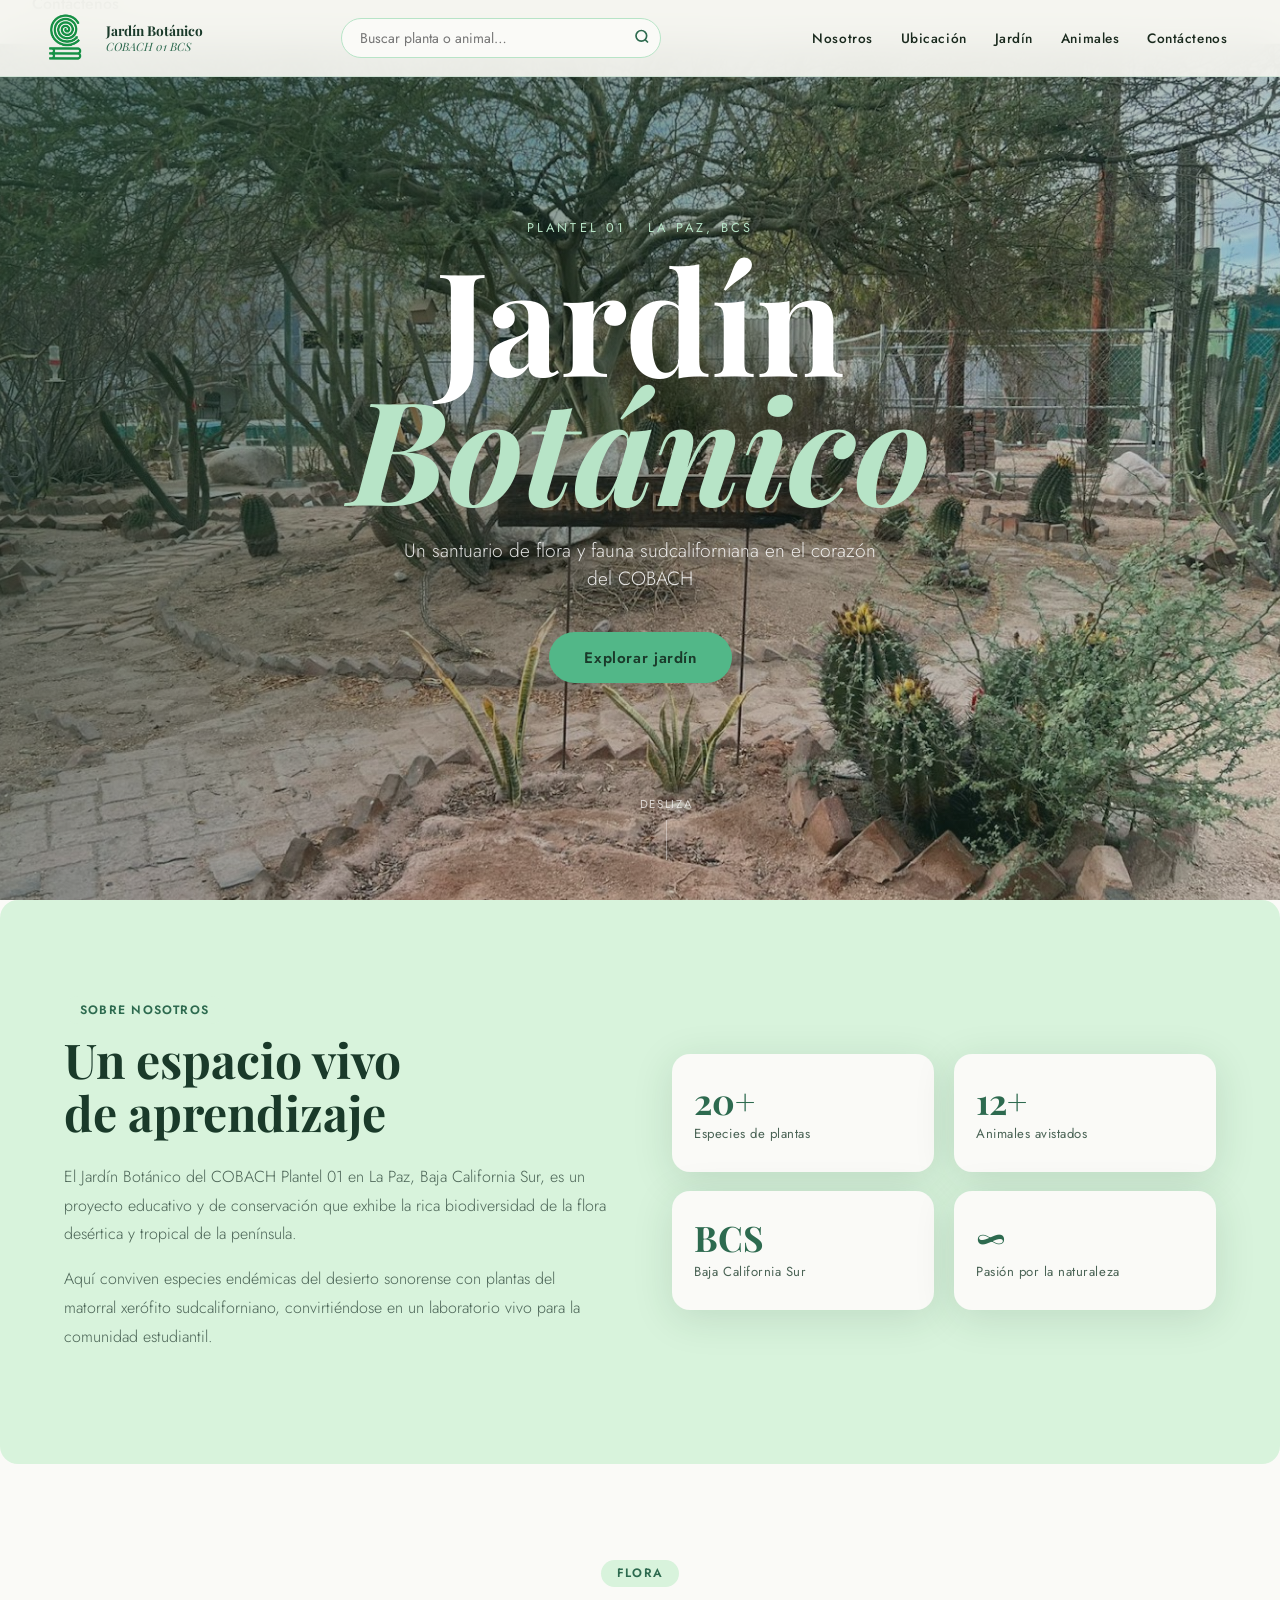
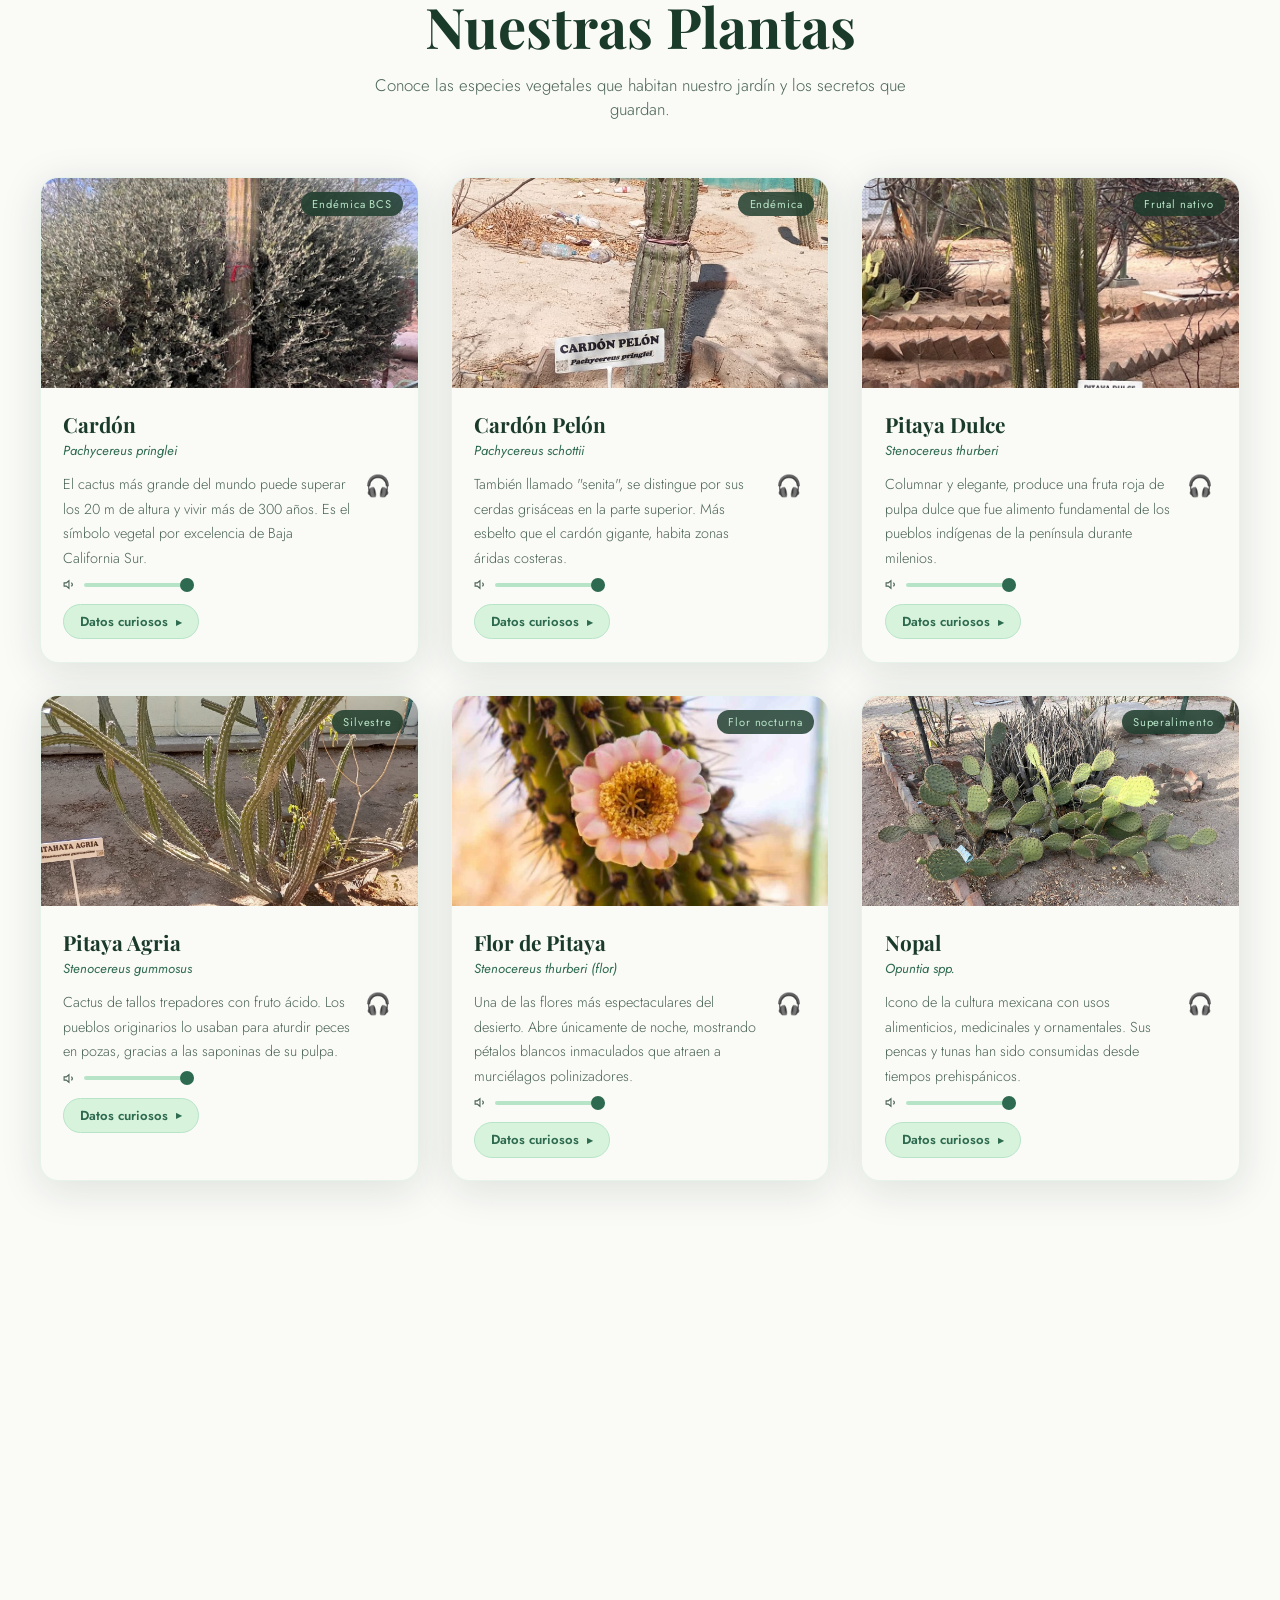
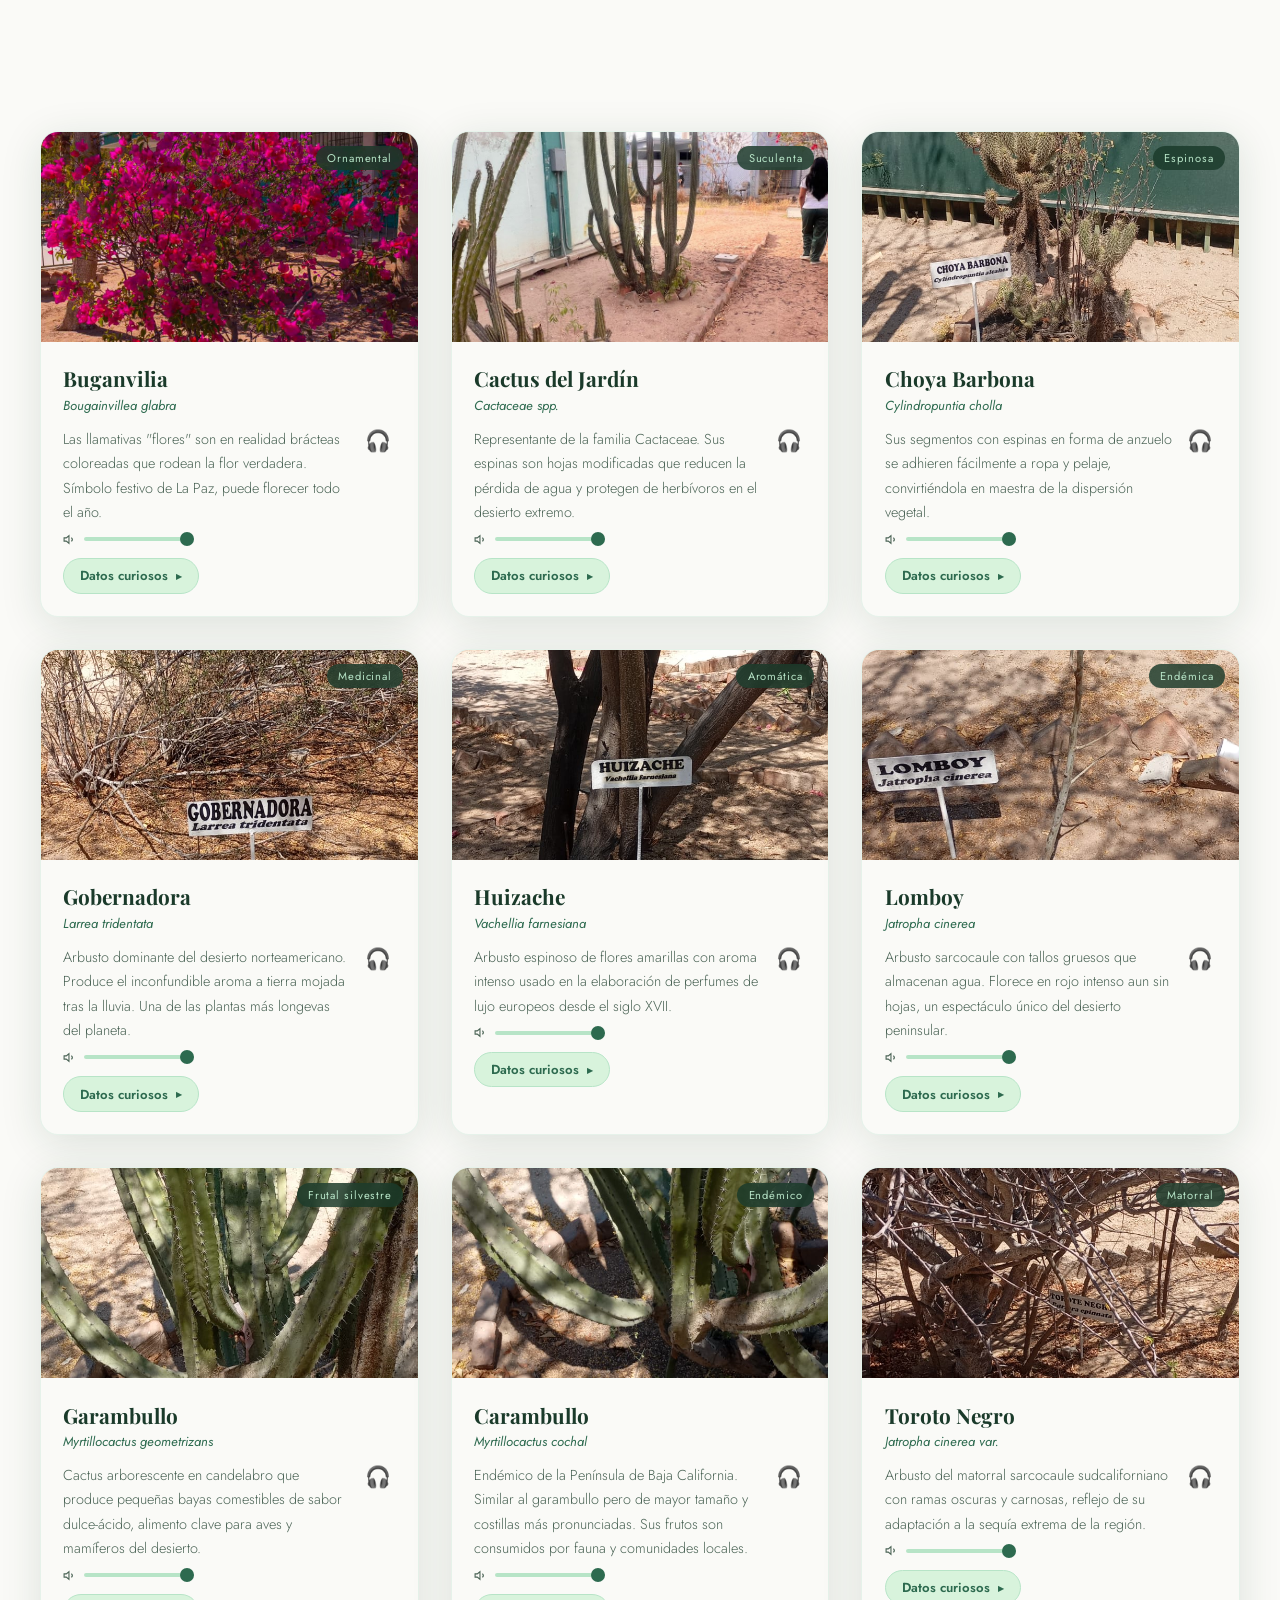
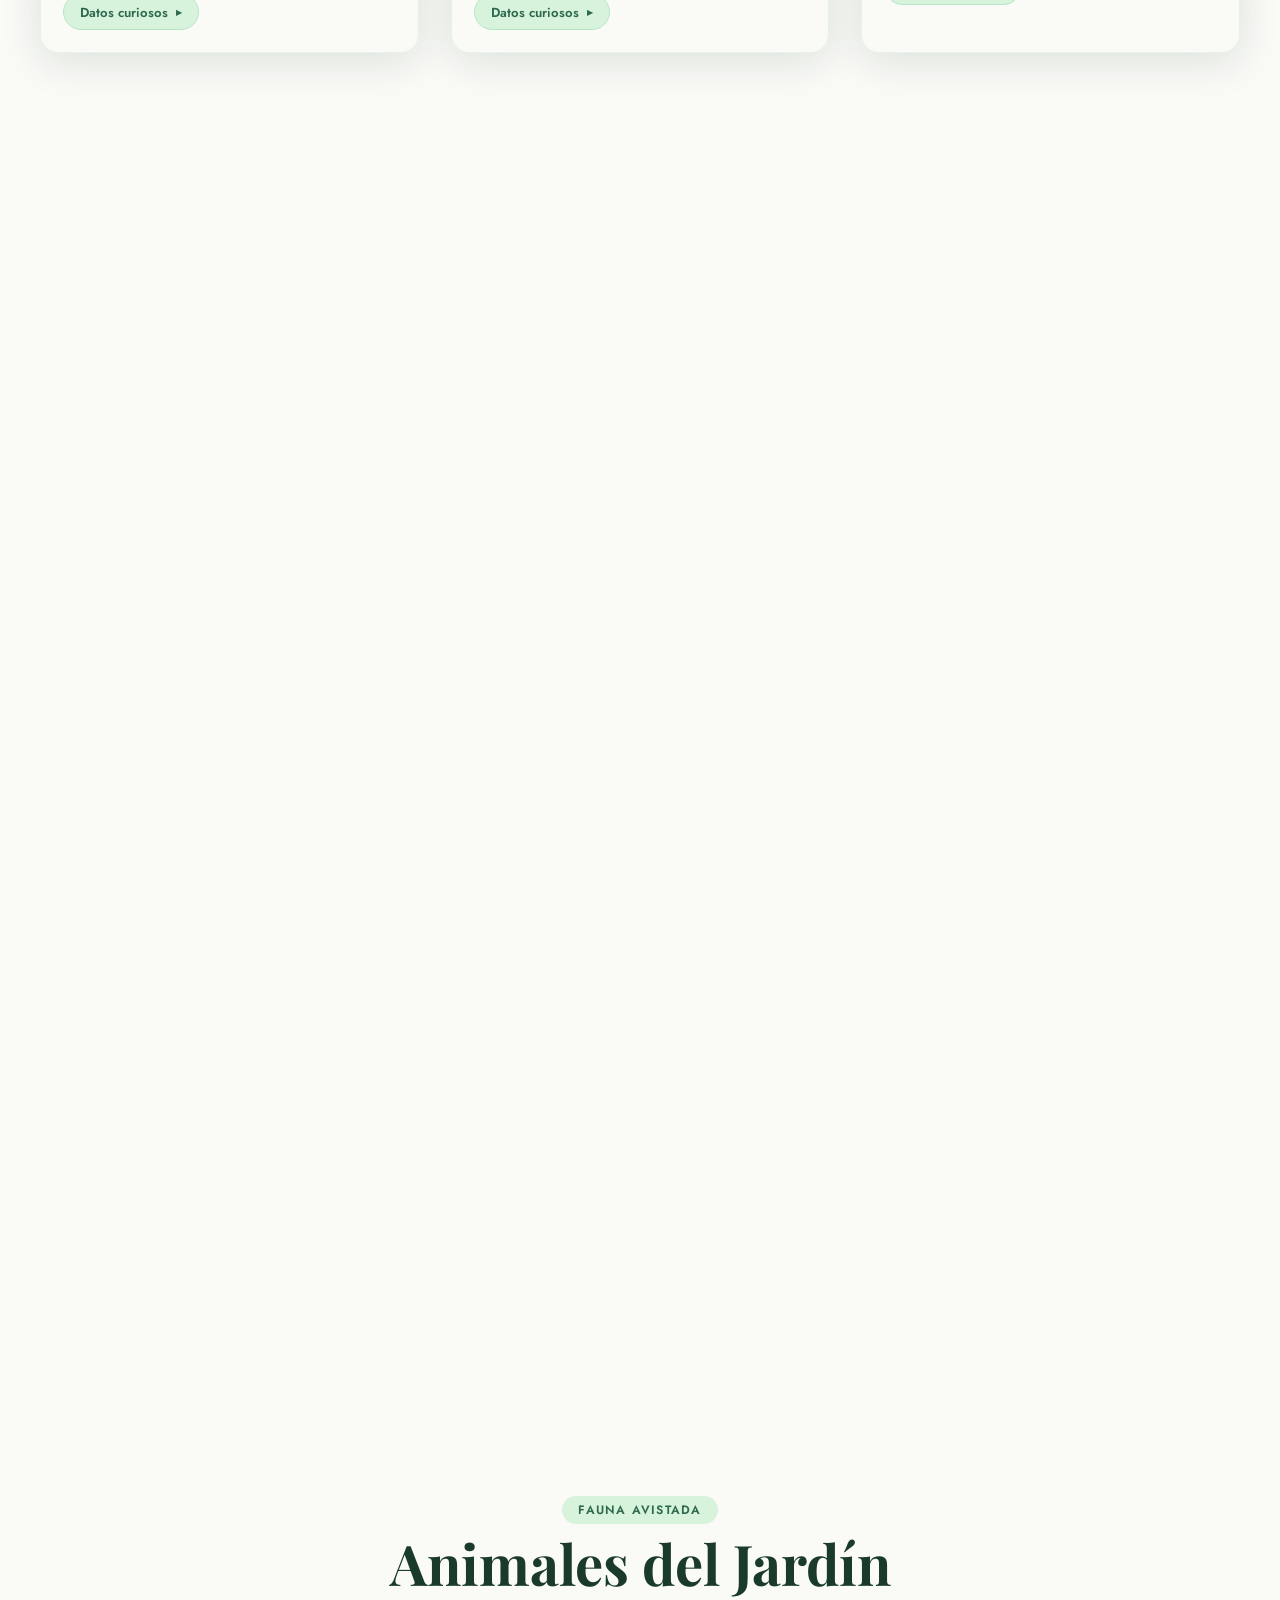
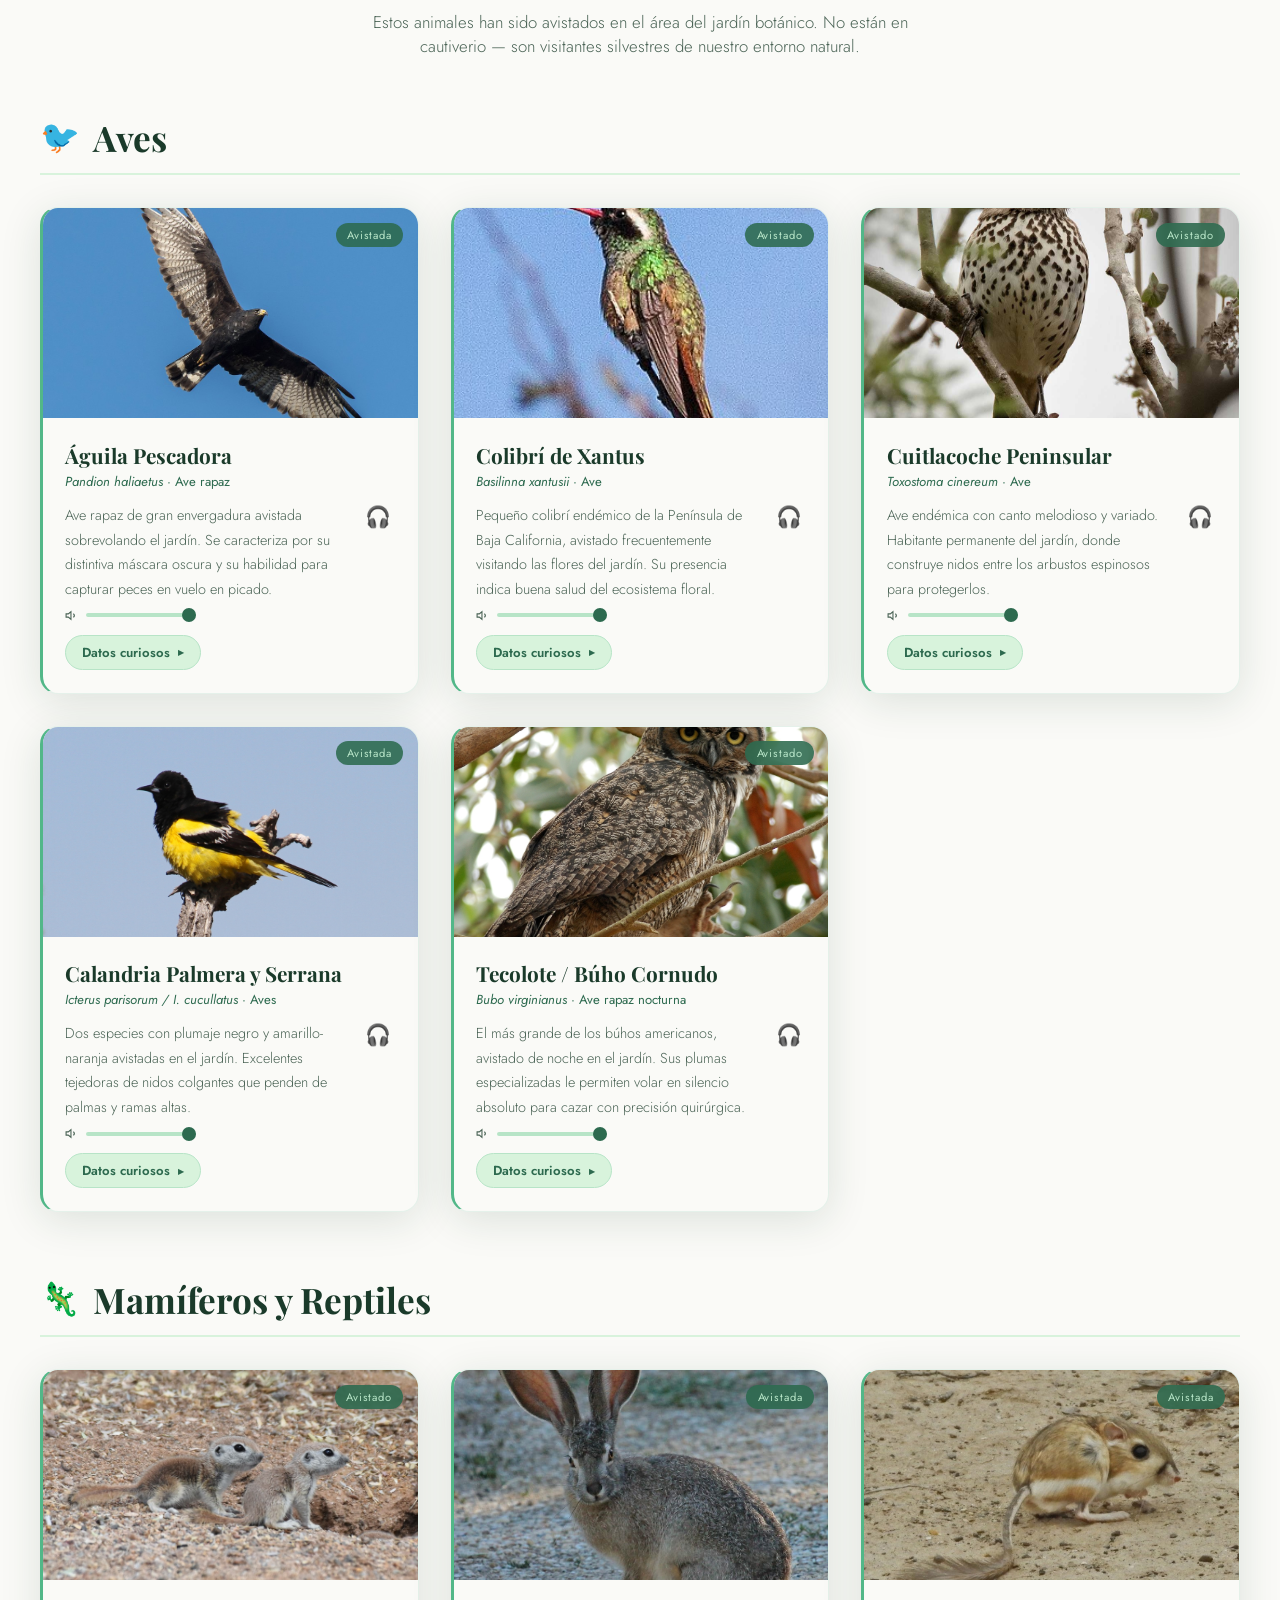
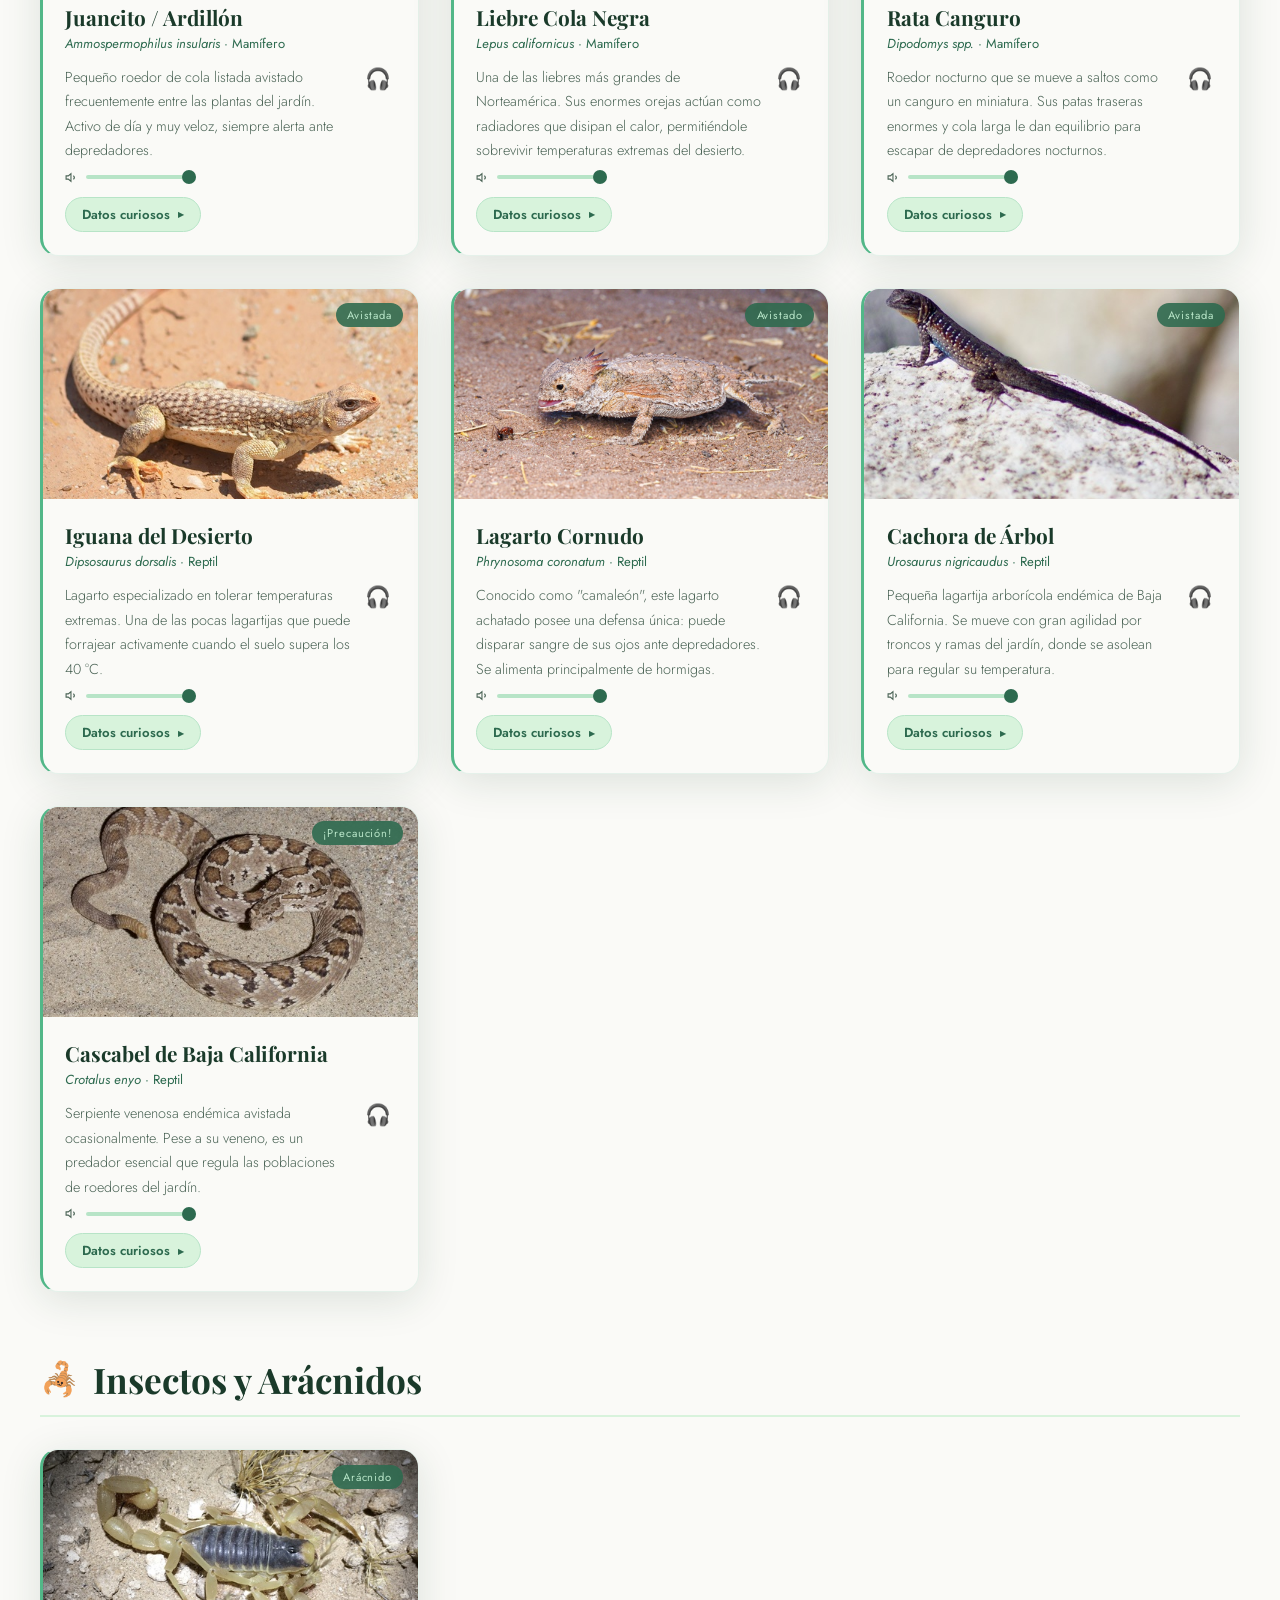
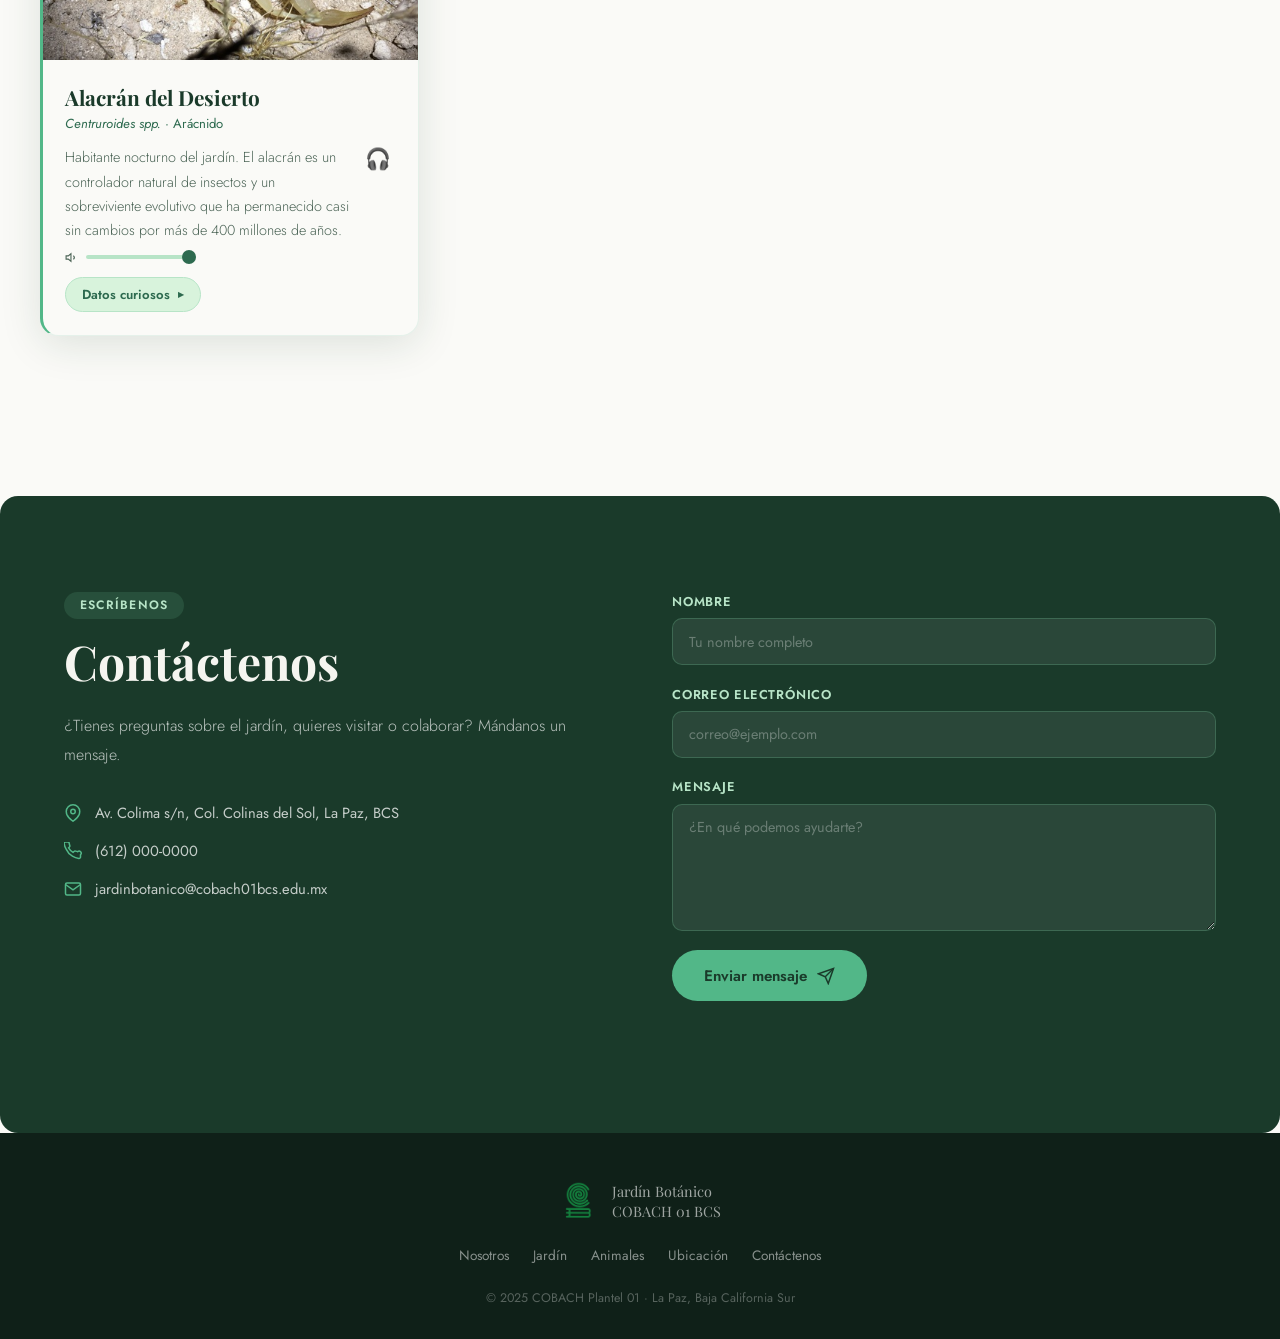
<file: Jardin_botanico/index.html>
<!DOCTYPE html>
<html lang="es">
<head>
  <meta charset="UTF-8" />
  <meta name="viewport" content="width=device-width, initial-scale=1.0, minimum-scale=1.0"/>
  <title>Jardín Botánico COBACH 01 BCS</title>
  <link rel="stylesheet" href="style.css" />
  <link href="https://fonts.googleapis.com/css2?family=Playfair+Display:ital,wght@0,400;0,700;1,400&family=Jost:wght@300;400;500;600&display=swap" rel="stylesheet"/>
</head>
<body>

<!-- 
     barra de navegacion
 -->
<header class="navbar" id="navbar">
  <div class="nav-brand">
    <img src="Logotipo_COBACH.png" alt="Logo COBACH" class="nav-logo" />
    <span class="nav-title">Jardín Botánico<br><em>COBACH 01 BCS</em></span>
  </div>

  <div class="nav-search">
    <input type="text" id="searchInput" placeholder="Buscar planta o animal…" autocomplete="off"/>
    <button onclick="doSearch()" aria-label="Buscar">
      <svg width="16" height="16" viewBox="0 0 24 24" fill="none" stroke="currentColor" stroke-width="2.5"><circle cx="11" cy="11" r="8"/><line x1="21" y1="21" x2="16.65" y2="16.65"/></svg>
    </button>
    <ul id="searchResults" class="search-dropdown"></ul>
  </div>

  <nav class="nav-links">
    <a href="#nosotros">Nosotros</a>
    <a href="#ubicacion">Ubicación</a>
    <a href="#jardin">Jardín</a>
    <a href="#animales">Animales</a>
    <a href="#contacto">Contáctenos</a>
  </nav>

  <button class="hamburger" id="hamburger" aria-label="Menú">
    <span></span><span></span><span></span>
  </button>
</header>

<div class="mobile-menu" id="mobileMenu">
  <a href="#nosotros"  onclick="closeMobile()">Nosotros</a>
  <a href="#ubicacion" onclick="closeMobile()">Ubicación</a>
  <a href="#jardin"    onclick="closeMobile()">Jardín</a>
  <a href="#animales"  onclick="closeMobile()">Animales</a>
  <a href="#contacto"  onclick="closeMobile()">Contáctenos</a>
</div>

<!-- 
     HERO "bienvenida espectacular"
 -->
<section class="hero" id="inicio">
  <div class="hero-bg">
    <img src="jardin botanico entrada.jpeg" alt="Entrada Jardín Botánico" class="hero-img"/>
    <div class="hero-overlay"></div>
  </div>
  <div class="hero-content">
    <p class="hero-eyebrow">Plantel 01 · La Paz, BCS</p>
    <h1 class="hero-title">Jardín<br><span>Botánico</span></h1>
    <p class="hero-sub">Un santuario de flora y fauna sudcaliforniana en el corazón del COBACH</p>
    <a href="#jardin" class="hero-cta">Explorar jardín</a>
  </div>
  <div class="hero-scroll-hint">
    <span>Desliza</span>
    <div class="scroll-arrow"></div>
  </div>
</section>

<!-- 
     NOSOTROS "quienes somos y por que este proyecto"
 -->
<section class="section nosotros" id="nosotros">
  <div class="section-inner two-col">
    <div class="text-block reveal">
      <span class="tag">Sobre nosotros</span>
      <h2>Un espacio vivo<br>de aprendizaje</h2>
      <p>El Jardín Botánico del COBACH Plantel 01 en La Paz, Baja California Sur, es un proyecto educativo y de conservación que exhibe la rica biodiversidad de la flora desértica y tropical de la península.</p>
      <p>Aquí conviven especies endémicas del desierto sonorense con plantas del matorral xerófito sudcaliforniano, convirtiéndose en un laboratorio vivo para la comunidad estudiantil.</p>
    </div>
    <div class="stat-grid reveal">
      <div class="stat-card"><span class="stat-num">20+</span><span class="stat-label">Especies de plantas</span></div>
      <div class="stat-card"><span class="stat-num">12+</span><span class="stat-label">Animales avistados</span></div>
      <div class="stat-card"><span class="stat-num">BCS</span><span class="stat-label">Baja California Sur</span></div>
      <div class="stat-card"><span class="stat-num">∞</span><span class="stat-label">Pasión por la naturaleza</span></div>
    </div>
  </div>
</section>

<!-- 
     JARDÍN — PLANTAS "la parte mas importante del proyecto, las plantas que tenemos y sus datos curiosos"
 -->
<section class="section jardin" id="jardin">
  <div class="section-header reveal">
    <span class="tag">Flora</span>
    <h2>Nuestras Plantas</h2>
    <p class="section-desc">Conoce las especies vegetales que habitan nuestro jardín y los secretos que guardan.</p>
  </div>

  <div class="plants-grid">

    <!-- CARDÓN -->
    <article class="plant-card reveal" data-search="cardon cactus gigante baja california">
      <div class="plant-img-wrap">
        <img src="Cardon planta.jpg" alt="Cardón" loading="lazy"/>
        <span class="plant-badge">Endémica BCS</span>
      </div>
      <div class="plant-info">
        <h3>Cardón</h3>
        <p class="plant-latin"><em>Pachycereus pringlei</em></p>
        <div class="desc-row">
          <p class="plant-desc">El cactus más grande del mundo puede superar los 20 m de altura y vivir más de 300 años. Es el símbolo vegetal por excelencia de Baja California Sur.</p>
          <button class="tts-btn" aria-label="Escuchar descripción" onclick="ttsPlay(this)">🎧</button>
        </div>
        <div class="tts-volume-row">
          <svg width="13" height="13" viewBox="0 0 24 24" fill="none" stroke="currentColor" stroke-width="2"><polygon points="11 5 6 9 2 9 2 15 6 15 11 19 11 5"/><path d="M15.54 8.46a5 5 0 0 1 0 7.07"/></svg>
          <input type="range" class="tts-vol" min="0" max="1" step="0.05" value="1" oninput="setVol(this)"/>
        </div>
        <details>
          <summary><span class="details-label">Datos curiosos</span><span class="details-arrow">▸</span></summary>
          <ul><li>Sus semillas son dispersadas por murciélagos y aves.</li><li>El tronco muerto se usa como madera de construcción.</li><li>Puede almacenar hasta 3,000 litros de agua.</li></ul>
        </details>
      </div>
    </article>

    <!-- CARDÓN PELÓN -->
    <article class="plant-card reveal" data-search="cardon pelon senita cactus cerdas grises columnar">
      <div class="plant-img-wrap">
        <img src="cardon pelon planta.jpg" alt="Cardón Pelón" loading="lazy"/>
        <span class="plant-badge">Endémica</span>
      </div>
      <div class="plant-info">
        <h3>Cardón Pelón</h3>
        <p class="plant-latin"><em>Pachycereus schottii</em></p>
        <div class="desc-row">
          <p class="plant-desc">También llamado "senita", se distingue por sus cerdas grisáceas en la parte superior. Más esbelto que el cardón gigante, habita zonas áridas costeras.</p>
          <button class="tts-btn" aria-label="Escuchar descripción" onclick="ttsPlay(this)">🎧</button>
        </div>
        <div class="tts-volume-row">
          <svg width="13" height="13" viewBox="0 0 24 24" fill="none" stroke="currentColor" stroke-width="2"><polygon points="11 5 6 9 2 9 2 15 6 15 11 19 11 5"/><path d="M15.54 8.46a5 5 0 0 1 0 7.07"/></svg>
          <input type="range" class="tts-vol" min="0" max="1" step="0.05" value="1" oninput="setVol(this)"/>
        </div>
        <details>
          <summary><span class="details-label">Datos curiosos</span><span class="details-arrow">▸</span></summary>
          <ul><li>Sus flores solo abren de noche y tienen polinizador especializado.</li><li>Las cerdas grises solo aparecen en la zona adulta del tallo.</li><li>Su tallo joven es comestible en algunas comunidades de Sonora.</li></ul>
        </details>
      </div>
    </article>

    <!-- PITAYA DULCE -->
    <article class="plant-card reveal" data-search="pitaya dulce fruta cactus roja">
      <div class="plant-img-wrap">
        <img src="pitaya Dulce planta.jpg" alt="Pitaya Dulce" loading="lazy"/>
        <span class="plant-badge">Frutal nativo</span>
      </div>
      <div class="plant-info">
        <h3>Pitaya Dulce</h3>
        <p class="plant-latin"><em>Stenocereus thurberi</em></p>
        <div class="desc-row">
          <p class="plant-desc">Columnar y elegante, produce una fruta roja de pulpa dulce que fue alimento fundamental de los pueblos indígenas de la península durante milenios.</p>
          <button class="tts-btn" aria-label="Escuchar descripción" onclick="ttsPlay(this)">🎧</button>
        </div>
        <div class="tts-volume-row">
          <svg width="13" height="13" viewBox="0 0 24 24" fill="none" stroke="currentColor" stroke-width="2"><polygon points="11 5 6 9 2 9 2 15 6 15 11 19 11 5"/><path d="M15.54 8.46a5 5 0 0 1 0 7.07"/></svg>
          <input type="range" class="tts-vol" min="0" max="1" step="0.05" value="1" oninput="setVol(this)"/>
        </div>
        <details>
          <summary><span class="details-label">Datos curiosos</span><span class="details-arrow">▸</span></summary>
          <ul><li>La temporada de fruta dura apenas unas semanas en verano.</li><li>Los guaycuras y pericúes organizaban fiestas de la pitaya.</li><li>Su jugo fermentado producía un licor ceremonial.</li></ul>
        </details>
      </div>
    </article>

    <!-- PITAYA AGRIA -->
    <article class="plant-card reveal" data-search="pitaya agria cactus acido trepador">
      <div class="plant-img-wrap">
        <img src="pitaya agria.jpg" alt="Pitaya Agria" loading="lazy"/>
        <span class="plant-badge">Silvestre</span>
      </div>
      <div class="plant-info">
        <h3>Pitaya Agria</h3>
        <p class="plant-latin"><em>Stenocereus gummosus</em></p>
        <div class="desc-row">
          <p class="plant-desc">Cactus de tallos trepadores con fruto ácido. Los pueblos originarios lo usaban para aturdir peces en pozas, gracias a las saponinas de su pulpa.</p>
          <button class="tts-btn" aria-label="Escuchar descripción" onclick="ttsPlay(this)">🎧</button>
        </div>
        <div class="tts-volume-row">
          <svg width="13" height="13" viewBox="0 0 24 24" fill="none" stroke="currentColor" stroke-width="2"><polygon points="11 5 6 9 2 9 2 15 6 15 11 19 11 5"/><path d="M15.54 8.46a5 5 0 0 1 0 7.07"/></svg>
          <input type="range" class="tts-vol" min="0" max="1" step="0.05" value="1" oninput="setVol(this)"/>
        </div>
        <details>
          <summary><span class="details-label">Datos curiosos</span><span class="details-arrow">▸</span></summary>
          <ul><li>Las saponinas de su pulpa se usaban para aturdir peces en pozas.</li><li>Sus flores rosas abren de noche y duran muy poco.</li><li>Sus espinas pueden medir hasta 4 cm de largo.</li></ul>
        </details>
      </div>
    </article>

    <!-- FLOR DE PITAYA -->
    <article class="plant-card reveal" data-search="flor pitaya nocturna blanca cactus">
      <div class="plant-img-wrap">
        <img src="flor de pitaya planta.webp" alt="Flor de Pitaya" loading="lazy"/>
        <span class="plant-badge">Flor nocturna</span>
      </div>
      <div class="plant-info">
        <h3>Flor de Pitaya</h3>
        <p class="plant-latin"><em>Stenocereus thurberi (flor)</em></p>
        <div class="desc-row">
          <p class="plant-desc">Una de las flores más espectaculares del desierto. Abre únicamente de noche, mostrando pétalos blancos inmaculados que atraen a murciélagos polinizadores.</p>
          <button class="tts-btn" aria-label="Escuchar descripción" onclick="ttsPlay(this)">🎧</button>
        </div>
        <div class="tts-volume-row">
          <svg width="13" height="13" viewBox="0 0 24 24" fill="none" stroke="currentColor" stroke-width="2"><polygon points="11 5 6 9 2 9 2 15 6 15 11 19 11 5"/><path d="M15.54 8.46a5 5 0 0 1 0 7.07"/></svg>
          <input type="range" class="tts-vol" min="0" max="1" step="0.05" value="1" oninput="setVol(this)"/>
        </div>
        <details>
          <summary><span class="details-label">Datos curiosos</span><span class="details-arrow">▸</span></summary>
          <ul><li>Cada flor dura solo una noche.</li><li>El perfume nocturno se percibe a metros de distancia.</li><li>Símbolo de la efímera belleza del desierto.</li></ul>
        </details>
      </div>
    </article>

    <!-- NOPAL hummm de echo tengo una historia bien curiosa, pero no la van a saber por que soy malvado. -->
    <article class="plant-card reveal" data-search="nopal tuna cactus paleta comestible">
      <div class="plant-img-wrap">
        <img src="nopales planta.jpg" alt="Nopal" loading="lazy"/>
        <span class="plant-badge">Superalimento</span>
      </div>
      <div class="plant-info">
        <h3>Nopal</h3>
        <p class="plant-latin"><em>Opuntia spp.</em></p>
        <div class="desc-row">
          <p class="plant-desc">Icono de la cultura mexicana con usos alimenticios, medicinales y ornamentales. Sus pencas y tunas han sido consumidas desde tiempos prehispánicos.</p>
          <button class="tts-btn" aria-label="Escuchar descripción" onclick="ttsPlay(this)">🎧</button>
        </div>
        <div class="tts-volume-row">
          <svg width="13" height="13" viewBox="0 0 24 24" fill="none" stroke="currentColor" stroke-width="2"><polygon points="11 5 6 9 2 9 2 15 6 15 11 19 11 5"/><path d="M15.54 8.46a5 5 0 0 1 0 7.07"/></svg>
          <input type="range" class="tts-vol" min="0" max="1" step="0.05" value="1" oninput="setVol(this)"/>
        </div>
        <details>
          <summary><span class="details-label">Datos curiosos</span><span class="details-arrow">▸</span></summary>
          <ul><li>Tiene propiedades hipoglucemiantes documentadas científicamente.</li><li>Sus espinas eran usadas como agujas por pueblos indígenas.</li><li>La grana cochinilla vive en sus pencas y produce tinte rojo natural.</li></ul>
        </details>
      </div>
    </article>

    <!-- JOJOBA "planta olvidada por dios a mi gusto" -->
    <article class="plant-card reveal" data-search="jojoba aceite cosmetico arbusto desierto">
      <div class="plant-img-wrap">
        <img src="jojoba planta.jpg" alt="Jojoba" loading="lazy"/>
        <span class="plant-badge">Oro líquido</span>
      </div>
      <div class="plant-info">
        <h3>Jojoba</h3>
        <p class="plant-latin"><em>Simmondsia chinensis</em></p>
        <div class="desc-row">
          <p class="plant-desc">Arbusto resistente cuyas semillas producen una cera líquida única en el reino vegetal, con propiedades cosméticas y lubricantes excepcionales.</p>
          <button class="tts-btn" aria-label="Escuchar descripción" onclick="ttsPlay(this)">🎧</button>
        </div>
        <div class="tts-volume-row">
          <svg width="13" height="13" viewBox="0 0 24 24" fill="none" stroke="currentColor" stroke-width="2"><polygon points="11 5 6 9 2 9 2 15 6 15 11 19 11 5"/><path d="M15.54 8.46a5 5 0 0 1 0 7.07"/></svg>
          <input type="range" class="tts-vol" min="0" max="1" step="0.05" value="1" oninput="setVol(this)"/>
        </div>
        <details>
          <summary><span class="details-label">Datos curiosos</span><span class="details-arrow">▸</span></summary>
          <ul><li>Es el único vegetal que produce cera líquida en lugar de aceite.</li><li>Fue propuesta como sustituto del aceite de ballena en los 70s.</li><li>Puede vivir más de 200 años en condiciones áridas.</li></ul>
        </details>
      </div>
    </article>

    <!-- YUCCA BACCATA  "no coman esto... enserio"-->
    <article class="plant-card reveal" data-search="yucca datilillo agave fibra palma">
      <div class="plant-img-wrap">
        <img src="yucca baccata planta.jpg" alt="Yucca Baccata" loading="lazy"/>
        <span class="plant-badge">Fibra tradicional</span>
      </div>
      <div class="plant-info">
        <h3>Yucca Baccata</h3>
        <p class="plant-latin"><em>Yucca baccata</em></p>
        <div class="desc-row">
          <p class="plant-desc">El "datilillo" produce frutos dulces comestibles y fibras resistentes que los pueblos originarios usaban para tejer cestas, sandalias y cuerdas.</p>
          <button class="tts-btn" aria-label="Escuchar descripción" onclick="ttsPlay(this)">🎧</button>
        </div>
        <div class="tts-volume-row">
          <svg width="13" height="13" viewBox="0 0 24 24" fill="none" stroke="currentColor" stroke-width="2"><polygon points="11 5 6 9 2 9 2 15 6 15 11 19 11 5"/><path d="M15.54 8.46a5 5 0 0 1 0 7.07"/></svg>
          <input type="range" class="tts-vol" min="0" max="1" step="0.05" value="1" oninput="setVol(this)"/>
        </div>
        <details>
          <summary><span class="details-label">Datos curiosos</span><span class="details-arrow">▸</span></summary>
          <ul><li>Tiene una relación simbiótica obligada con la polilla Tegeticula.</li><li>Su raíz produce saponinas usadas como jabón natural.</li><li>Los frutos se pueden comer crudos, asados o deshidratados.</li></ul>
        </details>
      </div>
    </article>

    <!-- CIRUELO DE MONTE -->
    <article class="plant-card reveal" data-search="ciruelo monte fruta silvestre arbol">
      <div class="plant-img-wrap">
        <img src="Ciruelo de monte planta.jpg" alt="Ciruelo de Monte" loading="lazy"/>
        <span class="plant-badge">Árbol nativo</span>
      </div>
      <div class="plant-info">
        <h3>Ciruelo de Monte</h3>
        <p class="plant-latin"><em>Cyrtocarpa edulis</em></p>
        <div class="desc-row">
          <p class="plant-desc">Árbol caducifolio de zonas tropicales secas de BCS. Sus frutos amarillos son consumidos por fauna local y comunidades rurales en temporada.</p>
          <button class="tts-btn" aria-label="Escuchar descripción" onclick="ttsPlay(this)">🎧</button>
        </div>
        <div class="tts-volume-row">
          <svg width="13" height="13" viewBox="0 0 24 24" fill="none" stroke="currentColor" stroke-width="2"><polygon points="11 5 6 9 2 9 2 15 6 15 11 19 11 5"/><path d="M15.54 8.46a5 5 0 0 1 0 7.07"/></svg>
          <input type="range" class="tts-vol" min="0" max="1" step="0.05" value="1" oninput="setVol(this)"/>
        </div>
        <details>
          <summary><span class="details-label">Datos curiosos</span><span class="details-arrow">▸</span></summary>
          <ul><li>Es pariente cercano del mango y el jobo.</li><li>Pierde sus hojas en temporada seca como estrategia de supervivencia.</li><li>La fauna silvestre depende de sus frutos estacionalmente.</li></ul>
        </details>
      </div>
    </article>

    <!-- BUGANVILIA  "y baila lento flor moraadaaaa que me recuerdas a mi amadaaaa"-->
    <article class="plant-card reveal" data-search="buganvilia bugambilia flores ornamental">
      <div class="plant-img-wrap">
        <img src="Buganvilia planta.jpg" alt="Buganvilia" loading="lazy"/>
        <span class="plant-badge">Ornamental</span>
      </div>
      <div class="plant-info">
        <h3>Buganvilia</h3>
        <p class="plant-latin"><em>Bougainvillea glabra</em></p>
        <div class="desc-row">
          <p class="plant-desc">Las llamativas "flores" son en realidad brácteas coloreadas que rodean la flor verdadera. Símbolo festivo de La Paz, puede florecer todo el año.</p>
          <button class="tts-btn" aria-label="Escuchar descripción" onclick="ttsPlay(this)">🎧</button>
        </div>
        <div class="tts-volume-row">
          <svg width="13" height="13" viewBox="0 0 24 24" fill="none" stroke="currentColor" stroke-width="2"><polygon points="11 5 6 9 2 9 2 15 6 15 11 19 11 5"/><path d="M15.54 8.46a5 5 0 0 1 0 7.07"/></svg>
          <input type="range" class="tts-vol" min="0" max="1" step="0.05" value="1" oninput="setVol(this)"/>
        </div>
        <details>
          <summary><span class="details-label">Datos curiosos</span><span class="details-arrow">▸</span></summary>
          <ul><li>Su nombre honra al explorador francés Louis Antoine de Bougainville.</li><li>Puede florecer todo el año en climas cálidos.</li><li>Las brácteas secas se usan en medicina tradicional contra la tos.</li></ul>
        </details>
      </div>
    </article>

    <!-- CACTUS  "me pregunto a que sabran"-->
    <article class="plant-card reveal" data-search="cactus biznaga espinas desierto suculenta">
      <div class="plant-img-wrap">
        <img src="captus planta.jpg" alt="Cactus" loading="lazy"/>
        <span class="plant-badge">Suculenta</span>
      </div>
      <div class="plant-info">
        <h3>Cactus del Jardín</h3>
        <p class="plant-latin"><em>Cactaceae spp.</em></p>
        <div class="desc-row">
          <p class="plant-desc">Representante de la familia Cactaceae. Sus espinas son hojas modificadas que reducen la pérdida de agua y protegen de herbívoros en el desierto extremo.</p>
          <button class="tts-btn" aria-label="Escuchar descripción" onclick="ttsPlay(this)">🎧</button>
        </div>
        <div class="tts-volume-row">
          <svg width="13" height="13" viewBox="0 0 24 24" fill="none" stroke="currentColor" stroke-width="2"><polygon points="11 5 6 9 2 9 2 15 6 15 11 19 11 5"/><path d="M15.54 8.46a5 5 0 0 1 0 7.07"/></svg>
          <input type="range" class="tts-vol" min="0" max="1" step="0.05" value="1" oninput="setVol(this)"/>
        </div>
        <details>
          <summary><span class="details-label">Datos curiosos</span><span class="details-arrow">▸</span></summary>
          <ul><li>Los cactus solo existen nativamente en América.</li><li>Sus raíces superficiales absorben lluvia casi al instante.</li><li>Algunas especies florecen una sola vez en décadas.</li></ul>
        </details>
      </div>
    </article>

    <!-- CHOYA BARBONA -->
    <article class="plant-card reveal" data-search="choya barbona cactus espinas anzuelo">
      <div class="plant-img-wrap">
        <img src="choya barbona planta.jpg" alt="Choya Barbona" loading="lazy"/>
        <span class="plant-badge">Espinosa</span>
      </div>
      <div class="plant-info">
        <h3>Choya Barbona</h3>
        <p class="plant-latin"><em>Cylindropuntia cholla</em></p>
        <div class="desc-row">
          <p class="plant-desc">Sus segmentos con espinas en forma de anzuelo se adhieren fácilmente a ropa y pelaje, convirtiéndola en maestra de la dispersión vegetal.</p>
          <button class="tts-btn" aria-label="Escuchar descripción" onclick="ttsPlay(this)">🎧</button>
        </div>
        <div class="tts-volume-row">
          <svg width="13" height="13" viewBox="0 0 24 24" fill="none" stroke="currentColor" stroke-width="2"><polygon points="11 5 6 9 2 9 2 15 6 15 11 19 11 5"/><path d="M15.54 8.46a5 5 0 0 1 0 7.07"/></svg>
          <input type="range" class="tts-vol" min="0" max="1" step="0.05" value="1" oninput="setVol(this)"/>
        </div>
        <details>
          <summary><span class="details-label">Datos curiosos</span><span class="details-arrow">▸</span></summary>
          <ul><li>Sus segmentos caídos enraízan generando nuevas plantas.</li><li>Es refugio de aves que anidan entre sus ramas espinosas.</li><li>Algunos murciélagos se cuelgan de ella para descansar.</li></ul>
        </details>
      </div>
    </article>

    <!-- GOBERNADORA "cuando busque esta planta me salieron varias imagenes curiosas, no quiero hablar de eso."-->
    <article class="plant-card reveal" data-search="gobernadora creosota arbusto medicinal lluvia olor">
      <div class="plant-img-wrap">
        <img src="gobernadora planta.jpg" alt="Gobernadora" loading="lazy"/>
        <span class="plant-badge">Medicinal</span>
      </div>
      <div class="plant-info">
        <h3>Gobernadora</h3>
        <p class="plant-latin"><em>Larrea tridentata</em></p>
        <div class="desc-row">
          <p class="plant-desc">Arbusto dominante del desierto norteamericano. Produce el inconfundible aroma a tierra mojada tras la lluvia. Una de las plantas más longevas del planeta.</p>
          <button class="tts-btn" aria-label="Escuchar descripción" onclick="ttsPlay(this)">🎧</button>
        </div>
        <div class="tts-volume-row">
          <svg width="13" height="13" viewBox="0 0 24 24" fill="none" stroke="currentColor" stroke-width="2"><polygon points="11 5 6 9 2 9 2 15 6 15 11 19 11 5"/><path d="M15.54 8.46a5 5 0 0 1 0 7.07"/></svg>
          <input type="range" class="tts-vol" min="0" max="1" step="0.05" value="1" oninput="setVol(this)"/>
        </div>
        <details>
          <summary><span class="details-label">Datos curiosos</span><span class="details-arrow">▸</span></summary>
          <ul><li>El individuo "King Clone" en California tiene más de 11,000 años.</li><li>Usada en medicina tradicional para artritis y resfriados.</li><li>Su resina protege sus hojas de la deshidratación extrema.</li></ul>
        </details>
      </div>
    </article>

    <!-- HUIZACHE -->
    <article class="plant-card reveal" data-search="huizache acacia flor amarilla aromática">
      <div class="plant-img-wrap">
        <img src="huizache planta.jpg" alt="Huizache" loading="lazy"/>
        <span class="plant-badge">Aromática</span>
      </div>
      <div class="plant-info">
        <h3>Huizache</h3>
        <p class="plant-latin"><em>Vachellia farnesiana</em></p>
        <div class="desc-row">
          <p class="plant-desc">Arbusto espinoso de flores amarillas con aroma intenso usado en la elaboración de perfumes de lujo europeos desde el siglo XVII.</p>
          <button class="tts-btn" aria-label="Escuchar descripción" onclick="ttsPlay(this)">🎧</button>
        </div>
        <div class="tts-volume-row">
          <svg width="13" height="13" viewBox="0 0 24 24" fill="none" stroke="currentColor" stroke-width="2"><polygon points="11 5 6 9 2 9 2 15 6 15 11 19 11 5"/><path d="M15.54 8.46a5 5 0 0 1 0 7.07"/></svg>
          <input type="range" class="tts-vol" min="0" max="1" step="0.05" value="1" oninput="setVol(this)"/>
        </div>
        <details>
          <summary><span class="details-label">Datos curiosos</span><span class="details-arrow">▸</span></summary>
          <ul><li>Su fragancia se usa en perfumes de lujo europeos desde el siglo XVII.</li><li>Su corteza tiene taninos usados para curtir pieles.</li><li>Es fuente de néctar clave para abejas y mariposas del jardín.</li></ul>
        </details>
      </div>
    </article>

    <!-- LOMBOY "femboy..."-->
    <article class="plant-card reveal" data-search="lomboy jatropha arbusto rojo sarcocaule peninsular">
      <div class="plant-img-wrap">
        <img src="Lomboy planta.jpg" alt="Lomboy" loading="lazy"/>
        <span class="plant-badge">Endémica</span>
      </div>
      <div class="plant-info">
        <h3>Lomboy</h3>
        <p class="plant-latin"><em>Jatropha cinerea</em></p>
        <div class="desc-row">
          <p class="plant-desc">Arbusto sarcocaule con tallos gruesos que almacenan agua. Florece en rojo intenso aun sin hojas, un espectáculo único del desierto peninsular.</p>
          <button class="tts-btn" aria-label="Escuchar descripción" onclick="ttsPlay(this)">🎧</button>
        </div>
        <div class="tts-volume-row">
          <svg width="13" height="13" viewBox="0 0 24 24" fill="none" stroke="currentColor" stroke-width="2"><polygon points="11 5 6 9 2 9 2 15 6 15 11 19 11 5"/><path d="M15.54 8.46a5 5 0 0 1 0 7.07"/></svg>
          <input type="range" class="tts-vol" min="0" max="1" step="0.05" value="1" oninput="setVol(this)"/>
        </div>
        <details>
          <summary><span class="details-label">Datos curiosos</span><span class="details-arrow">▸</span></summary>
          <ul><li>Su látex era usado como pegamento natural artesanal.</li><li>Pertenece al grupo de plantas sarcocaules, únicas de BCS.</li><li>Las aves visitan sus flores rojas como fuente de néctar.</li></ul>
        </details>
      </div>
    </article>

    <!-- GARAMBULLO -->
    <article class="plant-card reveal" data-search="garambullo cactus candelabro bayas comestibles">
      <div class="plant-img-wrap">
        <img src="garambullo planta.jpg" alt="Garambullo" loading="lazy"/>
        <span class="plant-badge">Frutal silvestre</span>
      </div>
      <div class="plant-info">
        <h3>Garambullo</h3>
        <p class="plant-latin"><em>Myrtillocactus geometrizans</em></p>
        <div class="desc-row">
          <p class="plant-desc">Cactus arborescente en candelabro que produce pequeñas bayas comestibles de sabor dulce-ácido, alimento clave para aves y mamíferos del desierto.</p>
          <button class="tts-btn" aria-label="Escuchar descripción" onclick="ttsPlay(this)">🎧</button>
        </div>
        <div class="tts-volume-row">
          <svg width="13" height="13" viewBox="0 0 24 24" fill="none" stroke="currentColor" stroke-width="2"><polygon points="11 5 6 9 2 9 2 15 6 15 11 19 11 5"/><path d="M15.54 8.46a5 5 0 0 1 0 7.07"/></svg>
          <input type="range" class="tts-vol" min="0" max="1" step="0.05" value="1" oninput="setVol(this)"/>
        </div>
        <details>
          <summary><span class="details-label">Datos curiosos</span><span class="details-arrow">▸</span></summary>
          <ul><li>Su forma en candelabro es icónica del paisaje desértico de México.</li><li>Los frutos se comen frescos o en dulce tradicional.</li><li>Tiene uso ornamental y ceremonial en comunidades indígenas.</li></ul>
        </details>
      </div>
    </article>

    <!-- CARAMBULLO -->
    <article class="plant-card reveal" data-search="carambullo cactus endémico peninsular columnar">
      <div class="plant-img-wrap">
        <img src="carambullo planta.jpg" alt="Carambullo" loading="lazy"/>
        <span class="plant-badge">Endémico</span>
      </div>
      <div class="plant-info">
        <h3>Carambullo</h3>
        <p class="plant-latin"><em>Myrtillocactus cochal</em></p>
        <div class="desc-row">
          <p class="plant-desc">Endémico de la Península de Baja California. Similar al garambullo pero de mayor tamaño y costillas más pronunciadas. Sus frutos son consumidos por fauna y comunidades locales.</p>
          <button class="tts-btn" aria-label="Escuchar descripción" onclick="ttsPlay(this)">🎧</button>
        </div>
        <div class="tts-volume-row">
          <svg width="13" height="13" viewBox="0 0 24 24" fill="none" stroke="currentColor" stroke-width="2"><polygon points="11 5 6 9 2 9 2 15 6 15 11 19 11 5"/><path d="M15.54 8.46a5 5 0 0 1 0 7.07"/></svg>
          <input type="range" class="tts-vol" min="0" max="1" step="0.05" value="1" oninput="setVol(this)"/>
        </div>
        <details>
          <summary><span class="details-label">Datos curiosos</span><span class="details-arrow">▸</span></summary>
          <ul><li>Endémico únicamente de la Península de Baja California.</li><li>Sus frutos tienen mayor tamaño que los del garambullo común.</li><li>Especie en vigilancia por pérdida de hábitat.</li></ul>
        </details>
      </div>
    </article>

    <!-- TOROTO NEGRO  "tenemos negro, blanco, y rojo, solo falta el azul y verde para tener todos los colores de TOROTO"-->
    <article class="plant-card reveal" data-search="toroto negro arbusto matorral sarcocaule bcs">
      <div class="plant-img-wrap">
        <img src="toroto negro.jpg" alt="Toroto Negro" loading="lazy"/>
        <span class="plant-badge">Matorral</span>
      </div>
      <div class="plant-info">
        <h3>Toroto Negro</h3>
        <p class="plant-latin"><em>Jatropha cinerea var.</em></p>
        <div class="desc-row">
          <p class="plant-desc">Arbusto del matorral sarcocaule sudcaliforniano con ramas oscuras y carnosas, reflejo de su adaptación a la sequía extrema de la región.</p>
          <button class="tts-btn" aria-label="Escuchar descripción" onclick="ttsPlay(this)">🎧</button>
        </div>
        <div class="tts-volume-row">
          <svg width="13" height="13" viewBox="0 0 24 24" fill="none" stroke="currentColor" stroke-width="2"><polygon points="11 5 6 9 2 9 2 15 6 15 11 19 11 5"/><path d="M15.54 8.46a5 5 0 0 1 0 7.07"/></svg>
          <input type="range" class="tts-vol" min="0" max="1" step="0.05" value="1" oninput="setVol(this)"/>
        </div>
        <details>
          <summary><span class="details-label">Datos curiosos</span><span class="details-arrow">▸</span></summary>
          <ul><li>Almacena agua en sus tallos durante la temporada de lluvias.</li><li>Sus flores atraen insectos polinizadores del desierto.</li><li>Forma parte de comunidades vegetales todavía poco estudiadas.</li></ul>
        </details>
      </div>
    </article>

    <!-- TOROTO ROJO -->
    <article class="plant-card reveal" data-search="toroto rojo flor colibri arbusto peninsular">
      <div class="plant-img-wrap">
        <img src="toroto rojo planta.jpg" alt="Toroto Rojo" loading="lazy"/>
        <span class="plant-badge">Vistosa</span>
      </div>
      <div class="plant-info">
        <h3>Toroto Rojo</h3>
        <p class="plant-latin"><em>Jatropha cuneata</em></p>
        <div class="desc-row">
          <p class="plant-desc">Sus flores rojas llaman la atención de colibríes y mariposas. El contraste entre sus flores vívidas y el paisaje árido lo hace uno de los arbustos más fotogénicos del jardín.</p>
          <button class="tts-btn" aria-label="Escuchar descripción" onclick="ttsPlay(this)">🎧</button>
        </div>
        <div class="tts-volume-row">
          <svg width="13" height="13" viewBox="0 0 24 24" fill="none" stroke="currentColor" stroke-width="2"><polygon points="11 5 6 9 2 9 2 15 6 15 11 19 11 5"/><path d="M15.54 8.46a5 5 0 0 1 0 7.07"/></svg>
          <input type="range" class="tts-vol" min="0" max="1" step="0.05" value="1" oninput="setVol(this)"/>
        </div>
        <details>
          <summary><span class="details-label">Datos curiosos</span><span class="details-arrow">▸</span></summary>
          <ul><li>Sus tallos carnosos almacenan agua durante la sequía.</li><li>Sus ramas son usadas en artesanía y construcción ligera.</li><li>Atrae activamente al Colibrí de Xantus endémico de BCS.</li></ul>
        </details>
      </div>
    </article>

    <!-- VIEJITO "tan viejito que esta escrito con mis ultimas fuerzas"-->
    <article class="plant-card reveal" data-search="viejito cactus pelos blancos canas anciano cephalocereus">
      <div class="plant-img-wrap">
        <img src="viejito planta.jpg" alt="Viejito" loading="lazy"/>
        <span class="plant-badge">Inusual</span>
      </div>
      <div class="plant-info">
        <h3>Viejito</h3>
        <p class="plant-latin"><em>Cephalocereus senilis</em></p>
        <div class="desc-row">
          <p class="plant-desc">Su cubierta de largos pelos blancos le da el aspecto inconfundible de un anciano. Estos "pelos" son espinas modificadas que protegen al cactus del calor y el frío extremos.</p>
          <button class="tts-btn" aria-label="Escuchar descripción" onclick="ttsPlay(this)">🎧</button>
        </div>
        <div class="tts-volume-row">
          <svg width="13" height="13" viewBox="0 0 24 24" fill="none" stroke="currentColor" stroke-width="2"><polygon points="11 5 6 9 2 9 2 15 6 15 11 19 11 5"/><path d="M15.54 8.46a5 5 0 0 1 0 7.07"/></svg>
          <input type="range" class="tts-vol" min="0" max="1" step="0.05" value="1" oninput="setVol(this)"/>
        </div>
        <details>
          <summary><span class="details-label">Datos curiosos</span><span class="details-arrow">▸</span></summary>
          <ul><li>Puede tardar décadas en alcanzar su tamaño adulto.</li><li>Sus flores rosas solo aparecen de noche y cerca de la cima.</li><li>Los pelos reflejan el sol y regulan la temperatura del tallo.</li></ul>
        </details>
      </div>
    </article>

  </div><!-- /plants-grid -->

  <!-- CARRUSEL "reciclaje de arriba xdxdx,no pienso hacer esto denuevo" -->
  <div class="section-header reveal" style="margin-top:5rem">
    <span class="tag">Paisaje</span>
    <h2>El Desierto del Jardín</h2>
    <p class="section-desc">Recorrido visual por los rincones desérticos del espacio.</p>
  </div>
  <div class="carousel-wrapper reveal">
    <div class="carousel" id="carousel">
      <div class="carousel-track" id="carouselTrack">
        <div class="carousel-slide"><img src="jardin decertico1.jpg" alt="Jardín desértico 1" loading="lazy"/></div>
        <div class="carousel-slide"><img src="jardin decertico2.jpg" alt="Jardín desértico 2" loading="lazy"/></div>
        <div class="carousel-slide"><img src="jardin decertico3.jpg" alt="Jardín desértico 3" loading="lazy"/></div>
        <div class="carousel-slide"><img src="jardin decertico4.jpg" alt="Jardín desértico 4" loading="lazy"/></div>
        <div class="carousel-slide"><img src="jardin decertico5.jpg" alt="Jardín desértico 5" loading="lazy"/></div>
        <div class="carousel-slide"><img src="jardin decertico6.jpg" alt="Jardín desértico 6" loading="lazy"/></div>
        <div class="carousel-slide"><img src="jardin decertico7.jpg" alt="Jardín desértico 7" loading="lazy"/></div>
        <div class="carousel-slide"><img src="arbol con casas de pajaros1.jpg" alt="Árbol con casas de pájaros" loading="lazy"/></div>
      </div>
    </div>
    <button class="carousel-btn prev" id="prevBtn" aria-label="Anterior">&#8592;</button>
    <button class="carousel-btn next" id="nextBtn" aria-label="Siguiente">&#8594;</button>
    <div class="carousel-dots" id="carouselDots"></div>
  </div>

</section>

<!-- 
     ANIMALES "solo poner especies que esten en la prepa"
 -->
<section class="section animales-section" id="animales">
  <div class="section-header reveal">
    <span class="tag">Fauna avistada</span>
    <h2>Animales del Jardín</h2>
    <p class="section-desc">Estos animales han sido avistados en el área del jardín botánico. No están en cautiverio — son visitantes silvestres de nuestro entorno natural.</p>
  </div>

  <!-- AVES -->
  <div class="animal-category reveal">
    <div class="animal-category-header">
      <span class="animal-cat-icon">🐦</span>
      <h3>Aves</h3>
    </div>
    <div class="plants-grid">

      <article class="plant-card animal-card reveal" data-search="aguila pescadora rapaz ave vuelo">
        <div class="plant-img-wrap">
          <img src="Águila pescadora o Aguililla aura animal.jpg" alt="Águila Pescadora" loading="lazy"/>
          <span class="plant-badge avistado-badge">Avistada</span>
        </div>
        <div class="plant-info">
          <h3>Águila Pescadora</h3>
          <p class="plant-latin"><em>Pandion haliaetus</em> · Ave rapaz</p>
          <div class="desc-row">
            <p class="plant-desc">Ave rapaz de gran envergadura avistada sobrevolando el jardín. Se caracteriza por su distintiva máscara oscura y su habilidad para capturar peces en vuelo en picado.</p>
            <button class="tts-btn" aria-label="Escuchar descripción" onclick="ttsPlay(this)">🎧</button>
          </div>
          <div class="tts-volume-row">
            <svg width="13" height="13" viewBox="0 0 24 24" fill="none" stroke="currentColor" stroke-width="2"><polygon points="11 5 6 9 2 9 2 15 6 15 11 19 11 5"/><path d="M15.54 8.46a5 5 0 0 1 0 7.07"/></svg>
            <input type="range" class="tts-vol" min="0" max="1" step="0.05" value="1" oninput="setVol(this)"/>
          </div>
          <details>
            <summary><span class="details-label">Datos curiosos</span><span class="details-arrow">▸</span></summary>
            <ul><li>Puede zambullirse a más de 1 metro de profundidad para atrapar peces.</li><li>Sus garras tienen espinas especiales para sujetar presas resbaladizas.</li><li>Migra miles de kilómetros entre áreas de reproducción y alimentación.</li></ul>
          </details>
        </div>
      </article>

      <article class="plant-card animal-card reveal" data-search="colibri xantus endémico BCS polinizador">
        <div class="plant-img-wrap">
          <img src="Colibrí de Xantus animla.jpg" alt="Colibrí de Xantus" loading="lazy"/>
          <span class="plant-badge avistado-badge">Avistado</span>
        </div>
        <div class="plant-info">
          <h3>Colibrí de Xantus</h3>
          <p class="plant-latin"><em>Basilinna xantusii</em> · Ave</p>
          <div class="desc-row">
            <p class="plant-desc">Pequeño colibrí endémico de la Península de Baja California, avistado frecuentemente visitando las flores del jardín. Su presencia indica buena salud del ecosistema floral.</p>
            <button class="tts-btn" aria-label="Escuchar descripción" onclick="ttsPlay(this)">🎧</button>
          </div>
          <div class="tts-volume-row">
            <svg width="13" height="13" viewBox="0 0 24 24" fill="none" stroke="currentColor" stroke-width="2"><polygon points="11 5 6 9 2 9 2 15 6 15 11 19 11 5"/><path d="M15.54 8.46a5 5 0 0 1 0 7.07"/></svg>
            <input type="range" class="tts-vol" min="0" max="1" step="0.05" value="1" oninput="setVol(this)"/>
          </div>
          <details>
            <summary><span class="details-label">Datos curiosos</span><span class="details-arrow">▸</span></summary>
            <ul><li>Puede batir sus alas hasta 80 veces por segundo.</li><li>Es polinizador clave de varias plantas del jardín.</li><li>Lleva el nombre del naturalista húngaro John Xantus de Vesey.</li></ul>
          </details>
        </div>
      </article>

      <article class="plant-card animal-card reveal" data-search="cuitlacoche peninsular canto ave endémica pardo">
        <div class="plant-img-wrap">
          <img src="Cuitlacoche peninsular animal.jpg" alt="Cuitlacoche Peninsular" loading="lazy"/>
          <span class="plant-badge avistado-badge">Avistado</span>
        </div>
        <div class="plant-info">
          <h3>Cuitlacoche Peninsular</h3>
          <p class="plant-latin"><em>Toxostoma cinereum</em> · Ave</p>
          <div class="desc-row">
            <p class="plant-desc">Ave endémica con canto melodioso y variado. Habitante permanente del jardín, donde construye nidos entre los arbustos espinosos para protegerlos.</p>
            <button class="tts-btn" aria-label="Escuchar descripción" onclick="ttsPlay(this)">🎧</button>
          </div>
          <div class="tts-volume-row">
            <svg width="13" height="13" viewBox="0 0 24 24" fill="none" stroke="currentColor" stroke-width="2"><polygon points="11 5 6 9 2 9 2 15 6 15 11 19 11 5"/><path d="M15.54 8.46a5 5 0 0 1 0 7.07"/></svg>
            <input type="range" class="tts-vol" min="0" max="1" step="0.05" value="1" oninput="setVol(this)"/>
          </div>
          <details>
            <summary><span class="details-label">Datos curiosos</span><span class="details-arrow">▸</span></summary>
            <ul><li>Puede imitar el canto de otras aves con gran precisión.</li><li>Construye nidos entre espinas para protegerlos de depredadores.</li><li>Se alimenta de insectos, semillas y frutos del jardín.</li></ul>
          </details>
        </div>
      </article>

      <article class="plant-card animal-card reveal" data-search="calandria palmera serrana amarilla naranja nido tejedor">
        <div class="plant-img-wrap">
          <img src="Calandria palmera y Calandria serrana animal.jpg" alt="Calandria" loading="lazy"/>
          <span class="plant-badge avistado-badge">Avistada</span>
        </div>
        <div class="plant-info">
          <h3>Calandria Palmera y Serrana</h3>
          <p class="plant-latin"><em>Icterus parisorum / I. cucullatus</em> · Aves</p>
          <div class="desc-row">
            <p class="plant-desc">Dos especies con plumaje negro y amarillo-naranja avistadas en el jardín. Excelentes tejedoras de nidos colgantes que penden de palmas y ramas altas.</p>
            <button class="tts-btn" aria-label="Escuchar descripción" onclick="ttsPlay(this)">🎧</button>
          </div>
          <div class="tts-volume-row">
            <svg width="13" height="13" viewBox="0 0 24 24" fill="none" stroke="currentColor" stroke-width="2"><polygon points="11 5 6 9 2 9 2 15 6 15 11 19 11 5"/><path d="M15.54 8.46a5 5 0 0 1 0 7.07"/></svg>
            <input type="range" class="tts-vol" min="0" max="1" step="0.05" value="1" oninput="setVol(this)"/>
          </div>
          <details>
            <summary><span class="details-label">Datos curiosos</span><span class="details-arrow">▸</span></summary>
            <ul><li>Sus nidos en forma de bolsa colgante tardan dos semanas en tejer.</li><li>Su canto es uno de los más musicales del desierto.</li><li>Se alimentan de néctar, insectos y frutos maduros del jardín.</li></ul>
          </details>
        </div>
      </article>

      <article class="plant-card animal-card reveal" data-search="tecolote buho cornudo nocturno rapaz silencioso">
        <div class="plant-img-wrap">
          <img src="Tecolote o Búho cornudo animal.jpg" alt="Tecolote Búho Cornudo" loading="lazy"/>
          <span class="plant-badge avistado-badge">Avistado</span>
        </div>
        <div class="plant-info">
          <h3>Tecolote / Búho Cornudo</h3>
          <p class="plant-latin"><em>Bubo virginianus</em> · Ave rapaz nocturna</p>
          <div class="desc-row">
            <p class="plant-desc">El más grande de los búhos americanos, avistado de noche en el jardín. Sus plumas especializadas le permiten volar en silencio absoluto para cazar con precisión quirúrgica.</p>
            <button class="tts-btn" aria-label="Escuchar descripción" onclick="ttsPlay(this)">🎧</button>
          </div>
          <div class="tts-volume-row">
            <svg width="13" height="13" viewBox="0 0 24 24" fill="none" stroke="currentColor" stroke-width="2"><polygon points="11 5 6 9 2 9 2 15 6 15 11 19 11 5"/><path d="M15.54 8.46a5 5 0 0 1 0 7.07"/></svg>
            <input type="range" class="tts-vol" min="0" max="1" step="0.05" value="1" oninput="setVol(this)"/>
          </div>
          <details>
            <summary><span class="details-label">Datos curiosos</span><span class="details-arrow">▸</span></summary>
            <ul><li>Sus ojos ven con casi total oscuridad.</li><li>Puede girar la cabeza 270 grados sin mover el cuerpo.</li><li>Principal regulador de roedores en el ecosistema desértico.</li></ul>
          </details>
        </div>
      </article>

    </div>
  </div>

  <!-- MAMÍFEROS Y REPTILES "solo poner especies que esten en la prepa"-->
  <div class="animal-category reveal">
    <div class="animal-category-header">
      <span class="animal-cat-icon">🦎</span>
      <h3>Mamíferos y Reptiles</h3>
    </div>
    <div class="plants-grid">

      <article class="plant-card animal-card reveal" data-search="juancito ardillon mamifero roedor desierto">
        <div class="plant-img-wrap">
          <img src="Juancito o Ardillón animal.png" alt="Ardillón" loading="lazy"/>
          <span class="plant-badge avistado-badge">Avistado</span>
        </div>
        <div class="plant-info">
          <h3>Juancito / Ardillón</h3>
          <p class="plant-latin"><em>Ammospermophilus insularis</em> · Mamífero</p>
          <div class="desc-row">
            <p class="plant-desc">Pequeño roedor de cola listada avistado frecuentemente entre las plantas del jardín. Activo de día y muy veloz, siempre alerta ante depredadores.</p>
            <button class="tts-btn" aria-label="Escuchar descripción" onclick="ttsPlay(this)">🎧</button>
          </div>
          <div class="tts-volume-row">
            <svg width="13" height="13" viewBox="0 0 24 24" fill="none" stroke="currentColor" stroke-width="2"><polygon points="11 5 6 9 2 9 2 15 6 15 11 19 11 5"/><path d="M15.54 8.46a5 5 0 0 1 0 7.07"/></svg>
            <input type="range" class="tts-vol" min="0" max="1" step="0.05" value="1" oninput="setVol(this)"/>
          </div>
          <details>
            <summary><span class="details-label">Datos curiosos</span><span class="details-arrow">▸</span></summary>
            <ul><li>Puede almacenar semillas en sus carrillos para transportarlas.</li><li>Es un dispersor de semillas clave del ecosistema.</li><li>Sobrevive sin agua libre obteniendo humedad de su comida.</li></ul>
          </details>
        </div>
      </article>

      <article class="plant-card animal-card reveal" data-search="liebre cola negra veloz orejas mamifero desierto">
        <div class="plant-img-wrap">
          <img src="Liebre cola negra animal.jpg" alt="Liebre Cola Negra" loading="lazy"/>
          <span class="plant-badge avistado-badge">Avistada</span>
        </div>
        <div class="plant-info">
          <h3>Liebre Cola Negra</h3>
          <p class="plant-latin"><em>Lepus californicus</em> · Mamífero</p>
          <div class="desc-row">
            <p class="plant-desc">Una de las liebres más grandes de Norteamérica. Sus enormes orejas actúan como radiadores que disipan el calor, permitiéndole sobrevivir temperaturas extremas del desierto.</p>
            <button class="tts-btn" aria-label="Escuchar descripción" onclick="ttsPlay(this)">🎧</button>
          </div>
          <div class="tts-volume-row">
            <svg width="13" height="13" viewBox="0 0 24 24" fill="none" stroke="currentColor" stroke-width="2"><polygon points="11 5 6 9 2 9 2 15 6 15 11 19 11 5"/><path d="M15.54 8.46a5 5 0 0 1 0 7.07"/></svg>
            <input type="range" class="tts-vol" min="0" max="1" step="0.05" value="1" oninput="setVol(this)"/>
          </div>
          <details>
            <summary><span class="details-label">Datos curiosos</span><span class="details-arrow">▸</span></summary>
            <ul><li>Puede alcanzar velocidades de hasta 70 km/h.</li><li>Se alimenta de cactus, hierbas y arbustos desérticos.</li><li>Sus crías nacen completamente desarrolladas y con ojos abiertos.</li></ul>
          </details>
        </div>
      </article>

      <article class="plant-card animal-card reveal" data-search="rata canguro saltador nocturno roedor desierto">
        <div class="plant-img-wrap">
          <img src="Rata canguro animal.jpg" alt="Rata Canguro" loading="lazy"/>
          <span class="plant-badge avistado-badge">Avistada</span>
        </div>
        <div class="plant-info">
          <h3>Rata Canguro</h3>
          <p class="plant-latin"><em>Dipodomys spp.</em> · Mamífero</p>
          <div class="desc-row">
            <p class="plant-desc">Roedor nocturno que se mueve a saltos como un canguro en miniatura. Sus patas traseras enormes y cola larga le dan equilibrio para escapar de depredadores nocturnos.</p>
            <button class="tts-btn" aria-label="Escuchar descripción" onclick="ttsPlay(this)">🎧</button>
          </div>
          <div class="tts-volume-row">
            <svg width="13" height="13" viewBox="0 0 24 24" fill="none" stroke="currentColor" stroke-width="2"><polygon points="11 5 6 9 2 9 2 15 6 15 11 19 11 5"/><path d="M15.54 8.46a5 5 0 0 1 0 7.07"/></svg>
            <input type="range" class="tts-vol" min="0" max="1" step="0.05" value="1" oninput="setVol(this)"/>
          </div>
          <details>
            <summary><span class="details-label">Datos curiosos</span><span class="details-arrow">▸</span></summary>
            <ul><li>Puede saltar más de 2 metros en un brinco para escapar de serpientes.</li><li>Sus riñones son tan eficientes que casi nunca necesita beber agua.</li><li>Almacena semillas en cámaras subterráneas para época de escasez.</li></ul>
          </details>
        </div>
      </article>

      <article class="plant-card animal-card reveal" data-search="iguana desierto herbivora reptil calor lagartija grande">
        <div class="plant-img-wrap">
          <img src="Iguana del desierto (Dipsosaurus dorsalis) animal.jpg" alt="Iguana del Desierto" loading="lazy"/>
          <span class="plant-badge avistado-badge">Avistada</span>
        </div>
        <div class="plant-info">
          <h3>Iguana del Desierto</h3>
          <p class="plant-latin"><em>Dipsosaurus dorsalis</em> · Reptil</p>
          <div class="desc-row">
            <p class="plant-desc">Lagarto especializado en tolerar temperaturas extremas. Una de las pocas lagartijas que puede forrajear activamente cuando el suelo supera los 40 °C.</p>
            <button class="tts-btn" aria-label="Escuchar descripción" onclick="ttsPlay(this)">🎧</button>
          </div>
          <div class="tts-volume-row">
            <svg width="13" height="13" viewBox="0 0 24 24" fill="none" stroke="currentColor" stroke-width="2"><polygon points="11 5 6 9 2 9 2 15 6 15 11 19 11 5"/><path d="M15.54 8.46a5 5 0 0 1 0 7.07"/></svg>
            <input type="range" class="tts-vol" min="0" max="1" step="0.05" value="1" oninput="setVol(this)"/>
          </div>
          <details>
            <summary><span class="details-label">Datos curiosos</span><span class="details-arrow">▸</span></summary>
            <ul><li>Se alimenta de flores y hojas de gobernadora principalmente.</li><li>Es completamente herbívora en su etapa adulta.</li><li>Puede cambiar ligeramente de color para regular su temperatura.</li></ul>
          </details>
        </div>
      </article>

      <article class="plant-card animal-card reveal" data-search="lagarto cornudo camaleón sangre ojos defensa reptil">
        <div class="plant-img-wrap">
          <img src="Lagarto cornudo (Phrynosoma coronatum) animal.jpg" alt="Lagarto Cornudo" loading="lazy"/>
          <span class="plant-badge avistado-badge">Avistado</span>
        </div>
        <div class="plant-info">
          <h3>Lagarto Cornudo</h3>
          <p class="plant-latin"><em>Phrynosoma coronatum</em> · Reptil</p>
          <div class="desc-row">
            <p class="plant-desc">Conocido como "camaleón", este lagarto achatado posee una defensa única: puede disparar sangre de sus ojos ante depredadores. Se alimenta principalmente de hormigas.</p>
            <button class="tts-btn" aria-label="Escuchar descripción" onclick="ttsPlay(this)">🎧</button>
          </div>
          <div class="tts-volume-row">
            <svg width="13" height="13" viewBox="0 0 24 24" fill="none" stroke="currentColor" stroke-width="2"><polygon points="11 5 6 9 2 9 2 15 6 15 11 19 11 5"/><path d="M15.54 8.46a5 5 0 0 1 0 7.07"/></svg>
            <input type="range" class="tts-vol" min="0" max="1" step="0.05" value="1" oninput="setVol(this)"/>
          </div>
          <details>
            <summary><span class="details-label">Datos curiosos</span><span class="details-arrow">▸</span></summary>
            <ul><li>Puede disparar sangre de sus ojos hasta 1.5 metros de distancia.</li><li>Esta sangre contiene sustancias repelentes para coyotes y zorras.</li><li>Su camuflaje lo hace casi invisible sobre el suelo del desierto.</li></ul>
          </details>
        </div>
      </article>

      <article class="plant-card animal-card reveal" data-search="cachora arbol lagartija endémica azul troncos">
        <div class="plant-img-wrap">
          <img src="cachora de arbol animal.jpg" alt="Cachora de Árbol" loading="lazy"/>
          <span class="plant-badge avistado-badge">Avistada</span>
        </div>
        <div class="plant-info">
          <h3>Cachora de Árbol</h3>
          <p class="plant-latin"><em>Urosaurus nigricaudus</em> · Reptil</p>
          <div class="desc-row">
            <p class="plant-desc">Pequeña lagartija arborícola endémica de Baja California. Se mueve con gran agilidad por troncos y ramas del jardín, donde se asolean para regular su temperatura.</p>
            <button class="tts-btn" aria-label="Escuchar descripción" onclick="ttsPlay(this)">🎧</button>
          </div>
          <div class="tts-volume-row">
            <svg width="13" height="13" viewBox="0 0 24 24" fill="none" stroke="currentColor" stroke-width="2"><polygon points="11 5 6 9 2 9 2 15 6 15 11 19 11 5"/><path d="M15.54 8.46a5 5 0 0 1 0 7.07"/></svg>
            <input type="range" class="tts-vol" min="0" max="1" step="0.05" value="1" oninput="setVol(this)"/>
          </div>
          <details>
            <summary><span class="details-label">Datos curiosos</span><span class="details-arrow">▸</span></summary>
            <ul><li>Los machos muestran coloración azul brillante en el vientre para atraer hembras.</li><li>Se alimenta de insectos pequeños en troncos y ramas.</li><li>Puede cambiar de coloración según el sustrato donde descansa.</li></ul>
          </details>
        </div>
      </article>

      <article class="plant-card animal-card reveal" data-search="serpiente cascabel venenosa crotalus enyo baja california">
        <div class="plant-img-wrap">
          <img src="Serpiente de cascabel de Baja California (Crotalus enyo) animal.jpg" alt="Cascabel de BCS" loading="lazy"/>
          <span class="plant-badge avistado-badge" style="background:rgba(160,30,30,0.85)">¡Precaución!</span>
        </div>
        <div class="plant-info">
          <h3>Cascabel de Baja California</h3>
          <p class="plant-latin"><em>Crotalus enyo</em> · Reptil</p>
          <div class="desc-row">
            <p class="plant-desc">Serpiente venenosa endémica avistada ocasionalmente. Pese a su veneno, es un predador esencial que regula las poblaciones de roedores del jardín.</p>
            <button class="tts-btn" aria-label="Escuchar descripción" onclick="ttsPlay(this)">🎧</button>
          </div>
          <div class="tts-volume-row">
            <svg width="13" height="13" viewBox="0 0 24 24" fill="none" stroke="currentColor" stroke-width="2"><polygon points="11 5 6 9 2 9 2 15 6 15 11 19 11 5"/><path d="M15.54 8.46a5 5 0 0 1 0 7.07"/></svg>
            <input type="range" class="tts-vol" min="0" max="1" step="0.05" value="1" oninput="setVol(this)"/>
          </div>
          <details>
            <summary><span class="details-label">Datos curiosos</span><span class="details-arrow">▸</span></summary>
            <ul><li>El cascabel son segmentos de queratina que crecen con cada muda.</li><li>Detecta el calor corporal con órganos especiales entre sus ojos.</li><li>Si la avistas en el jardín, guarda distancia y no la molestes.</li></ul>
          </details>
        </div>
      </article>

    </div>
  </div>

  <!-- INSECTOS Y ARÁCNIDOS "solo poner especies que esten en la prepa"-->
  <div class="animal-category reveal">
    <div class="animal-category-header">
      <span class="animal-cat-icon">🦂</span>
      <h3>Insectos y Arácnidos</h3>
    </div>
    <div class="plants-grid">

      <article class="plant-card animal-card reveal" data-search="alacran escorpion desierto veneno arácnido nocturno UV">
        <div class="plant-img-wrap">
          <img src="Alacrán del desierto animal.jpg" alt="Alacrán del Desierto" loading="lazy"/>
          <span class="plant-badge avistado-badge" style="background:rgba(140,80,0,0.85)">Arácnido</span>
        </div>
        <div class="plant-info">
          <h3>Alacrán del Desierto</h3>
          <p class="plant-latin"><em>Centruroides spp.</em> · Arácnido</p>
          <div class="desc-row">
            <p class="plant-desc">Habitante nocturno del jardín. El alacrán es un controlador natural de insectos y un sobreviviente evolutivo que ha permanecido casi sin cambios por más de 400 millones de años.</p>
            <button class="tts-btn" aria-label="Escuchar descripción" onclick="ttsPlay(this)">🎧</button>
          </div>
          <div class="tts-volume-row">
            <svg width="13" height="13" viewBox="0 0 24 24" fill="none" stroke="currentColor" stroke-width="2"><polygon points="11 5 6 9 2 9 2 15 6 15 11 19 11 5"/><path d="M15.54 8.46a5 5 0 0 1 0 7.07"/></svg>
            <input type="range" class="tts-vol" min="0" max="1" step="0.05" value="1" oninput="setVol(this)"/>
          </div>
          <details>
            <summary><span class="details-label">Datos curiosos</span><span class="details-arrow">▸</span></summary>
            <ul><li>Ha sobrevivido casi sin cambios por más de 400 millones de años.</li><li>Brilla bajo luz ultravioleta: visible de noche con lámpara UV.</li><li>La hembra carga a sus crías sobre la espalda durante semanas.</li></ul>
          </details>
        </div>
      </article>

    </div>
  </div>

</section>

  <!--
     UBICACIÓN "por ahi"

<section class="section ubicacion" id="ubicacion">
  <div class="section-header reveal">
    <span class="tag">¿Dónde estamos?</span>
    <h2>Ubicación</h2>
    <p class="section-desc">COBACH Plantel 01 · La Paz, Baja California Sur, México</p>
  </div>
  <div class="map-container reveal">
    <iframe
      title="Mapa COBACH 01 La Paz"
      src="https://www.google.com/maps/embed?pb=!1m18!1m12!1m3!1d3628.1234!2d-110.3127!3d24.1426!2m3!1f0!2f0!3f0!3m2!1i1024!2i768!4f13.1!3m3!1m2!1s0x86afd2f0f4e3e22b%3A0x9c5a1c3a4f0c8f7b!2sCOBACH%20Plantel%2001%20La%20Paz!5e0!3m2!1ses!2smx!4v1700000000000"
      width="100%" height="480" style="border:0;"
      allowfullscreen="" loading="lazy"
      referrerpolicy="no-referrer-when-downgrade">
    </iframe>
  </div>
</section>

<!
     CONTACTO "no funciona hHAHAHAHHAHAAHHAhahahaHhAHah"
 -->
<section class="section contacto" id="contacto">
  <div class="section-inner two-col-contact">
    <div class="contact-text reveal">
      <span class="tag">Escríbenos</span>
      <h2>Contáctenos</h2>
      <p>¿Tienes preguntas sobre el jardín, quieres visitar o colaborar? Mándanos un mensaje.</p>
      <ul class="contact-info">
        <li>
          <svg width="18" height="18" viewBox="0 0 24 24" fill="none" stroke="currentColor" stroke-width="2"><path d="M21 10c0 7-9 13-9 13s-9-6-9-13a9 9 0 0118 0z"/><circle cx="12" cy="10" r="3"/></svg>
          Av. Colima s/n, Col. Colinas del Sol, La Paz, BCS
        </li>
        <li>
          <svg width="18" height="18" viewBox="0 0 24 24" fill="none" stroke="currentColor" stroke-width="2"><path d="M22 16.92v3a2 2 0 01-2.18 2 19.79 19.79 0 01-8.63-3.07A19.5 19.5 0 013.07 9.8 19.79 19.79 0 01.01 1.18 2 2 0 012 0h3a2 2 0 012 1.72c.127.96.361 1.903.7 2.81a2 2 0 01-.45 2.11L6.09 7.91a16 16 0 006 6l1.27-1.27a2 2 0 012.11-.45c.907.339 1.85.573 2.81.7A2 2 0 0122 16.92z"/></svg>
          (612) 000-0000
        </li>
        <li>
          <svg width="18" height="18" viewBox="0 0 24 24" fill="none" stroke="currentColor" stroke-width="2"><path d="M4 4h16c1.1 0 2 .9 2 2v12c0 1.1-.9 2-2 2H4c-1.1 0-2-.9-2-2V6c0-1.1.9-2 2-2z"/><polyline points="22,6 12,13 2,6"/></svg>
          jardinbotanico@cobach01bcs.edu.mx
        </li>
      </ul>
    </div>
    <form class="contact-form reveal" onsubmit="submitForm(event)">
      <div class="form-group">
        <label for="nombre">Nombre</label>
        <input type="text" id="nombre" placeholder="Tu nombre completo" required/>
      </div>
      <div class="form-group">
        <label for="email">Correo electrónico</label>
        <input type="email" id="email" placeholder="correo@ejemplo.com" required/>
      </div>
      <div class="form-group">
        <label for="mensaje">Mensaje</label>
        <textarea id="mensaje" rows="5" placeholder="¿En qué podemos ayudarte?" required></textarea>
      </div>
      <button type="submit" class="submit-btn">
        <span>Enviar mensaje</span>
        <svg width="18" height="18" viewBox="0 0 24 24" fill="none" stroke="currentColor" stroke-width="2"><line x1="22" y1="2" x2="11" y2="13"/><polygon points="22 2 15 22 11 13 2 9 22 2"/></svg>
      </button>
      <p class="form-note" id="formNote"></p>
    </form>
  </div>
</section>

<footer class="footer">
  <div class="footer-inner">
    <div class="footer-brand">
      <img src="Logotipo_COBACH.png" alt="COBACH" class="footer-logo"/>
      <p>Jardín Botánico<br>COBACH 01 BCS</p>
    </div>
    <div class="footer-links">
      <a href="#nosotros">Nosotros</a>
      <a href="#jardin">Jardín</a>
      <a href="#animales">Animales</a>
      <a href="#ubicacion">Ubicación</a>
      <a href="#contacto">Contáctenos</a>
    </div>
    <p class="footer-copy">© 2025 COBACH Plantel 01 · La Paz, Baja California Sur</p>
  </div>
</footer>

<script src="script.js"></script>
</body>
</html>
</file>
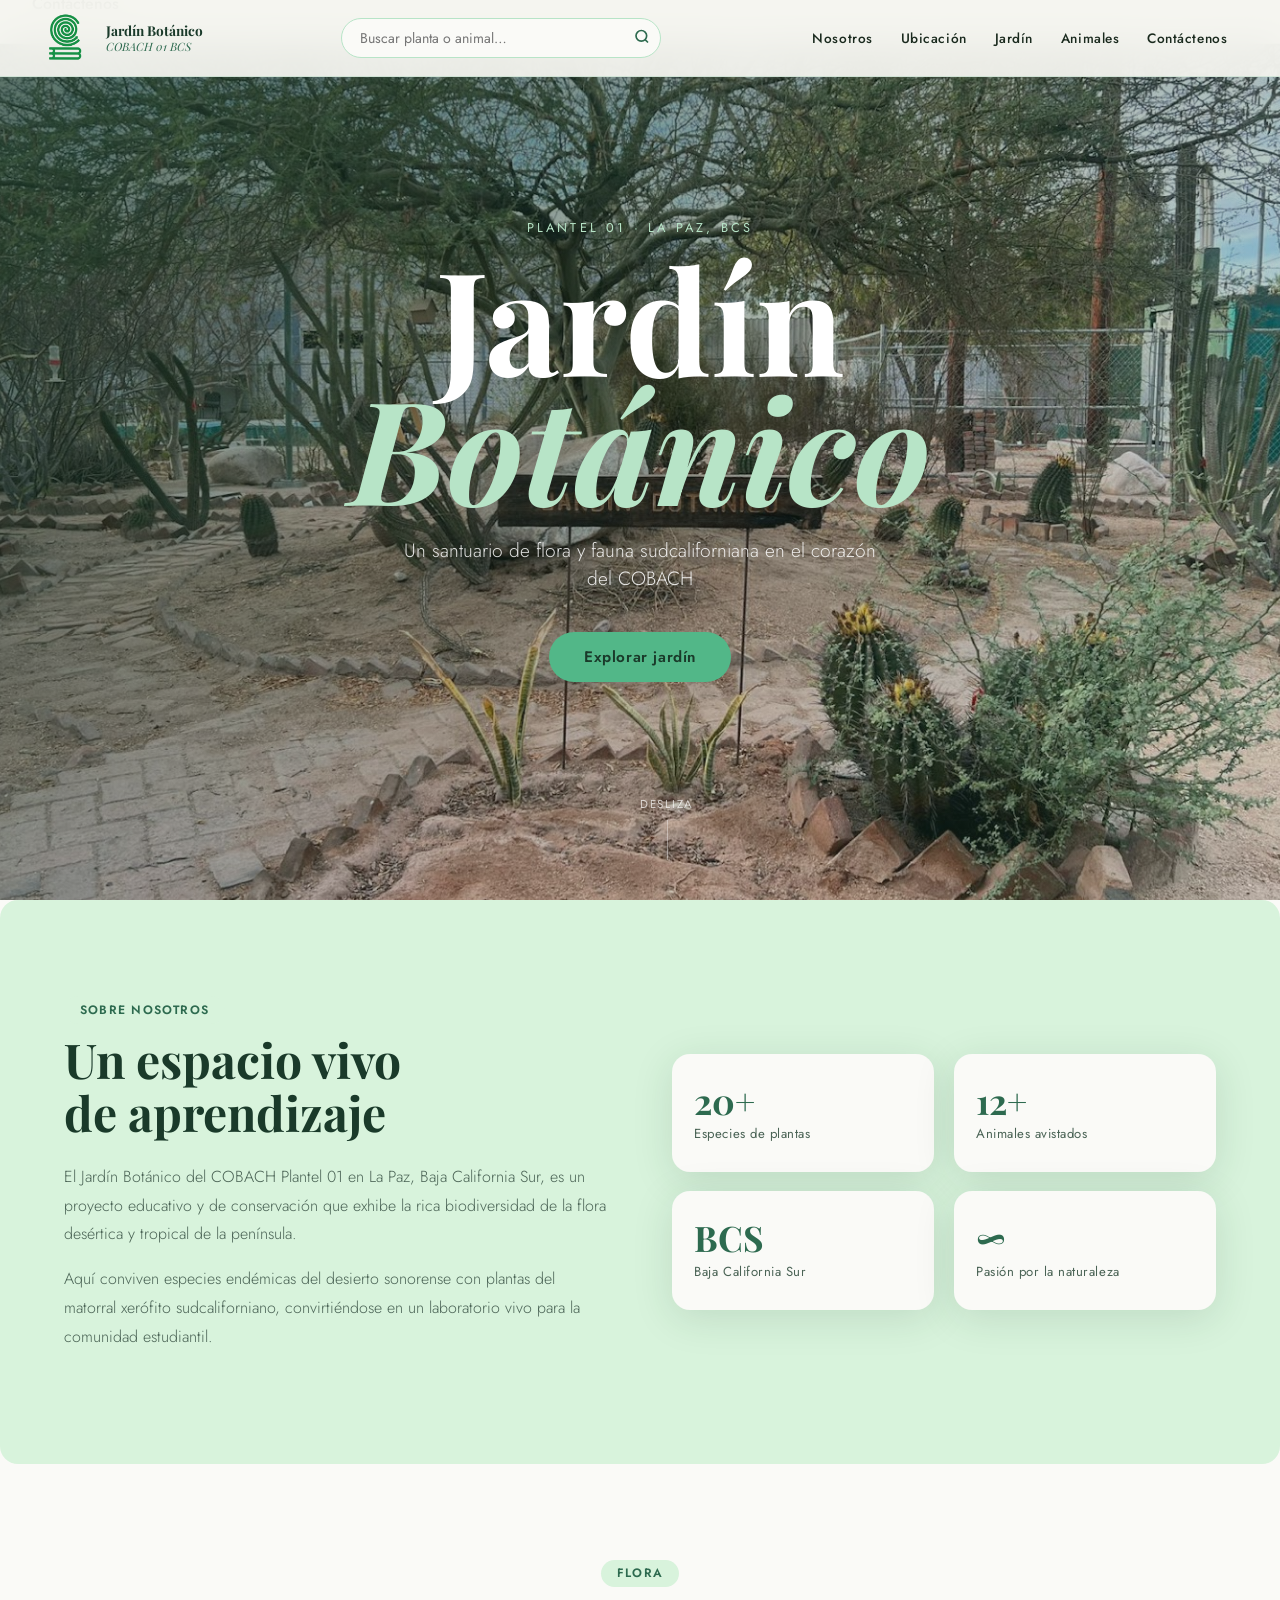
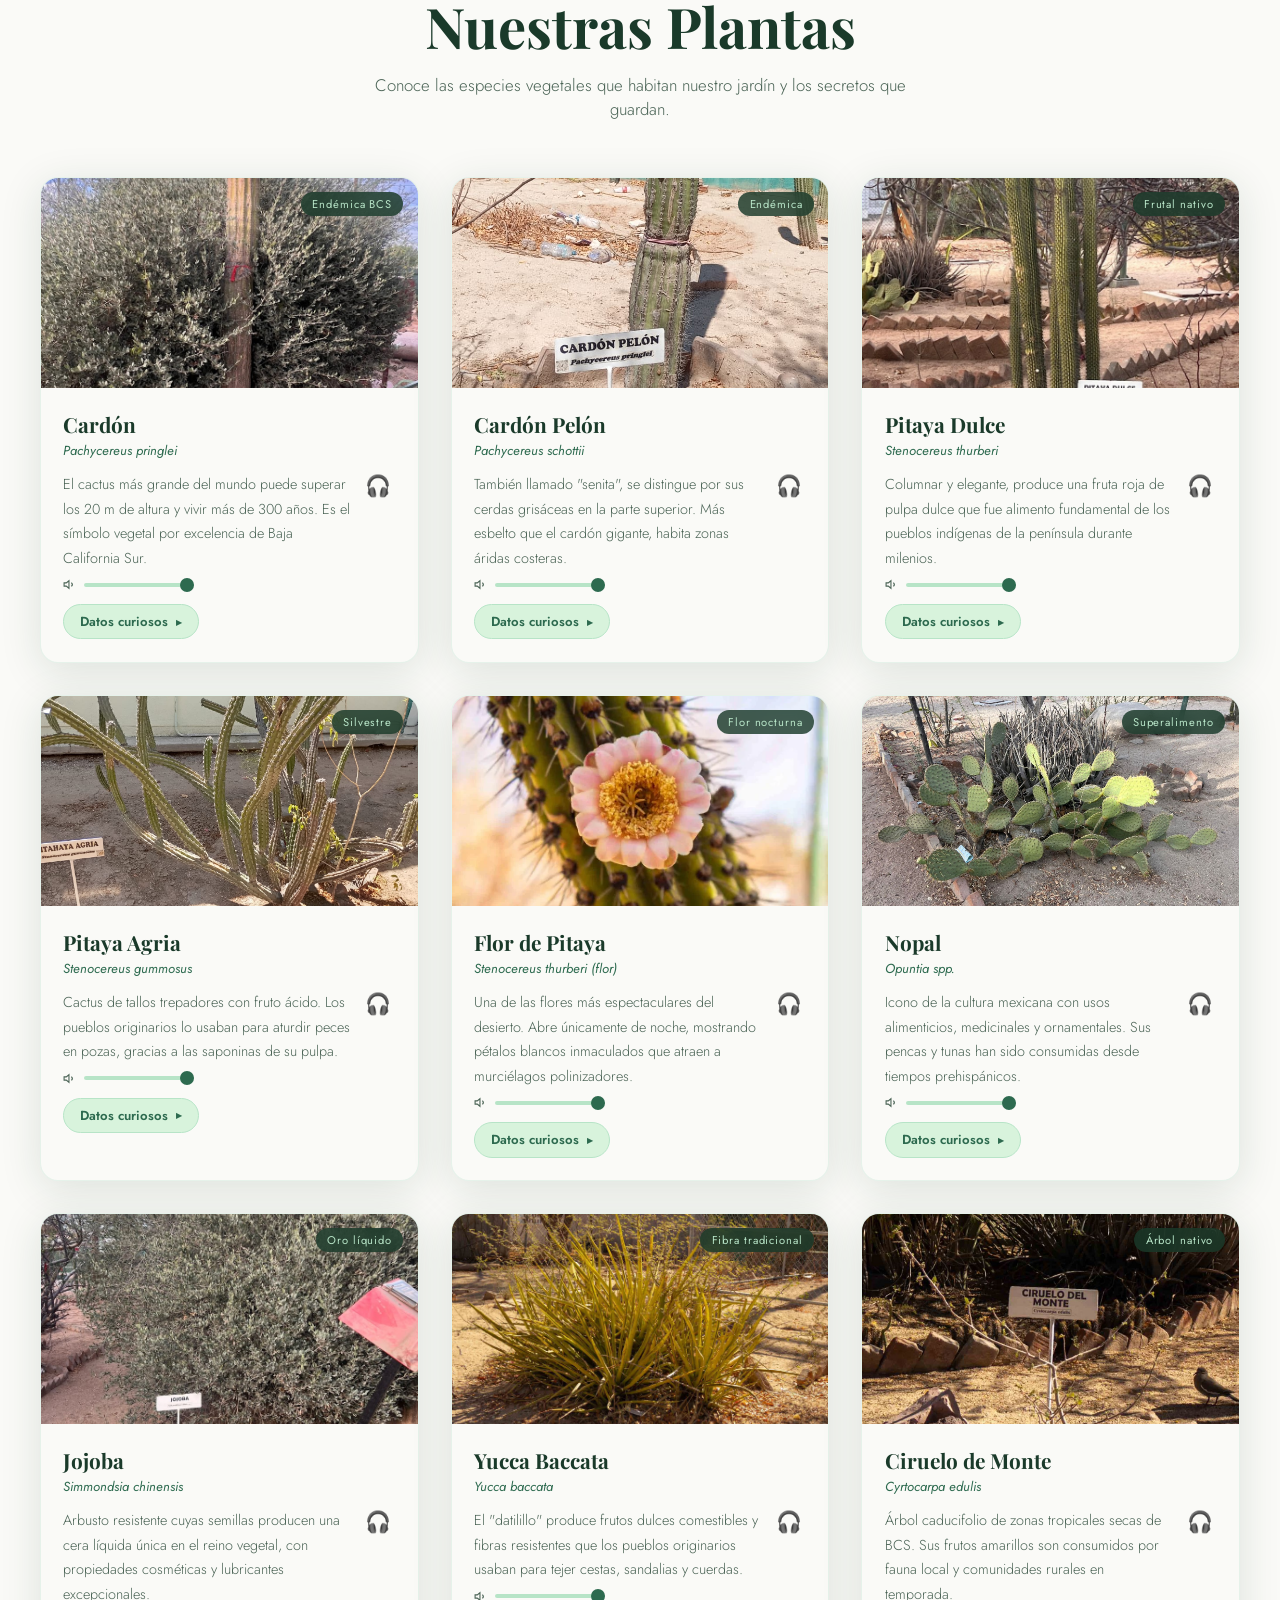
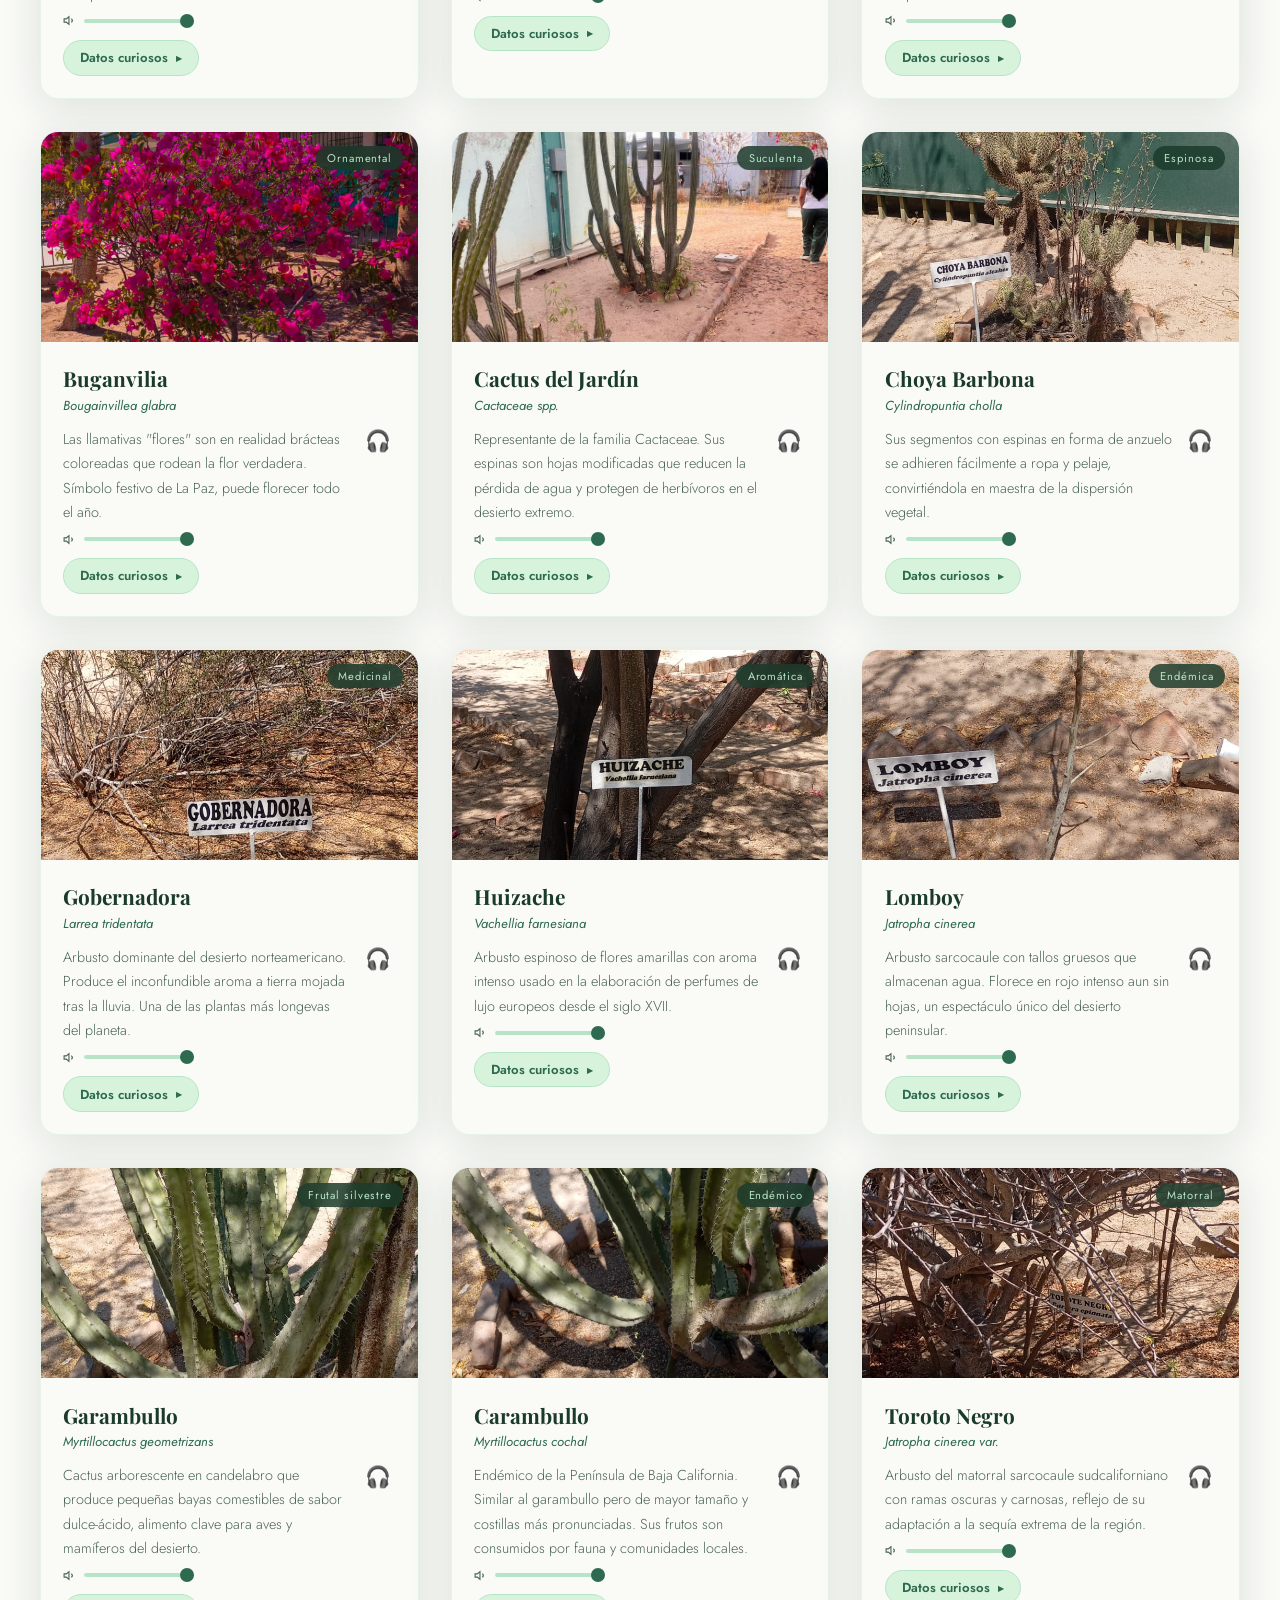
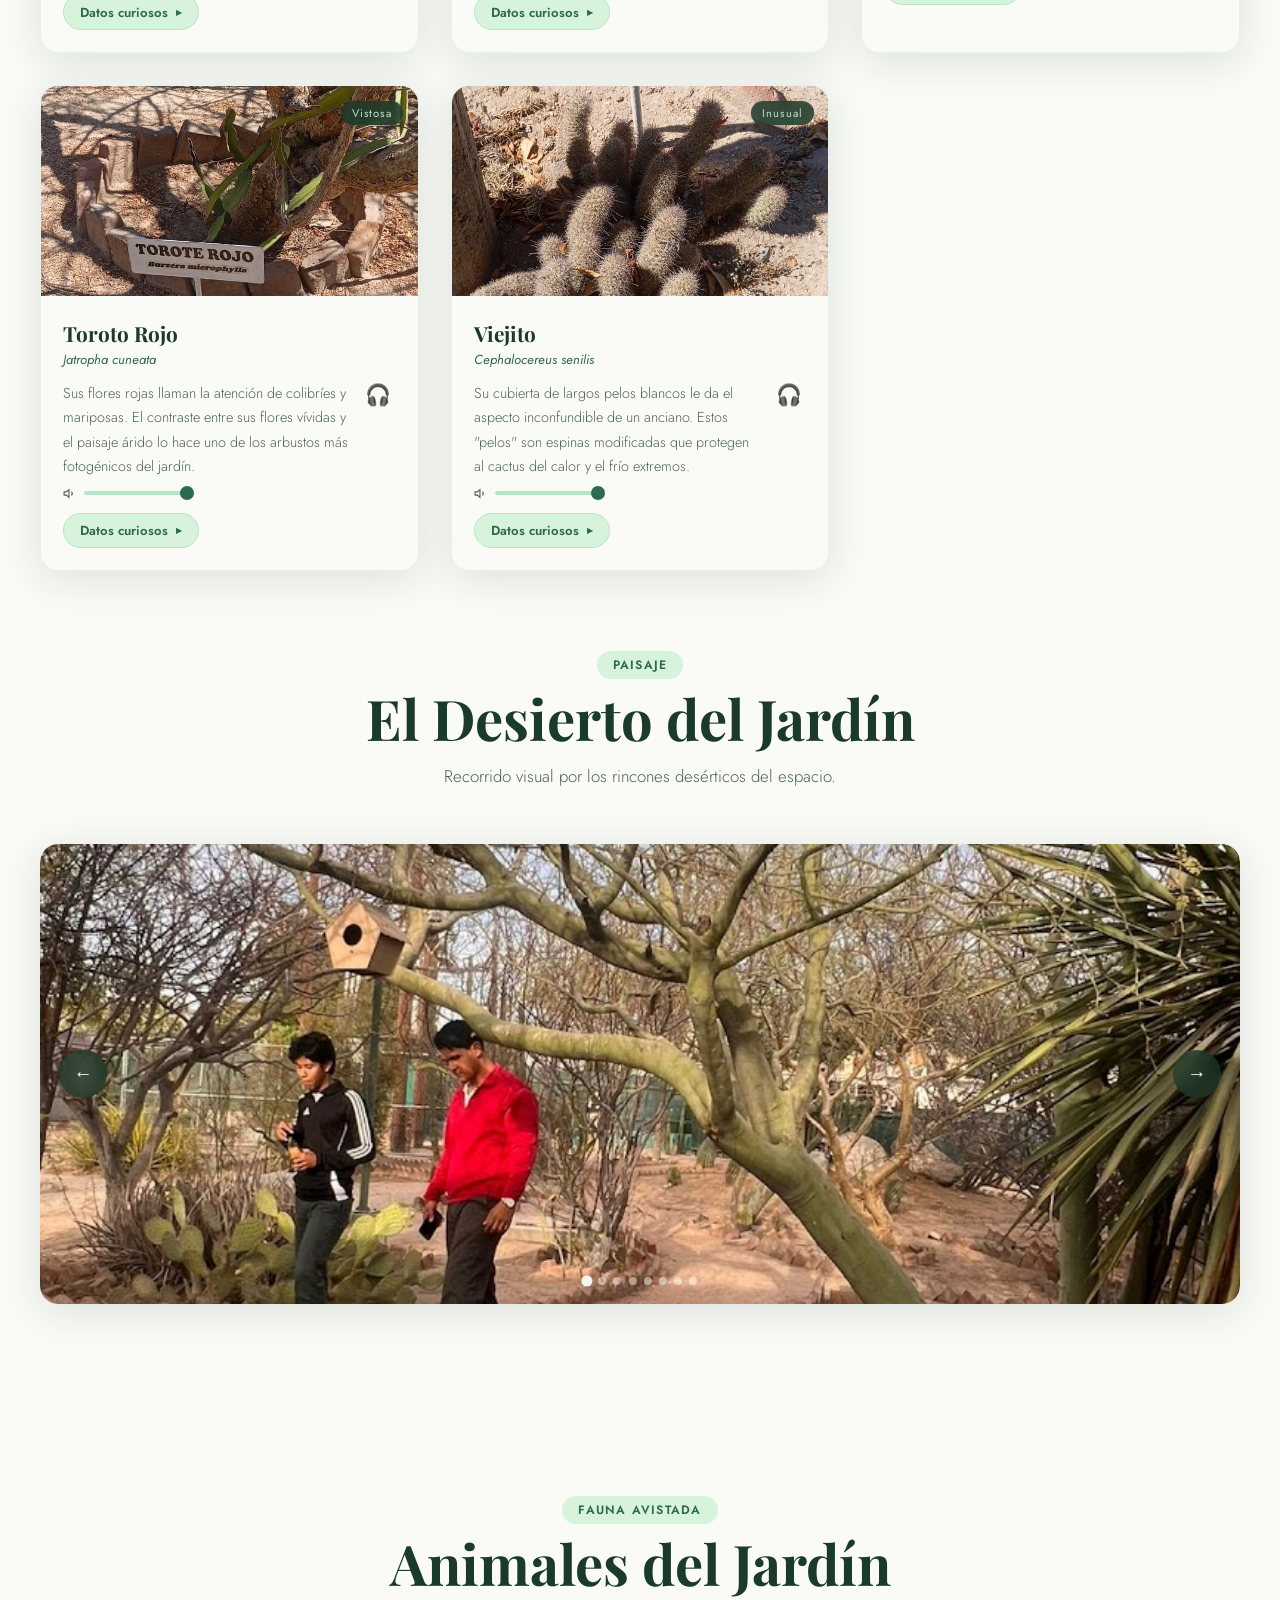
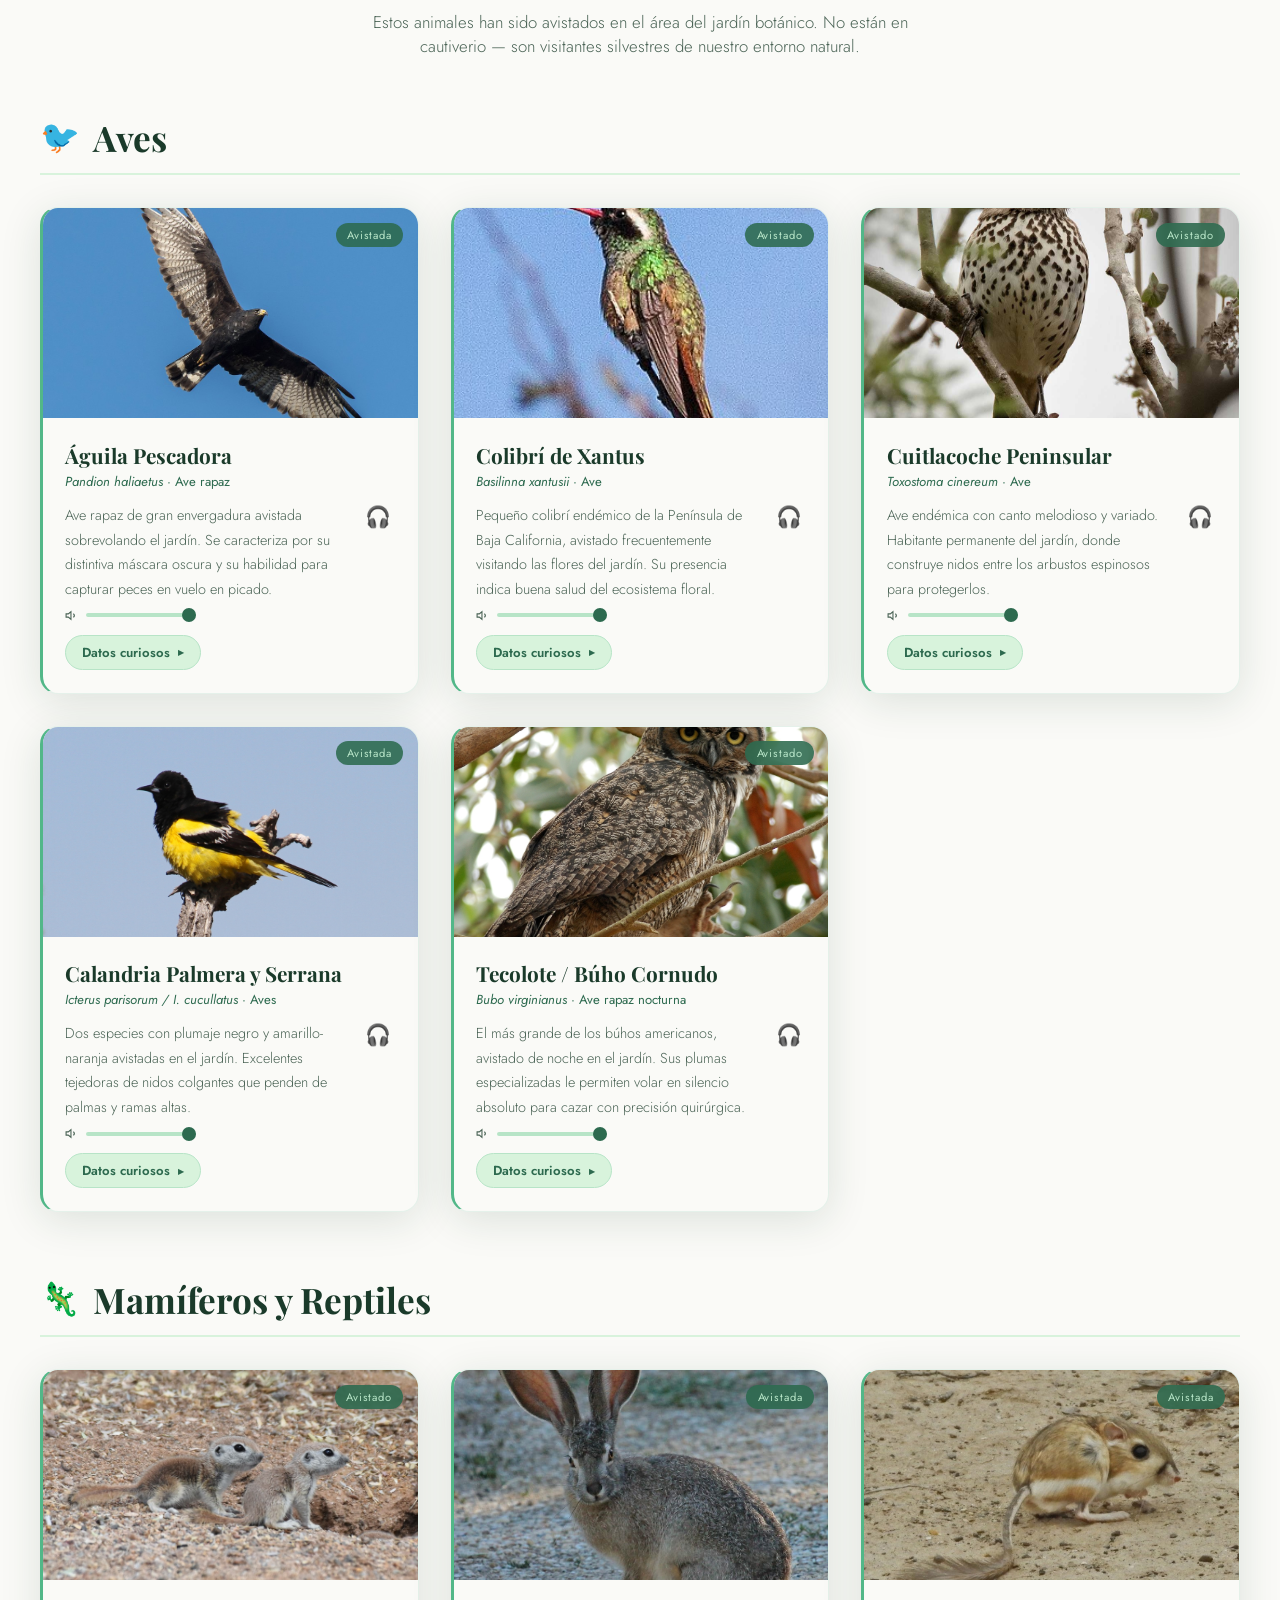
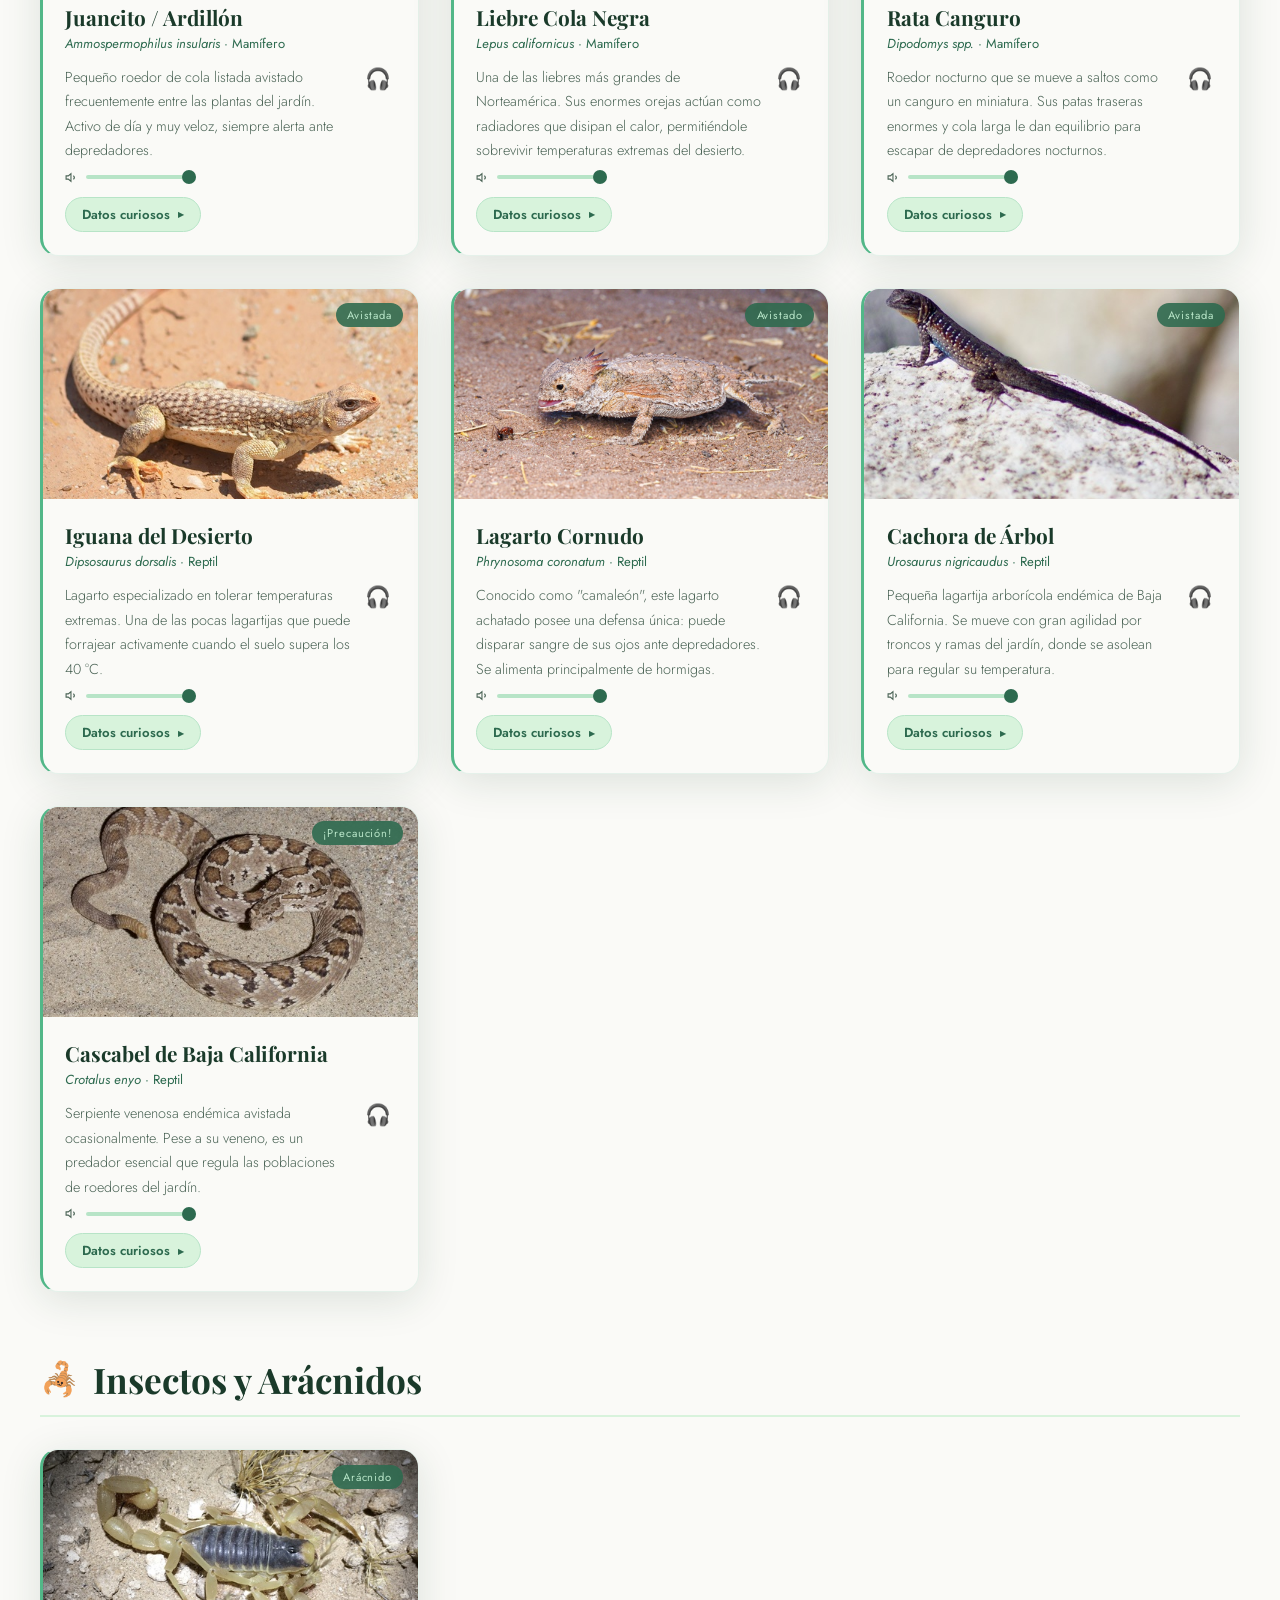
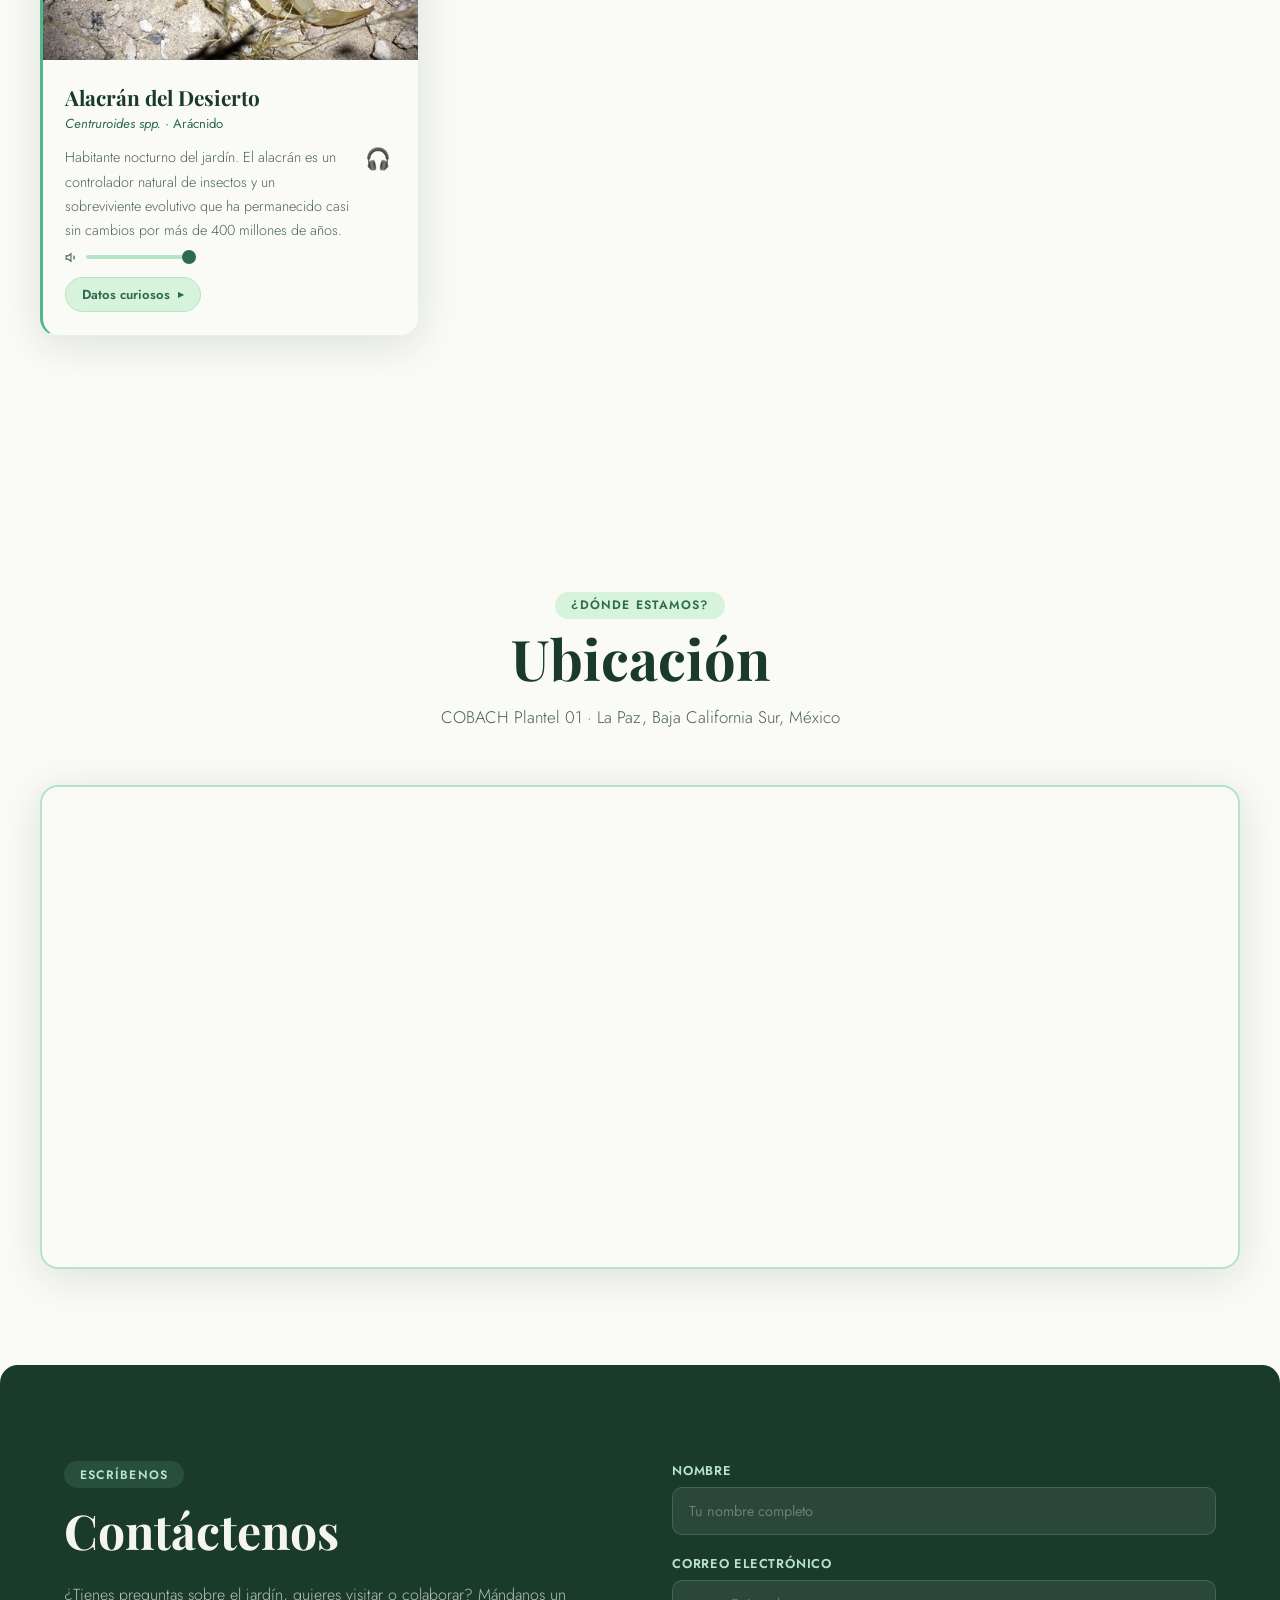
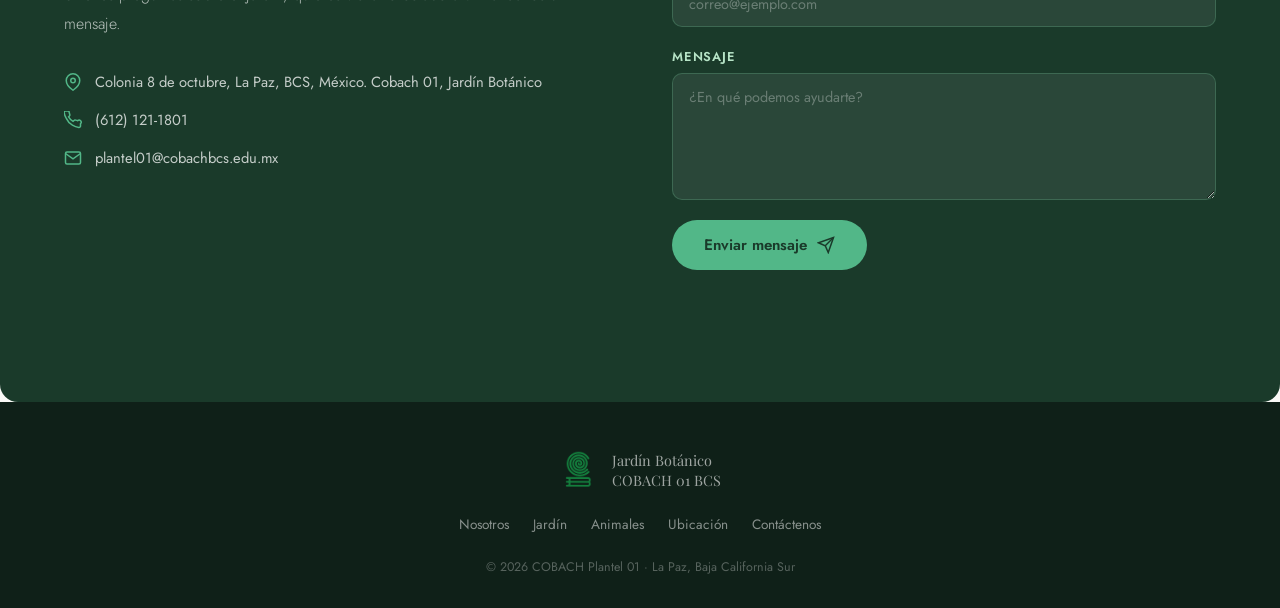
<file: Jardin botanico/jardin_botanico.html>
<!DOCTYPE html>
<html lang="es">
<head>
  <meta charset="UTF-8" />
  <meta name="viewport" content="width=device-width, initial-scale=1.0, minimum-scale=1.0"/>
  <title>Jardín Botánico COBACH 01 BCS</title>
  <link rel="stylesheet" href="style.css" />
  <link href="https://fonts.googleapis.com/css2?family=Playfair+Display:ital,wght@0,400;0,700;1,400&family=Jost:wght@300;400;500;600&display=swap" rel="stylesheet"/>
</head>
<body>

<!-- 
     barra de navegacion
 -->
<header class="navbar" id="navbar">
  <div class="nav-brand">
    <img src="Logotipo_COBACH.png" alt="Logo COBACH" class="nav-logo" />
    <span class="nav-title">Jardín Botánico<br><em>COBACH 01 BCS</em></span>
  </div>

  <div class="nav-search">
    <input type="text" id="searchInput" placeholder="Buscar planta o animal…" autocomplete="off"/>
    <button onclick="doSearch()" aria-label="Buscar">
      <svg width="16" height="16" viewBox="0 0 24 24" fill="none" stroke="currentColor" stroke-width="2.5"><circle cx="11" cy="11" r="8"/><line x1="21" y1="21" x2="16.65" y2="16.65"/></svg>
    </button>
    <ul id="searchResults" class="search-dropdown"></ul>
  </div>

  <nav class="nav-links">
    <a href="#nosotros">Nosotros</a>
    <a href="#ubicacion">Ubicación</a>
    <a href="#jardin">Jardín</a>
    <a href="#animales">Animales</a>
    <a href="#contacto">Contáctenos</a>
  </nav>

  <button class="hamburger" id="hamburger" aria-label="Menú">
    <span></span><span></span><span></span>
  </button>
</header>

<div class="mobile-menu" id="mobileMenu">
  <a href="#nosotros"  onclick="closeMobile()">Nosotros</a>
  <a href="#ubicacion" onclick="closeMobile()">Ubicación</a>
  <a href="#jardin"    onclick="closeMobile()">Jardín</a>
  <a href="#animales"  onclick="closeMobile()">Animales</a>
  <a href="#contacto"  onclick="closeMobile()">Contáctenos</a>
</div>

<!-- 
     HERO "bienvenida espectacular"
 -->
<section class="hero" id="inicio">
  <div class="hero-bg">
    <img src="jardin botanico entrada.jpeg" alt="Entrada Jardín Botánico" class="hero-img"/>
    <div class="hero-overlay"></div>
  </div>
  <div class="hero-content">
    <p class="hero-eyebrow">Plantel 01 · La Paz, BCS</p>
    <h1 class="hero-title">Jardín<br><span>Botánico</span></h1>
    <p class="hero-sub">Un santuario de flora y fauna sudcaliforniana en el corazón del COBACH</p>
    <a href="#jardin" class="hero-cta">Explorar jardín</a>
  </div>
  <div class="hero-scroll-hint">
    <span>Desliza</span>
    <div class="scroll-arrow"></div>
  </div>
</section>

<!-- 
     NOSOTROS "quienes somos y por que este proyecto"
 -->
<section class="section nosotros" id="nosotros">
  <div class="section-inner two-col">
    <div class="text-block reveal">
      <span class="tag">Sobre nosotros</span>
      <h2>Un espacio vivo<br>de aprendizaje</h2>
      <p>El Jardín Botánico del COBACH Plantel 01 en La Paz, Baja California Sur, es un proyecto educativo y de conservación que exhibe la rica biodiversidad de la flora desértica y tropical de la península.</p>
      <p>Aquí conviven especies endémicas del desierto sonorense con plantas del matorral xerófito sudcaliforniano, convirtiéndose en un laboratorio vivo para la comunidad estudiantil.</p>
    </div>
    <div class="stat-grid reveal">
      <div class="stat-card"><span class="stat-num">20+</span><span class="stat-label">Especies de plantas</span></div>
      <div class="stat-card"><span class="stat-num">12+</span><span class="stat-label">Animales avistados</span></div>
      <div class="stat-card"><span class="stat-num">BCS</span><span class="stat-label">Baja California Sur</span></div>
      <div class="stat-card"><span class="stat-num">∞</span><span class="stat-label">Pasión por la naturaleza</span></div>
    </div>
  </div>
</section>

<!-- 
     JARDÍN — PLANTAS "la parte mas importante del proyecto, las plantas que tenemos y sus datos curiosos"
 -->
<section class="section jardin" id="jardin">
  <div class="section-header reveal">
    <span class="tag">Flora</span>
    <h2>Nuestras Plantas</h2>
    <p class="section-desc">Conoce las especies vegetales que habitan nuestro jardín y los secretos que guardan.</p>
  </div>

  <div class="plants-grid">

    <!-- CARDÓN -->
    <article class="plant-card reveal" data-search="cardon cactus gigante baja california">
      <div class="plant-img-wrap">
        <img src="Cardon planta.jpg" alt="Cardón" loading="lazy"/>
        <span class="plant-badge">Endémica BCS</span>
      </div>
      <div class="plant-info">
        <h3>Cardón</h3>
        <p class="plant-latin"><em>Pachycereus pringlei</em></p>
        <div class="desc-row">
          <p class="plant-desc">El cactus más grande del mundo puede superar los 20 m de altura y vivir más de 300 años. Es el símbolo vegetal por excelencia de Baja California Sur.</p>
          <button class="tts-btn" aria-label="Escuchar descripción" onclick="ttsPlay(this)">🎧</button>
        </div>
        <div class="tts-volume-row">
          <svg width="13" height="13" viewBox="0 0 24 24" fill="none" stroke="currentColor" stroke-width="2"><polygon points="11 5 6 9 2 9 2 15 6 15 11 19 11 5"/><path d="M15.54 8.46a5 5 0 0 1 0 7.07"/></svg>
          <input type="range" class="tts-vol" min="0" max="1" step="0.05" value="1" oninput="setVol(this)"/>
        </div>
        <details>
          <summary><span class="details-label">Datos curiosos</span><span class="details-arrow">▸</span></summary>
          <ul><li>Sus semillas son dispersadas por murciélagos y aves.</li><li>El tronco muerto se usa como madera de construcción.</li><li>Puede almacenar hasta 3,000 litros de agua.</li></ul>
        </details>
      </div>
    </article>

    <!-- CARDÓN PELÓN -->
    <article class="plant-card reveal" data-search="cardon pelon senita cactus cerdas grises columnar">
      <div class="plant-img-wrap">
        <img src="cardon pelon planta.jpg" alt="Cardón Pelón" loading="lazy"/>
        <span class="plant-badge">Endémica</span>
      </div>
      <div class="plant-info">
        <h3>Cardón Pelón</h3>
        <p class="plant-latin"><em>Pachycereus schottii</em></p>
        <div class="desc-row">
          <p class="plant-desc">También llamado "senita", se distingue por sus cerdas grisáceas en la parte superior. Más esbelto que el cardón gigante, habita zonas áridas costeras.</p>
          <button class="tts-btn" aria-label="Escuchar descripción" onclick="ttsPlay(this)">🎧</button>
        </div>
        <div class="tts-volume-row">
          <svg width="13" height="13" viewBox="0 0 24 24" fill="none" stroke="currentColor" stroke-width="2"><polygon points="11 5 6 9 2 9 2 15 6 15 11 19 11 5"/><path d="M15.54 8.46a5 5 0 0 1 0 7.07"/></svg>
          <input type="range" class="tts-vol" min="0" max="1" step="0.05" value="1" oninput="setVol(this)"/>
        </div>
        <details>
          <summary><span class="details-label">Datos curiosos</span><span class="details-arrow">▸</span></summary>
          <ul><li>Sus flores solo abren de noche y tienen polinizador especializado.</li><li>Las cerdas grises solo aparecen en la zona adulta del tallo.</li><li>Su tallo joven es comestible en algunas comunidades de Sonora.</li></ul>
        </details>
      </div>
    </article>

    <!-- PITAYA DULCE -->
    <article class="plant-card reveal" data-search="pitaya dulce fruta cactus roja">
      <div class="plant-img-wrap">
        <img src="pitaya Dulce planta.jpg" alt="Pitaya Dulce" loading="lazy"/>
        <span class="plant-badge">Frutal nativo</span>
      </div>
      <div class="plant-info">
        <h3>Pitaya Dulce</h3>
        <p class="plant-latin"><em>Stenocereus thurberi</em></p>
        <div class="desc-row">
          <p class="plant-desc">Columnar y elegante, produce una fruta roja de pulpa dulce que fue alimento fundamental de los pueblos indígenas de la península durante milenios.</p>
          <button class="tts-btn" aria-label="Escuchar descripción" onclick="ttsPlay(this)">🎧</button>
        </div>
        <div class="tts-volume-row">
          <svg width="13" height="13" viewBox="0 0 24 24" fill="none" stroke="currentColor" stroke-width="2"><polygon points="11 5 6 9 2 9 2 15 6 15 11 19 11 5"/><path d="M15.54 8.46a5 5 0 0 1 0 7.07"/></svg>
          <input type="range" class="tts-vol" min="0" max="1" step="0.05" value="1" oninput="setVol(this)"/>
        </div>
        <details>
          <summary><span class="details-label">Datos curiosos</span><span class="details-arrow">▸</span></summary>
          <ul><li>La temporada de fruta dura apenas unas semanas en verano.</li><li>Los guaycuras y pericúes organizaban fiestas de la pitaya.</li><li>Su jugo fermentado producía un licor ceremonial.</li></ul>
        </details>
      </div>
    </article>

    <!-- PITAYA AGRIA -->
    <article class="plant-card reveal" data-search="pitaya agria cactus acido trepador">
      <div class="plant-img-wrap">
        <img src="pitaya agria.jpg" alt="Pitaya Agria" loading="lazy"/>
        <span class="plant-badge">Silvestre</span>
      </div>
      <div class="plant-info">
        <h3>Pitaya Agria</h3>
        <p class="plant-latin"><em>Stenocereus gummosus</em></p>
        <div class="desc-row">
          <p class="plant-desc">Cactus de tallos trepadores con fruto ácido. Los pueblos originarios lo usaban para aturdir peces en pozas, gracias a las saponinas de su pulpa.</p>
          <button class="tts-btn" aria-label="Escuchar descripción" onclick="ttsPlay(this)">🎧</button>
        </div>
        <div class="tts-volume-row">
          <svg width="13" height="13" viewBox="0 0 24 24" fill="none" stroke="currentColor" stroke-width="2"><polygon points="11 5 6 9 2 9 2 15 6 15 11 19 11 5"/><path d="M15.54 8.46a5 5 0 0 1 0 7.07"/></svg>
          <input type="range" class="tts-vol" min="0" max="1" step="0.05" value="1" oninput="setVol(this)"/>
        </div>
        <details>
          <summary><span class="details-label">Datos curiosos</span><span class="details-arrow">▸</span></summary>
          <ul><li>Las saponinas de su pulpa se usaban para aturdir peces en pozas.</li><li>Sus flores rosas abren de noche y duran muy poco.</li><li>Sus espinas pueden medir hasta 4 cm de largo.</li></ul>
        </details>
      </div>
    </article>

    <!-- FLOR DE PITAYA -->
    <article class="plant-card reveal" data-search="flor pitaya nocturna blanca cactus">
      <div class="plant-img-wrap">
        <img src="flor de pitaya planta.webp" alt="Flor de Pitaya" loading="lazy"/>
        <span class="plant-badge">Flor nocturna</span>
      </div>
      <div class="plant-info">
        <h3>Flor de Pitaya</h3>
        <p class="plant-latin"><em>Stenocereus thurberi (flor)</em></p>
        <div class="desc-row">
          <p class="plant-desc">Una de las flores más espectaculares del desierto. Abre únicamente de noche, mostrando pétalos blancos inmaculados que atraen a murciélagos polinizadores.</p>
          <button class="tts-btn" aria-label="Escuchar descripción" onclick="ttsPlay(this)">🎧</button>
        </div>
        <div class="tts-volume-row">
          <svg width="13" height="13" viewBox="0 0 24 24" fill="none" stroke="currentColor" stroke-width="2"><polygon points="11 5 6 9 2 9 2 15 6 15 11 19 11 5"/><path d="M15.54 8.46a5 5 0 0 1 0 7.07"/></svg>
          <input type="range" class="tts-vol" min="0" max="1" step="0.05" value="1" oninput="setVol(this)"/>
        </div>
        <details>
          <summary><span class="details-label">Datos curiosos</span><span class="details-arrow">▸</span></summary>
          <ul><li>Cada flor dura solo una noche.</li><li>El perfume nocturno se percibe a metros de distancia.</li><li>Símbolo de la efímera belleza del desierto.</li></ul>
        </details>
      </div>
    </article>

    <!-- NOPAL hummm de echo tengo una historia bien curiosa, pero no la van a saber por que soy malvado. -->
    <article class="plant-card reveal" data-search="nopal tuna cactus paleta comestible">
      <div class="plant-img-wrap">
        <img src="nopales planta.jpg" alt="Nopal" loading="lazy"/>
        <span class="plant-badge">Superalimento</span>
      </div>
      <div class="plant-info">
        <h3>Nopal</h3>
        <p class="plant-latin"><em>Opuntia spp.</em></p>
        <div class="desc-row">
          <p class="plant-desc">Icono de la cultura mexicana con usos alimenticios, medicinales y ornamentales. Sus pencas y tunas han sido consumidas desde tiempos prehispánicos.</p>
          <button class="tts-btn" aria-label="Escuchar descripción" onclick="ttsPlay(this)">🎧</button>
        </div>
        <div class="tts-volume-row">
          <svg width="13" height="13" viewBox="0 0 24 24" fill="none" stroke="currentColor" stroke-width="2"><polygon points="11 5 6 9 2 9 2 15 6 15 11 19 11 5"/><path d="M15.54 8.46a5 5 0 0 1 0 7.07"/></svg>
          <input type="range" class="tts-vol" min="0" max="1" step="0.05" value="1" oninput="setVol(this)"/>
        </div>
        <details>
          <summary><span class="details-label">Datos curiosos</span><span class="details-arrow">▸</span></summary>
          <ul><li>Tiene propiedades hipoglucemiantes documentadas científicamente.</li><li>Sus espinas eran usadas como agujas por pueblos indígenas.</li><li>La grana cochinilla vive en sus pencas y produce tinte rojo natural.</li></ul>
        </details>
      </div>
    </article>

    <!-- JOJOBA "planta olvidada por dios a mi gusto" -->
    <article class="plant-card reveal" data-search="jojoba aceite cosmetico arbusto desierto">
      <div class="plant-img-wrap">
        <img src="jojoba planta.jpg" alt="Jojoba" loading="lazy"/>
        <span class="plant-badge">Oro líquido</span>
      </div>
      <div class="plant-info">
        <h3>Jojoba</h3>
        <p class="plant-latin"><em>Simmondsia chinensis</em></p>
        <div class="desc-row">
          <p class="plant-desc">Arbusto resistente cuyas semillas producen una cera líquida única en el reino vegetal, con propiedades cosméticas y lubricantes excepcionales.</p>
          <button class="tts-btn" aria-label="Escuchar descripción" onclick="ttsPlay(this)">🎧</button>
        </div>
        <div class="tts-volume-row">
          <svg width="13" height="13" viewBox="0 0 24 24" fill="none" stroke="currentColor" stroke-width="2"><polygon points="11 5 6 9 2 9 2 15 6 15 11 19 11 5"/><path d="M15.54 8.46a5 5 0 0 1 0 7.07"/></svg>
          <input type="range" class="tts-vol" min="0" max="1" step="0.05" value="1" oninput="setVol(this)"/>
        </div>
        <details>
          <summary><span class="details-label">Datos curiosos</span><span class="details-arrow">▸</span></summary>
          <ul><li>Es el único vegetal que produce cera líquida en lugar de aceite.</li><li>Fue propuesta como sustituto del aceite de ballena en los 70s.</li><li>Puede vivir más de 200 años en condiciones áridas.</li></ul>
        </details>
      </div>
    </article>

    <!-- YUCCA BACCATA  "no coman esto... enserio"-->
    <article class="plant-card reveal" data-search="yucca datilillo agave fibra palma">
      <div class="plant-img-wrap">
        <img src="yucca baccata planta.jpg" alt="Yucca Baccata" loading="lazy"/>
        <span class="plant-badge">Fibra tradicional</span>
      </div>
      <div class="plant-info">
        <h3>Yucca Baccata</h3>
        <p class="plant-latin"><em>Yucca baccata</em></p>
        <div class="desc-row">
          <p class="plant-desc">El "datilillo" produce frutos dulces comestibles y fibras resistentes que los pueblos originarios usaban para tejer cestas, sandalias y cuerdas.</p>
          <button class="tts-btn" aria-label="Escuchar descripción" onclick="ttsPlay(this)">🎧</button>
        </div>
        <div class="tts-volume-row">
          <svg width="13" height="13" viewBox="0 0 24 24" fill="none" stroke="currentColor" stroke-width="2"><polygon points="11 5 6 9 2 9 2 15 6 15 11 19 11 5"/><path d="M15.54 8.46a5 5 0 0 1 0 7.07"/></svg>
          <input type="range" class="tts-vol" min="0" max="1" step="0.05" value="1" oninput="setVol(this)"/>
        </div>
        <details>
          <summary><span class="details-label">Datos curiosos</span><span class="details-arrow">▸</span></summary>
          <ul><li>Tiene una relación simbiótica obligada con la polilla Tegeticula.</li><li>Su raíz produce saponinas usadas como jabón natural.</li><li>Los frutos se pueden comer crudos, asados o deshidratados.</li></ul>
        </details>
      </div>
    </article>

    <!-- CIRUELO DE MONTE -->
    <article class="plant-card reveal" data-search="ciruelo monte fruta silvestre arbol">
      <div class="plant-img-wrap">
        <img src="Ciruelo de monte planta.jpg" alt="Ciruelo de Monte" loading="lazy"/>
        <span class="plant-badge">Árbol nativo</span>
      </div>
      <div class="plant-info">
        <h3>Ciruelo de Monte</h3>
        <p class="plant-latin"><em>Cyrtocarpa edulis</em></p>
        <div class="desc-row">
          <p class="plant-desc">Árbol caducifolio de zonas tropicales secas de BCS. Sus frutos amarillos son consumidos por fauna local y comunidades rurales en temporada.</p>
          <button class="tts-btn" aria-label="Escuchar descripción" onclick="ttsPlay(this)">🎧</button>
        </div>
        <div class="tts-volume-row">
          <svg width="13" height="13" viewBox="0 0 24 24" fill="none" stroke="currentColor" stroke-width="2"><polygon points="11 5 6 9 2 9 2 15 6 15 11 19 11 5"/><path d="M15.54 8.46a5 5 0 0 1 0 7.07"/></svg>
          <input type="range" class="tts-vol" min="0" max="1" step="0.05" value="1" oninput="setVol(this)"/>
        </div>
        <details>
          <summary><span class="details-label">Datos curiosos</span><span class="details-arrow">▸</span></summary>
          <ul><li>Es pariente cercano del mango y el jobo.</li><li>Pierde sus hojas en temporada seca como estrategia de supervivencia.</li><li>La fauna silvestre depende de sus frutos estacionalmente.</li></ul>
        </details>
      </div>
    </article>

    <!-- BUGANVILIA  "y baila lento flor moraadaaaa que me recuerdas a mi amadaaaa"-->
    <article class="plant-card reveal" data-search="buganvilia bugambilia flores ornamental">
      <div class="plant-img-wrap">
        <img src="Buganvilia planta.jpg" alt="Buganvilia" loading="lazy"/>
        <span class="plant-badge">Ornamental</span>
      </div>
      <div class="plant-info">
        <h3>Buganvilia</h3>
        <p class="plant-latin"><em>Bougainvillea glabra</em></p>
        <div class="desc-row">
          <p class="plant-desc">Las llamativas "flores" son en realidad brácteas coloreadas que rodean la flor verdadera. Símbolo festivo de La Paz, puede florecer todo el año.</p>
          <button class="tts-btn" aria-label="Escuchar descripción" onclick="ttsPlay(this)">🎧</button>
        </div>
        <div class="tts-volume-row">
          <svg width="13" height="13" viewBox="0 0 24 24" fill="none" stroke="currentColor" stroke-width="2"><polygon points="11 5 6 9 2 9 2 15 6 15 11 19 11 5"/><path d="M15.54 8.46a5 5 0 0 1 0 7.07"/></svg>
          <input type="range" class="tts-vol" min="0" max="1" step="0.05" value="1" oninput="setVol(this)"/>
        </div>
        <details>
          <summary><span class="details-label">Datos curiosos</span><span class="details-arrow">▸</span></summary>
          <ul><li>Su nombre honra al explorador francés Louis Antoine de Bougainville.</li><li>Puede florecer todo el año en climas cálidos.</li><li>Las brácteas secas se usan en medicina tradicional contra la tos.</li></ul>
        </details>
      </div>
    </article>

    <!-- CACTUS  "me pregunto a que sabran"-->
    <article class="plant-card reveal" data-search="cactus biznaga espinas desierto suculenta">
      <div class="plant-img-wrap">
        <img src="captus planta.jpg" alt="Cactus" loading="lazy"/>
        <span class="plant-badge">Suculenta</span>
      </div>
      <div class="plant-info">
        <h3>Cactus del Jardín</h3>
        <p class="plant-latin"><em>Cactaceae spp.</em></p>
        <div class="desc-row">
          <p class="plant-desc">Representante de la familia Cactaceae. Sus espinas son hojas modificadas que reducen la pérdida de agua y protegen de herbívoros en el desierto extremo.</p>
          <button class="tts-btn" aria-label="Escuchar descripción" onclick="ttsPlay(this)">🎧</button>
        </div>
        <div class="tts-volume-row">
          <svg width="13" height="13" viewBox="0 0 24 24" fill="none" stroke="currentColor" stroke-width="2"><polygon points="11 5 6 9 2 9 2 15 6 15 11 19 11 5"/><path d="M15.54 8.46a5 5 0 0 1 0 7.07"/></svg>
          <input type="range" class="tts-vol" min="0" max="1" step="0.05" value="1" oninput="setVol(this)"/>
        </div>
        <details>
          <summary><span class="details-label">Datos curiosos</span><span class="details-arrow">▸</span></summary>
          <ul><li>Los cactus solo existen nativamente en América.</li><li>Sus raíces superficiales absorben lluvia casi al instante.</li><li>Algunas especies florecen una sola vez en décadas.</li></ul>
        </details>
      </div>
    </article>

    <!-- CHOYA BARBONA -->
    <article class="plant-card reveal" data-search="choya barbona cactus espinas anzuelo">
      <div class="plant-img-wrap">
        <img src="choya barbona planta.jpg" alt="Choya Barbona" loading="lazy"/>
        <span class="plant-badge">Espinosa</span>
      </div>
      <div class="plant-info">
        <h3>Choya Barbona</h3>
        <p class="plant-latin"><em>Cylindropuntia cholla</em></p>
        <div class="desc-row">
          <p class="plant-desc">Sus segmentos con espinas en forma de anzuelo se adhieren fácilmente a ropa y pelaje, convirtiéndola en maestra de la dispersión vegetal.</p>
          <button class="tts-btn" aria-label="Escuchar descripción" onclick="ttsPlay(this)">🎧</button>
        </div>
        <div class="tts-volume-row">
          <svg width="13" height="13" viewBox="0 0 24 24" fill="none" stroke="currentColor" stroke-width="2"><polygon points="11 5 6 9 2 9 2 15 6 15 11 19 11 5"/><path d="M15.54 8.46a5 5 0 0 1 0 7.07"/></svg>
          <input type="range" class="tts-vol" min="0" max="1" step="0.05" value="1" oninput="setVol(this)"/>
        </div>
        <details>
          <summary><span class="details-label">Datos curiosos</span><span class="details-arrow">▸</span></summary>
          <ul><li>Sus segmentos caídos enraízan generando nuevas plantas.</li><li>Es refugio de aves que anidan entre sus ramas espinosas.</li><li>Algunos murciélagos se cuelgan de ella para descansar.</li></ul>
        </details>
      </div>
    </article>

    <!-- GOBERNADORA "cuando busque esta planta me salieron varias imagenes curiosas, no quiero hablar de eso."-->
    <article class="plant-card reveal" data-search="gobernadora creosota arbusto medicinal lluvia olor">
      <div class="plant-img-wrap">
        <img src="gobernadora planta.jpg" alt="Gobernadora" loading="lazy"/>
        <span class="plant-badge">Medicinal</span>
      </div>
      <div class="plant-info">
        <h3>Gobernadora</h3>
        <p class="plant-latin"><em>Larrea tridentata</em></p>
        <div class="desc-row">
          <p class="plant-desc">Arbusto dominante del desierto norteamericano. Produce el inconfundible aroma a tierra mojada tras la lluvia. Una de las plantas más longevas del planeta.</p>
          <button class="tts-btn" aria-label="Escuchar descripción" onclick="ttsPlay(this)">🎧</button>
        </div>
        <div class="tts-volume-row">
          <svg width="13" height="13" viewBox="0 0 24 24" fill="none" stroke="currentColor" stroke-width="2"><polygon points="11 5 6 9 2 9 2 15 6 15 11 19 11 5"/><path d="M15.54 8.46a5 5 0 0 1 0 7.07"/></svg>
          <input type="range" class="tts-vol" min="0" max="1" step="0.05" value="1" oninput="setVol(this)"/>
        </div>
        <details>
          <summary><span class="details-label">Datos curiosos</span><span class="details-arrow">▸</span></summary>
          <ul><li>El individuo "King Clone" en California tiene más de 11,000 años.</li><li>Usada en medicina tradicional para artritis y resfriados.</li><li>Su resina protege sus hojas de la deshidratación extrema.</li></ul>
        </details>
      </div>
    </article>

    <!-- HUIZACHE -->
    <article class="plant-card reveal" data-search="huizache acacia flor amarilla aromática">
      <div class="plant-img-wrap">
        <img src="huizache planta.jpg" alt="Huizache" loading="lazy"/>
        <span class="plant-badge">Aromática</span>
      </div>
      <div class="plant-info">
        <h3>Huizache</h3>
        <p class="plant-latin"><em>Vachellia farnesiana</em></p>
        <div class="desc-row">
          <p class="plant-desc">Arbusto espinoso de flores amarillas con aroma intenso usado en la elaboración de perfumes de lujo europeos desde el siglo XVII.</p>
          <button class="tts-btn" aria-label="Escuchar descripción" onclick="ttsPlay(this)">🎧</button>
        </div>
        <div class="tts-volume-row">
          <svg width="13" height="13" viewBox="0 0 24 24" fill="none" stroke="currentColor" stroke-width="2"><polygon points="11 5 6 9 2 9 2 15 6 15 11 19 11 5"/><path d="M15.54 8.46a5 5 0 0 1 0 7.07"/></svg>
          <input type="range" class="tts-vol" min="0" max="1" step="0.05" value="1" oninput="setVol(this)"/>
        </div>
        <details>
          <summary><span class="details-label">Datos curiosos</span><span class="details-arrow">▸</span></summary>
          <ul><li>Su fragancia se usa en perfumes de lujo europeos desde el siglo XVII.</li><li>Su corteza tiene taninos usados para curtir pieles.</li><li>Es fuente de néctar clave para abejas y mariposas del jardín.</li></ul>
        </details>
      </div>
    </article>

    <!-- LOMBOY "femboy..."-->
    <article class="plant-card reveal" data-search="lomboy jatropha arbusto rojo sarcocaule peninsular">
      <div class="plant-img-wrap">
        <img src="Lomboy planta.jpg" alt="Lomboy" loading="lazy"/>
        <span class="plant-badge">Endémica</span>
      </div>
      <div class="plant-info">
        <h3>Lomboy</h3>
        <p class="plant-latin"><em>Jatropha cinerea</em></p>
        <div class="desc-row">
          <p class="plant-desc">Arbusto sarcocaule con tallos gruesos que almacenan agua. Florece en rojo intenso aun sin hojas, un espectáculo único del desierto peninsular.</p>
          <button class="tts-btn" aria-label="Escuchar descripción" onclick="ttsPlay(this)">🎧</button>
        </div>
        <div class="tts-volume-row">
          <svg width="13" height="13" viewBox="0 0 24 24" fill="none" stroke="currentColor" stroke-width="2"><polygon points="11 5 6 9 2 9 2 15 6 15 11 19 11 5"/><path d="M15.54 8.46a5 5 0 0 1 0 7.07"/></svg>
          <input type="range" class="tts-vol" min="0" max="1" step="0.05" value="1" oninput="setVol(this)"/>
        </div>
        <details>
          <summary><span class="details-label">Datos curiosos</span><span class="details-arrow">▸</span></summary>
          <ul><li>Su látex era usado como pegamento natural artesanal.</li><li>Pertenece al grupo de plantas sarcocaules, únicas de BCS.</li><li>Las aves visitan sus flores rojas como fuente de néctar.</li></ul>
        </details>
      </div>
    </article>

    <!-- GARAMBULLO -->
    <article class="plant-card reveal" data-search="garambullo cactus candelabro bayas comestibles">
      <div class="plant-img-wrap">
        <img src="garambullo planta.jpg" alt="Garambullo" loading="lazy"/>
        <span class="plant-badge">Frutal silvestre</span>
      </div>
      <div class="plant-info">
        <h3>Garambullo</h3>
        <p class="plant-latin"><em>Myrtillocactus geometrizans</em></p>
        <div class="desc-row">
          <p class="plant-desc">Cactus arborescente en candelabro que produce pequeñas bayas comestibles de sabor dulce-ácido, alimento clave para aves y mamíferos del desierto.</p>
          <button class="tts-btn" aria-label="Escuchar descripción" onclick="ttsPlay(this)">🎧</button>
        </div>
        <div class="tts-volume-row">
          <svg width="13" height="13" viewBox="0 0 24 24" fill="none" stroke="currentColor" stroke-width="2"><polygon points="11 5 6 9 2 9 2 15 6 15 11 19 11 5"/><path d="M15.54 8.46a5 5 0 0 1 0 7.07"/></svg>
          <input type="range" class="tts-vol" min="0" max="1" step="0.05" value="1" oninput="setVol(this)"/>
        </div>
        <details>
          <summary><span class="details-label">Datos curiosos</span><span class="details-arrow">▸</span></summary>
          <ul><li>Su forma en candelabro es icónica del paisaje desértico de México.</li><li>Los frutos se comen frescos o en dulce tradicional.</li><li>Tiene uso ornamental y ceremonial en comunidades indígenas.</li></ul>
        </details>
      </div>
    </article>

    <!-- CARAMBULLO -->
    <article class="plant-card reveal" data-search="carambullo cactus endémico peninsular columnar">
      <div class="plant-img-wrap">
        <img src="carambullo planta.jpg" alt="Carambullo" loading="lazy"/>
        <span class="plant-badge">Endémico</span>
      </div>
      <div class="plant-info">
        <h3>Carambullo</h3>
        <p class="plant-latin"><em>Myrtillocactus cochal</em></p>
        <div class="desc-row">
          <p class="plant-desc">Endémico de la Península de Baja California. Similar al garambullo pero de mayor tamaño y costillas más pronunciadas. Sus frutos son consumidos por fauna y comunidades locales.</p>
          <button class="tts-btn" aria-label="Escuchar descripción" onclick="ttsPlay(this)">🎧</button>
        </div>
        <div class="tts-volume-row">
          <svg width="13" height="13" viewBox="0 0 24 24" fill="none" stroke="currentColor" stroke-width="2"><polygon points="11 5 6 9 2 9 2 15 6 15 11 19 11 5"/><path d="M15.54 8.46a5 5 0 0 1 0 7.07"/></svg>
          <input type="range" class="tts-vol" min="0" max="1" step="0.05" value="1" oninput="setVol(this)"/>
        </div>
        <details>
          <summary><span class="details-label">Datos curiosos</span><span class="details-arrow">▸</span></summary>
          <ul><li>Endémico únicamente de la Península de Baja California.</li><li>Sus frutos tienen mayor tamaño que los del garambullo común.</li><li>Especie en vigilancia por pérdida de hábitat.</li></ul>
        </details>
      </div>
    </article>

    <!-- TOROTO NEGRO  "tenemos negro, blanco, y rojo, solo falta el azul y verde para tener todos los colores de TOROTO"-->
    <article class="plant-card reveal" data-search="toroto negro arbusto matorral sarcocaule bcs">
      <div class="plant-img-wrap">
        <img src="toroto negro.jpg" alt="Toroto Negro" loading="lazy"/>
        <span class="plant-badge">Matorral</span>
      </div>
      <div class="plant-info">
        <h3>Toroto Negro</h3>
        <p class="plant-latin"><em>Jatropha cinerea var.</em></p>
        <div class="desc-row">
          <p class="plant-desc">Arbusto del matorral sarcocaule sudcaliforniano con ramas oscuras y carnosas, reflejo de su adaptación a la sequía extrema de la región.</p>
          <button class="tts-btn" aria-label="Escuchar descripción" onclick="ttsPlay(this)">🎧</button>
        </div>
        <div class="tts-volume-row">
          <svg width="13" height="13" viewBox="0 0 24 24" fill="none" stroke="currentColor" stroke-width="2"><polygon points="11 5 6 9 2 9 2 15 6 15 11 19 11 5"/><path d="M15.54 8.46a5 5 0 0 1 0 7.07"/></svg>
          <input type="range" class="tts-vol" min="0" max="1" step="0.05" value="1" oninput="setVol(this)"/>
        </div>
        <details>
          <summary><span class="details-label">Datos curiosos</span><span class="details-arrow">▸</span></summary>
          <ul><li>Almacena agua en sus tallos durante la temporada de lluvias.</li><li>Sus flores atraen insectos polinizadores del desierto.</li><li>Forma parte de comunidades vegetales todavía poco estudiadas.</li></ul>
        </details>
      </div>
    </article>

    <!-- TOROTO ROJO -->
    <article class="plant-card reveal" data-search="toroto rojo flor colibri arbusto peninsular">
      <div class="plant-img-wrap">
        <img src="toroto rojo planta.jpg" alt="Toroto Rojo" loading="lazy"/>
        <span class="plant-badge">Vistosa</span>
      </div>
      <div class="plant-info">
        <h3>Toroto Rojo</h3>
        <p class="plant-latin"><em>Jatropha cuneata</em></p>
        <div class="desc-row">
          <p class="plant-desc">Sus flores rojas llaman la atención de colibríes y mariposas. El contraste entre sus flores vívidas y el paisaje árido lo hace uno de los arbustos más fotogénicos del jardín.</p>
          <button class="tts-btn" aria-label="Escuchar descripción" onclick="ttsPlay(this)">🎧</button>
        </div>
        <div class="tts-volume-row">
          <svg width="13" height="13" viewBox="0 0 24 24" fill="none" stroke="currentColor" stroke-width="2"><polygon points="11 5 6 9 2 9 2 15 6 15 11 19 11 5"/><path d="M15.54 8.46a5 5 0 0 1 0 7.07"/></svg>
          <input type="range" class="tts-vol" min="0" max="1" step="0.05" value="1" oninput="setVol(this)"/>
        </div>
        <details>
          <summary><span class="details-label">Datos curiosos</span><span class="details-arrow">▸</span></summary>
          <ul><li>Sus tallos carnosos almacenan agua durante la sequía.</li><li>Sus ramas son usadas en artesanía y construcción ligera.</li><li>Atrae activamente al Colibrí de Xantus endémico de BCS.</li></ul>
        </details>
      </div>
    </article>

    <!-- VIEJITO "tan viejito que esta escrito con mis ultimas fuerzas"-->
    <article class="plant-card reveal" data-search="viejito cactus pelos blancos canas anciano cephalocereus">
      <div class="plant-img-wrap">
        <img src="viejito planta.jpg" alt="Viejito" loading="lazy"/>
        <span class="plant-badge">Inusual</span>
      </div>
      <div class="plant-info">
        <h3>Viejito</h3>
        <p class="plant-latin"><em>Cephalocereus senilis</em></p>
        <div class="desc-row">
          <p class="plant-desc">Su cubierta de largos pelos blancos le da el aspecto inconfundible de un anciano. Estos "pelos" son espinas modificadas que protegen al cactus del calor y el frío extremos.</p>
          <button class="tts-btn" aria-label="Escuchar descripción" onclick="ttsPlay(this)">🎧</button>
        </div>
        <div class="tts-volume-row">
          <svg width="13" height="13" viewBox="0 0 24 24" fill="none" stroke="currentColor" stroke-width="2"><polygon points="11 5 6 9 2 9 2 15 6 15 11 19 11 5"/><path d="M15.54 8.46a5 5 0 0 1 0 7.07"/></svg>
          <input type="range" class="tts-vol" min="0" max="1" step="0.05" value="1" oninput="setVol(this)"/>
        </div>
        <details>
          <summary><span class="details-label">Datos curiosos</span><span class="details-arrow">▸</span></summary>
          <ul><li>Puede tardar décadas en alcanzar su tamaño adulto.</li><li>Sus flores rosas solo aparecen de noche y cerca de la cima.</li><li>Los pelos reflejan el sol y regulan la temperatura del tallo.</li></ul>
        </details>
      </div>
    </article>

  </div><!-- /plants-grid -->

  <!-- CARRUSEL "reciclaje de arriba xdxdx,no pienso hacer esto denuevo" -->
  <div class="section-header reveal" style="margin-top:5rem">
    <span class="tag">Paisaje</span>
    <h2>El Desierto del Jardín</h2>
    <p class="section-desc">Recorrido visual por los rincones desérticos del espacio.</p>
  </div>
  <div class="carousel-wrapper reveal">
    <div class="carousel" id="carousel">
      <div class="carousel-track" id="carouselTrack">
        <div class="carousel-slide"><img src="jardin decertico1.jpg" alt="Jardín desértico 1" loading="lazy"/></div>
        <div class="carousel-slide"><img src="jardin decertico2.jpg" alt="Jardín desértico 2" loading="lazy"/></div>
        <div class="carousel-slide"><img src="jardin decertico3.jpg" alt="Jardín desértico 3" loading="lazy"/></div>
        <div class="carousel-slide"><img src="jardin decertico4.jpg" alt="Jardín desértico 4" loading="lazy"/></div>
        <div class="carousel-slide"><img src="jardin decertico5.jpg" alt="Jardín desértico 5" loading="lazy"/></div>
        <div class="carousel-slide"><img src="jardin decertico6.jpg" alt="Jardín desértico 6" loading="lazy"/></div>
        <div class="carousel-slide"><img src="jardin decertico7.jpg" alt="Jardín desértico 7" loading="lazy"/></div>
        <div class="carousel-slide"><img src="arbol con casas de pajaros1.jpg" alt="Árbol con casas de pájaros" loading="lazy"/></div>
      </div>
    </div>
    <button class="carousel-btn prev" id="prevBtn" aria-label="Anterior">&#8592;</button>
    <button class="carousel-btn next" id="nextBtn" aria-label="Siguiente">&#8594;</button>
    <div class="carousel-dots" id="carouselDots"></div>
  </div>

</section>

<!-- 
     ANIMALES "solo poner especies que esten en la prepa"
 -->
<section class="section animales-section" id="animales">
  <div class="section-header reveal">
    <span class="tag">Fauna avistada</span>
    <h2>Animales del Jardín</h2>
    <p class="section-desc">Estos animales han sido avistados en el área del jardín botánico. No están en cautiverio — son visitantes silvestres de nuestro entorno natural.</p>
  </div>

  <!-- AVES -->
  <div class="animal-category reveal">
    <div class="animal-category-header">
      <span class="animal-cat-icon">🐦</span>
      <h3>Aves</h3>
    </div>
    <div class="plants-grid">

      <article class="plant-card animal-card reveal" data-search="aguila pescadora rapaz ave vuelo">
        <div class="plant-img-wrap">
          <img src="Águila pescadora o Aguililla aura animal.jpg" alt="Águila Pescadora" loading="lazy"/>
          <span class="plant-badge avistado-badge">Avistada</span>
        </div>
        <div class="plant-info">
          <h3>Águila Pescadora</h3>
          <p class="plant-latin"><em>Pandion haliaetus</em> · Ave rapaz</p>
          <div class="desc-row">
            <p class="plant-desc">Ave rapaz de gran envergadura avistada sobrevolando el jardín. Se caracteriza por su distintiva máscara oscura y su habilidad para capturar peces en vuelo en picado.</p>
            <button class="tts-btn" aria-label="Escuchar descripción" onclick="ttsPlay(this)">🎧</button>
          </div>
          <div class="tts-volume-row">
            <svg width="13" height="13" viewBox="0 0 24 24" fill="none" stroke="currentColor" stroke-width="2"><polygon points="11 5 6 9 2 9 2 15 6 15 11 19 11 5"/><path d="M15.54 8.46a5 5 0 0 1 0 7.07"/></svg>
            <input type="range" class="tts-vol" min="0" max="1" step="0.05" value="1" oninput="setVol(this)"/>
          </div>
          <details>
            <summary><span class="details-label">Datos curiosos</span><span class="details-arrow">▸</span></summary>
            <ul><li>Puede zambullirse a más de 1 metro de profundidad para atrapar peces.</li><li>Sus garras tienen espinas especiales para sujetar presas resbaladizas.</li><li>Migra miles de kilómetros entre áreas de reproducción y alimentación.</li></ul>
          </details>
        </div>
      </article>

      <article class="plant-card animal-card reveal" data-search="colibri xantus endémico BCS polinizador">
        <div class="plant-img-wrap">
          <img src="Colibrí de Xantus animla.jpg" alt="Colibrí de Xantus" loading="lazy"/>
          <span class="plant-badge avistado-badge">Avistado</span>
        </div>
        <div class="plant-info">
          <h3>Colibrí de Xantus</h3>
          <p class="plant-latin"><em>Basilinna xantusii</em> · Ave</p>
          <div class="desc-row">
            <p class="plant-desc">Pequeño colibrí endémico de la Península de Baja California, avistado frecuentemente visitando las flores del jardín. Su presencia indica buena salud del ecosistema floral.</p>
            <button class="tts-btn" aria-label="Escuchar descripción" onclick="ttsPlay(this)">🎧</button>
          </div>
          <div class="tts-volume-row">
            <svg width="13" height="13" viewBox="0 0 24 24" fill="none" stroke="currentColor" stroke-width="2"><polygon points="11 5 6 9 2 9 2 15 6 15 11 19 11 5"/><path d="M15.54 8.46a5 5 0 0 1 0 7.07"/></svg>
            <input type="range" class="tts-vol" min="0" max="1" step="0.05" value="1" oninput="setVol(this)"/>
          </div>
          <details>
            <summary><span class="details-label">Datos curiosos</span><span class="details-arrow">▸</span></summary>
            <ul><li>Puede batir sus alas hasta 80 veces por segundo.</li><li>Es polinizador clave de varias plantas del jardín.</li><li>Lleva el nombre del naturalista húngaro John Xantus de Vesey.</li></ul>
          </details>
        </div>
      </article>

      <article class="plant-card animal-card reveal" data-search="cuitlacoche peninsular canto ave endémica pardo">
        <div class="plant-img-wrap">
          <img src="Cuitlacoche peninsular animal.jpg" alt="Cuitlacoche Peninsular" loading="lazy"/>
          <span class="plant-badge avistado-badge">Avistado</span>
        </div>
        <div class="plant-info">
          <h3>Cuitlacoche Peninsular</h3>
          <p class="plant-latin"><em>Toxostoma cinereum</em> · Ave</p>
          <div class="desc-row">
            <p class="plant-desc">Ave endémica con canto melodioso y variado. Habitante permanente del jardín, donde construye nidos entre los arbustos espinosos para protegerlos.</p>
            <button class="tts-btn" aria-label="Escuchar descripción" onclick="ttsPlay(this)">🎧</button>
          </div>
          <div class="tts-volume-row">
            <svg width="13" height="13" viewBox="0 0 24 24" fill="none" stroke="currentColor" stroke-width="2"><polygon points="11 5 6 9 2 9 2 15 6 15 11 19 11 5"/><path d="M15.54 8.46a5 5 0 0 1 0 7.07"/></svg>
            <input type="range" class="tts-vol" min="0" max="1" step="0.05" value="1" oninput="setVol(this)"/>
          </div>
          <details>
            <summary><span class="details-label">Datos curiosos</span><span class="details-arrow">▸</span></summary>
            <ul><li>Puede imitar el canto de otras aves con gran precisión.</li><li>Construye nidos entre espinas para protegerlos de depredadores.</li><li>Se alimenta de insectos, semillas y frutos del jardín.</li></ul>
          </details>
        </div>
      </article>

      <article class="plant-card animal-card reveal" data-search="calandria palmera serrana amarilla naranja nido tejedor">
        <div class="plant-img-wrap">
          <img src="Calandria palmera y Calandria serrana animal.jpg" alt="Calandria" loading="lazy"/>
          <span class="plant-badge avistado-badge">Avistada</span>
        </div>
        <div class="plant-info">
          <h3>Calandria Palmera y Serrana</h3>
          <p class="plant-latin"><em>Icterus parisorum / I. cucullatus</em> · Aves</p>
          <div class="desc-row">
            <p class="plant-desc">Dos especies con plumaje negro y amarillo-naranja avistadas en el jardín. Excelentes tejedoras de nidos colgantes que penden de palmas y ramas altas.</p>
            <button class="tts-btn" aria-label="Escuchar descripción" onclick="ttsPlay(this)">🎧</button>
          </div>
          <div class="tts-volume-row">
            <svg width="13" height="13" viewBox="0 0 24 24" fill="none" stroke="currentColor" stroke-width="2"><polygon points="11 5 6 9 2 9 2 15 6 15 11 19 11 5"/><path d="M15.54 8.46a5 5 0 0 1 0 7.07"/></svg>
            <input type="range" class="tts-vol" min="0" max="1" step="0.05" value="1" oninput="setVol(this)"/>
          </div>
          <details>
            <summary><span class="details-label">Datos curiosos</span><span class="details-arrow">▸</span></summary>
            <ul><li>Sus nidos en forma de bolsa colgante tardan dos semanas en tejer.</li><li>Su canto es uno de los más musicales del desierto.</li><li>Se alimentan de néctar, insectos y frutos maduros del jardín.</li></ul>
          </details>
        </div>
      </article>

      <article class="plant-card animal-card reveal" data-search="tecolote buho cornudo nocturno rapaz silencioso">
        <div class="plant-img-wrap">
          <img src="Tecolote o Búho cornudo animal.jpg" alt="Tecolote Búho Cornudo" loading="lazy"/>
          <span class="plant-badge avistado-badge">Avistado</span>
        </div>
        <div class="plant-info">
          <h3>Tecolote / Búho Cornudo</h3>
          <p class="plant-latin"><em>Bubo virginianus</em> · Ave rapaz nocturna</p>
          <div class="desc-row">
            <p class="plant-desc">El más grande de los búhos americanos, avistado de noche en el jardín. Sus plumas especializadas le permiten volar en silencio absoluto para cazar con precisión quirúrgica.</p>
            <button class="tts-btn" aria-label="Escuchar descripción" onclick="ttsPlay(this)">🎧</button>
          </div>
          <div class="tts-volume-row">
            <svg width="13" height="13" viewBox="0 0 24 24" fill="none" stroke="currentColor" stroke-width="2"><polygon points="11 5 6 9 2 9 2 15 6 15 11 19 11 5"/><path d="M15.54 8.46a5 5 0 0 1 0 7.07"/></svg>
            <input type="range" class="tts-vol" min="0" max="1" step="0.05" value="1" oninput="setVol(this)"/>
          </div>
          <details>
            <summary><span class="details-label">Datos curiosos</span><span class="details-arrow">▸</span></summary>
            <ul><li>Sus ojos ven con casi total oscuridad.</li><li>Puede girar la cabeza 270 grados sin mover el cuerpo.</li><li>Principal regulador de roedores en el ecosistema desértico.</li></ul>
          </details>
        </div>
      </article>

    </div>
  </div>

  <!-- MAMÍFEROS Y REPTILES "solo poner especies que esten en la prepa"-->
  <div class="animal-category reveal">
    <div class="animal-category-header">
      <span class="animal-cat-icon">🦎</span>
      <h3>Mamíferos y Reptiles</h3>
    </div>
    <div class="plants-grid">

      <article class="plant-card animal-card reveal" data-search="juancito ardillon mamifero roedor desierto">
        <div class="plant-img-wrap">
          <img src="Juancito o Ardillón animal.png" alt="Ardillón" loading="lazy"/>
          <span class="plant-badge avistado-badge">Avistado</span>
        </div>
        <div class="plant-info">
          <h3>Juancito / Ardillón</h3>
          <p class="plant-latin"><em>Ammospermophilus insularis</em> · Mamífero</p>
          <div class="desc-row">
            <p class="plant-desc">Pequeño roedor de cola listada avistado frecuentemente entre las plantas del jardín. Activo de día y muy veloz, siempre alerta ante depredadores.</p>
            <button class="tts-btn" aria-label="Escuchar descripción" onclick="ttsPlay(this)">🎧</button>
          </div>
          <div class="tts-volume-row">
            <svg width="13" height="13" viewBox="0 0 24 24" fill="none" stroke="currentColor" stroke-width="2"><polygon points="11 5 6 9 2 9 2 15 6 15 11 19 11 5"/><path d="M15.54 8.46a5 5 0 0 1 0 7.07"/></svg>
            <input type="range" class="tts-vol" min="0" max="1" step="0.05" value="1" oninput="setVol(this)"/>
          </div>
          <details>
            <summary><span class="details-label">Datos curiosos</span><span class="details-arrow">▸</span></summary>
            <ul><li>Puede almacenar semillas en sus carrillos para transportarlas.</li><li>Es un dispersor de semillas clave del ecosistema.</li><li>Sobrevive sin agua libre obteniendo humedad de su comida.</li></ul>
          </details>
        </div>
      </article>

      <article class="plant-card animal-card reveal" data-search="liebre cola negra veloz orejas mamifero desierto">
        <div class="plant-img-wrap">
          <img src="Liebre cola negra animal.jpg" alt="Liebre Cola Negra" loading="lazy"/>
          <span class="plant-badge avistado-badge">Avistada</span>
        </div>
        <div class="plant-info">
          <h3>Liebre Cola Negra</h3>
          <p class="plant-latin"><em>Lepus californicus</em> · Mamífero</p>
          <div class="desc-row">
            <p class="plant-desc">Una de las liebres más grandes de Norteamérica. Sus enormes orejas actúan como radiadores que disipan el calor, permitiéndole sobrevivir temperaturas extremas del desierto.</p>
            <button class="tts-btn" aria-label="Escuchar descripción" onclick="ttsPlay(this)">🎧</button>
          </div>
          <div class="tts-volume-row">
            <svg width="13" height="13" viewBox="0 0 24 24" fill="none" stroke="currentColor" stroke-width="2"><polygon points="11 5 6 9 2 9 2 15 6 15 11 19 11 5"/><path d="M15.54 8.46a5 5 0 0 1 0 7.07"/></svg>
            <input type="range" class="tts-vol" min="0" max="1" step="0.05" value="1" oninput="setVol(this)"/>
          </div>
          <details>
            <summary><span class="details-label">Datos curiosos</span><span class="details-arrow">▸</span></summary>
            <ul><li>Puede alcanzar velocidades de hasta 70 km/h.</li><li>Se alimenta de cactus, hierbas y arbustos desérticos.</li><li>Sus crías nacen completamente desarrolladas y con ojos abiertos.</li></ul>
          </details>
        </div>
      </article>

      <article class="plant-card animal-card reveal" data-search="rata canguro saltador nocturno roedor desierto">
        <div class="plant-img-wrap">
          <img src="Rata canguro animal.jpg" alt="Rata Canguro" loading="lazy"/>
          <span class="plant-badge avistado-badge">Avistada</span>
        </div>
        <div class="plant-info">
          <h3>Rata Canguro</h3>
          <p class="plant-latin"><em>Dipodomys spp.</em> · Mamífero</p>
          <div class="desc-row">
            <p class="plant-desc">Roedor nocturno que se mueve a saltos como un canguro en miniatura. Sus patas traseras enormes y cola larga le dan equilibrio para escapar de depredadores nocturnos.</p>
            <button class="tts-btn" aria-label="Escuchar descripción" onclick="ttsPlay(this)">🎧</button>
          </div>
          <div class="tts-volume-row">
            <svg width="13" height="13" viewBox="0 0 24 24" fill="none" stroke="currentColor" stroke-width="2"><polygon points="11 5 6 9 2 9 2 15 6 15 11 19 11 5"/><path d="M15.54 8.46a5 5 0 0 1 0 7.07"/></svg>
            <input type="range" class="tts-vol" min="0" max="1" step="0.05" value="1" oninput="setVol(this)"/>
          </div>
          <details>
            <summary><span class="details-label">Datos curiosos</span><span class="details-arrow">▸</span></summary>
            <ul><li>Puede saltar más de 2 metros en un brinco para escapar de serpientes.</li><li>Sus riñones son tan eficientes que casi nunca necesita beber agua.</li><li>Almacena semillas en cámaras subterráneas para época de escasez.</li></ul>
          </details>
        </div>
      </article>

      <article class="plant-card animal-card reveal" data-search="iguana desierto herbivora reptil calor lagartija grande">
        <div class="plant-img-wrap">
          <img src="Iguana del desierto (Dipsosaurus dorsalis) animal.jpg" alt="Iguana del Desierto" loading="lazy"/>
          <span class="plant-badge avistado-badge">Avistada</span>
        </div>
        <div class="plant-info">
          <h3>Iguana del Desierto</h3>
          <p class="plant-latin"><em>Dipsosaurus dorsalis</em> · Reptil</p>
          <div class="desc-row">
            <p class="plant-desc">Lagarto especializado en tolerar temperaturas extremas. Una de las pocas lagartijas que puede forrajear activamente cuando el suelo supera los 40 °C.</p>
            <button class="tts-btn" aria-label="Escuchar descripción" onclick="ttsPlay(this)">🎧</button>
          </div>
          <div class="tts-volume-row">
            <svg width="13" height="13" viewBox="0 0 24 24" fill="none" stroke="currentColor" stroke-width="2"><polygon points="11 5 6 9 2 9 2 15 6 15 11 19 11 5"/><path d="M15.54 8.46a5 5 0 0 1 0 7.07"/></svg>
            <input type="range" class="tts-vol" min="0" max="1" step="0.05" value="1" oninput="setVol(this)"/>
          </div>
          <details>
            <summary><span class="details-label">Datos curiosos</span><span class="details-arrow">▸</span></summary>
            <ul><li>Se alimenta de flores y hojas de gobernadora principalmente.</li><li>Es completamente herbívora en su etapa adulta.</li><li>Puede cambiar ligeramente de color para regular su temperatura.</li></ul>
          </details>
        </div>
      </article>

      <article class="plant-card animal-card reveal" data-search="lagarto cornudo camaleón sangre ojos defensa reptil">
        <div class="plant-img-wrap">
          <img src="Lagarto cornudo (Phrynosoma coronatum) animal.jpg" alt="Lagarto Cornudo" loading="lazy"/>
          <span class="plant-badge avistado-badge">Avistado</span>
        </div>
        <div class="plant-info">
          <h3>Lagarto Cornudo</h3>
          <p class="plant-latin"><em>Phrynosoma coronatum</em> · Reptil</p>
          <div class="desc-row">
            <p class="plant-desc">Conocido como "camaleón", este lagarto achatado posee una defensa única: puede disparar sangre de sus ojos ante depredadores. Se alimenta principalmente de hormigas.</p>
            <button class="tts-btn" aria-label="Escuchar descripción" onclick="ttsPlay(this)">🎧</button>
          </div>
          <div class="tts-volume-row">
            <svg width="13" height="13" viewBox="0 0 24 24" fill="none" stroke="currentColor" stroke-width="2"><polygon points="11 5 6 9 2 9 2 15 6 15 11 19 11 5"/><path d="M15.54 8.46a5 5 0 0 1 0 7.07"/></svg>
            <input type="range" class="tts-vol" min="0" max="1" step="0.05" value="1" oninput="setVol(this)"/>
          </div>
          <details>
            <summary><span class="details-label">Datos curiosos</span><span class="details-arrow">▸</span></summary>
            <ul><li>Puede disparar sangre de sus ojos hasta 1.5 metros de distancia.</li><li>Esta sangre contiene sustancias repelentes para coyotes y zorras.</li><li>Su camuflaje lo hace casi invisible sobre el suelo del desierto.</li></ul>
          </details>
        </div>
      </article>

      <article class="plant-card animal-card reveal" data-search="cachora arbol lagartija endémica azul troncos">
        <div class="plant-img-wrap">
          <img src="cachora de arbol animal.jpg" alt="Cachora de Árbol" loading="lazy"/>
          <span class="plant-badge avistado-badge">Avistada</span>
        </div>
        <div class="plant-info">
          <h3>Cachora de Árbol</h3>
          <p class="plant-latin"><em>Urosaurus nigricaudus</em> · Reptil</p>
          <div class="desc-row">
            <p class="plant-desc">Pequeña lagartija arborícola endémica de Baja California. Se mueve con gran agilidad por troncos y ramas del jardín, donde se asolean para regular su temperatura.</p>
            <button class="tts-btn" aria-label="Escuchar descripción" onclick="ttsPlay(this)">🎧</button>
          </div>
          <div class="tts-volume-row">
            <svg width="13" height="13" viewBox="0 0 24 24" fill="none" stroke="currentColor" stroke-width="2"><polygon points="11 5 6 9 2 9 2 15 6 15 11 19 11 5"/><path d="M15.54 8.46a5 5 0 0 1 0 7.07"/></svg>
            <input type="range" class="tts-vol" min="0" max="1" step="0.05" value="1" oninput="setVol(this)"/>
          </div>
          <details>
            <summary><span class="details-label">Datos curiosos</span><span class="details-arrow">▸</span></summary>
            <ul><li>Los machos muestran coloración azul brillante en el vientre para atraer hembras.</li><li>Se alimenta de insectos pequeños en troncos y ramas.</li><li>Puede cambiar de coloración según el sustrato donde descansa.</li></ul>
          </details>
        </div>
      </article>

      <article class="plant-card animal-card reveal" data-search="serpiente cascabel venenosa crotalus enyo baja california">
        <div class="plant-img-wrap">
          <img src="Serpiente de cascabel de Baja California (Crotalus enyo) animal.jpg" alt="Cascabel de BCS" loading="lazy"/>
          <span class="plant-badge avistado-badge" style="background:rgba(160,30,30,0.85)">¡Precaución!</span>
        </div>
        <div class="plant-info">
          <h3>Cascabel de Baja California</h3>
          <p class="plant-latin"><em>Crotalus enyo</em> · Reptil</p>
          <div class="desc-row">
            <p class="plant-desc">Serpiente venenosa endémica avistada ocasionalmente. Pese a su veneno, es un predador esencial que regula las poblaciones de roedores del jardín.</p>
            <button class="tts-btn" aria-label="Escuchar descripción" onclick="ttsPlay(this)">🎧</button>
          </div>
          <div class="tts-volume-row">
            <svg width="13" height="13" viewBox="0 0 24 24" fill="none" stroke="currentColor" stroke-width="2"><polygon points="11 5 6 9 2 9 2 15 6 15 11 19 11 5"/><path d="M15.54 8.46a5 5 0 0 1 0 7.07"/></svg>
            <input type="range" class="tts-vol" min="0" max="1" step="0.05" value="1" oninput="setVol(this)"/>
          </div>
          <details>
            <summary><span class="details-label">Datos curiosos</span><span class="details-arrow">▸</span></summary>
            <ul><li>El cascabel son segmentos de queratina que crecen con cada muda.</li><li>Detecta el calor corporal con órganos especiales entre sus ojos.</li><li>Si la avistas en el jardín, guarda distancia y no la molestes.</li></ul>
          </details>
        </div>
      </article>

    </div>
  </div>

  <!-- INSECTOS Y ARÁCNIDOS "solo poner especies que esten en la prepa"-->
  <div class="animal-category reveal">
    <div class="animal-category-header">
      <span class="animal-cat-icon">🦂</span>
      <h3>Insectos y Arácnidos</h3>
    </div>
    <div class="plants-grid">

      <article class="plant-card animal-card reveal" data-search="alacran escorpion desierto veneno arácnido nocturno UV">
        <div class="plant-img-wrap">
          <img src="Alacrán del desierto animal.jpg" alt="Alacrán del Desierto" loading="lazy"/>
          <span class="plant-badge avistado-badge" style="background:rgba(140,80,0,0.85)">Arácnido</span>
        </div>
        <div class="plant-info">
          <h3>Alacrán del Desierto</h3>
          <p class="plant-latin"><em>Centruroides spp.</em> · Arácnido</p>
          <div class="desc-row">
            <p class="plant-desc">Habitante nocturno del jardín. El alacrán es un controlador natural de insectos y un sobreviviente evolutivo que ha permanecido casi sin cambios por más de 400 millones de años.</p>
            <button class="tts-btn" aria-label="Escuchar descripción" onclick="ttsPlay(this)">🎧</button>
          </div>
          <div class="tts-volume-row">
            <svg width="13" height="13" viewBox="0 0 24 24" fill="none" stroke="currentColor" stroke-width="2"><polygon points="11 5 6 9 2 9 2 15 6 15 11 19 11 5"/><path d="M15.54 8.46a5 5 0 0 1 0 7.07"/></svg>
            <input type="range" class="tts-vol" min="0" max="1" step="0.05" value="1" oninput="setVol(this)"/>
          </div>
          <details>
            <summary><span class="details-label">Datos curiosos</span><span class="details-arrow">▸</span></summary>
            <ul><li>Ha sobrevivido casi sin cambios por más de 400 millones de años.</li><li>Brilla bajo luz ultravioleta: visible de noche con lámpara UV.</li><li>La hembra carga a sus crías sobre la espalda durante semanas.</li></ul>
          </details>
        </div>
      </article>

    </div>
  </div>

</section>

  <!--
     UBICACIÓN "por ahi"
  -->
<section class="section ubicacion" id="ubicacion">
  <div class="section-header reveal">
    <span class="tag">¿Dónde estamos?</span>
    <h2>Ubicación</h2>
    <p class="section-desc">COBACH Plantel 01 · La Paz, Baja California Sur, México</p>
  </div>
  <div class="map-container reveal">
    <iframe
      title="Mapa COBACH 01 La Paz"
      src="https://www.google.com/maps/embed?pb=!1m18!1m12!1m3!1d3628.1234!2d-110.3127!3d24.1426!2m3!1f0!2f0!3f0!3m2!1i1024!2i768!4f13.1!3m3!1m2!1s0x86afd2f0f4e3e22b%3A0x9c5a1c3a4f0c8f7b!2sCOBACH%20Plantel%2001%20La%20Paz!5e0!3m2!1ses!2smx!4v1700000000000"
      width="100%" height="480" style="border:0;"
      allowfullscreen="" loading="lazy"
      referrerpolicy="no-referrer-when-downgrade">
    </iframe>
  </div>
</section>

<!--
     CONTACTO "por ahi"
  --> 

<section class="section contacto" id="contacto">
  <div class="section-inner two-col-contact">
    <div class="contact-text reveal">
      <span class="tag">Escríbenos</span>
      <h2>Contáctenos</h2>
      <p>¿Tienes preguntas sobre el jardín, quieres visitar o colaborar? Mándanos un mensaje.</p>
      <ul class="contact-info">
        <li>
          <svg width="18" height="18" viewBox="0 0 24 24" fill="none" stroke="currentColor" stroke-width="2"><path d="M21 10c0 7-9 13-9 13s-9-6-9-13a9 9 0 0118 0z"/><circle cx="12" cy="10" r="3"/></svg>
          Colonia 8 de octubre, La Paz, BCS, México. Cobach 01, Jardín Botánico
        </li>
        <li>
          <svg width="18" height="18" viewBox="0 0 24 24" fill="none" stroke="currentColor" stroke-width="2"><path d="M22 16.92v3a2 2 0 01-2.18 2 19.79 19.79 0 01-8.63-3.07A19.5 19.5 0 013.07 9.8 19.79 19.79 0 01.01 1.18 2 2 0 012 0h3a2 2 0 012 1.72c.127.96.361 1.903.7 2.81a2 2 0 01-.45 2.11L6.09 7.91a16 16 0 006 6l1.27-1.27a2 2 0 012.11-.45c.907.339 1.85.573 2.81.7A2 2 0 0122 16.92z"/></svg>
          (612) 121-1801
        </li>
        <li>
          <svg width="18" height="18" viewBox="0 0 24 24" fill="none" stroke="currentColor" stroke-width="2"><path d="M4 4h16c1.1 0 2 .9 2 2v12c0 1.1-.9 2-2 2H4c-1.1 0-2-.9-2-2V6c0-1.1.9-2 2-2z"/><polyline points="22,6 12,13 2,6"/></svg>
          plantel01@cobachbcs.edu.mx
        </li>
      </ul>
    </div>
    <form class="contact-form reveal" onsubmit="submitForm(event)">
      <div class="form-group">
        <label for="nombre">Nombre</label>
        <input type="text" id="nombre" placeholder="Tu nombre completo" required/>
      </div>
      <div class="form-group">
        <label for="email">Correo electrónico</label>
        <input type="email" id="email" placeholder="correo@ejemplo.com" required/>
      </div>
      <div class="form-group">
        <label for="mensaje">Mensaje</label>
        <textarea id="mensaje" rows="5" placeholder="¿En qué podemos ayudarte?" required></textarea>
      </div>
      <button type="submit" class="submit-btn">
        <span>Enviar mensaje</span>
        <svg width="18" height="18" viewBox="0 0 24 24" fill="none" stroke="currentColor" stroke-width="2"><line x1="22" y1="2" x2="11" y2="13"/><polygon points="22 2 15 22 11 13 2 9 22 2"/></svg>
      </button>
      <p class="form-note" id="formNote"></p>
    </form>
  </div>
</section>

<footer class="footer">
  <div class="footer-inner">
    <div class="footer-brand">
      <img src="Logotipo_COBACH.png" alt="COBACH" class="footer-logo"/>
      <p>Jardín Botánico<br>COBACH 01 BCS</p>
    </div>
    <div class="footer-links">
      <a href="#nosotros">Nosotros</a>
      <a href="#jardin">Jardín</a>
      <a href="#animales">Animales</a>
      <a href="#ubicacion">Ubicación</a>
      <a href="#contacto">Contáctenos</a>
    </div>
    <p class="footer-copy">© 2026 COBACH Plantel 01 · La Paz, Baja California Sur</p>
  </div>
</footer>

<script src="script.js"></script>
</body>
</html>
</file>
<file: Jardin_botanico/style.css>
/* ══════════════════════════════════════════════
   VARIABLES & RESET
══════════════════════════════════════════════ */
:root {
  --green-deep:   #1a3a2a;
  --green-mid:    #2d6a4f;
  --green-light:  #52b788;
  --green-pale:   #b7e4c7;
  --green-mist:   #d8f3dc;
  --white-mat:    #f5f5f0;
  --white-warm:   #fafaf7;
  --text-dark:    #1a2a1e;
  --text-muted:   #4a6355;
  --accent:       #74c69d;
  --shadow:       0 8px 40px rgba(26,58,42,0.13);
  --shadow-hover: 0 20px 60px rgba(26,58,42,0.22);
  --radius:       18px;
  --radius-sm:    10px;
  --transition:   0.35s cubic-bezier(0.4,0,0.2,1);
}

*, *::before, *::after { box-sizing: border-box; margin: 0; padding: 0; }
html { scroll-behavior: smooth; font-size: 16px; }
body {
  font-family: 'Jost', sans-serif;
  background: var(--white-warm);
  color: var(--text-dark);
  overflow-x: hidden;
}

/* ══════════════════════════════════════════════
   Barrita de navegacion
══════════════════════════════════════════════ */
.navbar {
  position: fixed; top: 0; left: 0; right: 0;
  z-index: 1000;
  display: flex; align-items: center; gap: 1.5rem;
  padding: 0.75rem 2.5rem;
  background: rgba(245,245,240,0.94);
  backdrop-filter: blur(18px);
  border-bottom: 1px solid rgba(82,183,136,0.18);
  transition: box-shadow var(--transition), padding var(--transition);
}
.navbar.scrolled {
  padding-top: 0.5rem; padding-bottom: 0.5rem;
  box-shadow: 0 4px 24px rgba(26,58,42,0.12);
}

.nav-brand { display: flex; align-items: center; gap: 0.85rem; text-decoration: none; flex-shrink: 0; }
.nav-logo { width: 52px; height: 52px; object-fit: contain; transition: transform var(--transition); }
.nav-logo:hover { transform: rotate(-6deg) scale(1.08); }
.nav-title { font-family: 'Playfair Display', serif; font-size: 0.85rem; font-weight: 700; line-height: 1.35; color: var(--green-deep); white-space: nowrap; }
.nav-title em { font-size: 0.72rem; font-weight: 400; color: var(--green-mid); display: block; }

.nav-search { flex: 1; position: relative; max-width: 320px; margin: 0 auto; }
.nav-search input { width: 100%; padding: 0.55rem 2.4rem 0.55rem 1.1rem; border: 1.5px solid var(--green-pale); border-radius: 50px; background: var(--white-warm); font-family: 'Jost', sans-serif; font-size: 0.88rem; color: var(--text-dark); transition: border-color var(--transition), box-shadow var(--transition); outline: none; }
.nav-search input:focus { border-color: var(--green-light); box-shadow: 0 0 0 3px rgba(82,183,136,0.15); }
.nav-search button { position: absolute; right: 0.7rem; top: 50%; transform: translateY(-50%); background: none; border: none; color: var(--green-mid); cursor: pointer; transition: color var(--transition), transform var(--transition); }
.nav-search button:hover { color: var(--green-deep); transform: translateY(-50%) scale(1.2); }

.search-dropdown { position: absolute; top: calc(100% + 6px); left: 0; right: 0; background: var(--white-warm); border: 1.5px solid var(--green-pale); border-radius: var(--radius-sm); list-style: none; box-shadow: var(--shadow); display: none; max-height: 260px; overflow-y: auto; z-index: 200; }
.search-dropdown.open { display: block; }
.search-dropdown li { padding: 0.6rem 1.1rem; font-size: 0.88rem; cursor: pointer; transition: background var(--transition); }
.search-dropdown li:hover { background: var(--green-mist); }

.nav-links { display: flex; align-items: center; gap: 0.15rem; flex-shrink: 0; }
.nav-links a { font-size: 0.85rem; font-weight: 500; letter-spacing: 0.04em; color: var(--text-dark); text-decoration: none; padding: 0.45rem 0.8rem; border-radius: 50px; transition: color var(--transition), background var(--transition); position: relative; }
.nav-links a::after { content: ''; position: absolute; bottom: 4px; left: 50%; right: 50%; height: 2px; background: var(--green-light); border-radius: 2px; transition: left var(--transition), right var(--transition); }
.nav-links a:hover { color: var(--green-mid); }
.nav-links a:hover::after { left: 16%; right: 16%; }

.hamburger { display: none; flex-direction: column; gap: 5px; background: none; border: none; padding: 0.4rem; margin-left: auto; cursor: pointer; }
.hamburger span { display: block; width: 22px; height: 2px; background: var(--green-deep); border-radius: 2px; transition: var(--transition); }
.hamburger.open span:nth-child(1) { transform: translateY(7px) rotate(45deg); }
.hamburger.open span:nth-child(2) { opacity: 0; }
.hamburger.open span:nth-child(3) { transform: translateY(-7px) rotate(-45deg); }

.mobile-menu { position: fixed; top: 72px; left: 0; right: 0; background: var(--white-warm); border-bottom: 1px solid var(--green-pale); display: flex; flex-direction: column; padding: 1rem 2rem; gap: 0.25rem; z-index: 999; transform: translateY(-110%); transition: transform var(--transition); box-shadow: var(--shadow); }
.mobile-menu.open { transform: translateY(0); }
.mobile-menu a { padding: 0.7rem 0; text-decoration: none; color: var(--text-dark); font-weight: 500; border-bottom: 1px solid var(--green-mist); transition: color var(--transition), padding-left var(--transition); }
.mobile-menu a:hover { color: var(--green-mid); padding-left: 0.5rem; }

/* ══════════════════════════════════════════════
   HERO bajar no tocar peligro escapa 777
══════════════════════════════════════════════ */
.hero { position: relative; height: 100vh; min-height: 600px; display: flex; align-items: center; justify-content: center; overflow: hidden; }
.hero-bg { position: absolute; inset: 0; }
.hero-img { width: 100%; height: 100%; object-fit: cover; transform: scale(1.08); animation: heroZoom 18s ease-in-out infinite alternate; }
@keyframes heroZoom { from { transform: scale(1.08); } to { transform: scale(1.15); } }
.hero-overlay { position: absolute; inset: 0; background: linear-gradient(135deg, rgba(26,58,42,0.72) 0%, rgba(26,58,42,0.3) 60%, rgba(82,183,136,0.15) 100%); }

.hero-content { position: relative; z-index: 2; text-align: center; color: #fff; padding: 0 1.5rem; }
.hero-eyebrow { font-size: 0.8rem; letter-spacing: 0.25em; text-transform: uppercase; color: var(--green-pale); margin-bottom: 1rem; animation: fadeUp 1s 0.3s both; }
.hero-title { font-family: 'Playfair Display', serif; font-size: clamp(4rem, 12vw, 9rem); line-height: 0.9; font-weight: 700; margin-bottom: 1.5rem; animation: fadeUp 1s 0.5s both; }
.hero-title span { color: var(--green-pale); font-style: italic; }
.hero-sub { font-size: clamp(1rem, 2.5vw, 1.2rem); font-weight: 300; max-width: 480px; margin: 0 auto 2.5rem; color: rgba(255,255,255,0.85); animation: fadeUp 1s 0.7s both; }
.hero-cta { display: inline-flex; align-items: center; gap: 0.5rem; background: var(--green-light); color: var(--green-deep); font-weight: 600; font-size: 0.95rem; letter-spacing: 0.04em; padding: 0.9rem 2.2rem; border-radius: 50px; text-decoration: none; transition: background var(--transition), transform var(--transition), box-shadow var(--transition); animation: fadeUp 1s 0.9s both; }
.hero-cta:hover { background: var(--white-mat); transform: translateY(-3px); box-shadow: 0 12px 36px rgba(82,183,136,0.45); }
.hero-cta:active { transform: scale(0.96); }

.hero-scroll-hint { position: absolute; bottom: 2.5rem; left: 50%; transform: translateX(-50%); display: flex; flex-direction: column; align-items: center; gap: 0.5rem; color: rgba(255,255,255,0.7); font-size: 0.72rem; letter-spacing: 0.15em; text-transform: uppercase; animation: fadeUp 1s 1.2s both; }
.scroll-arrow { width: 1px; height: 40px; background: rgba(255,255,255,0.4); animation: scrollPulse 1.8s ease-in-out infinite; }
@keyframes scrollPulse { 0%,100% { opacity:.4; height:30px; } 50% { opacity:1; height:48px; } }

/* ══════════════════════════════════════════════
   boton de compartir "no funciona y quiero dormir"
══════════════════════════════════════════════ */
.section { padding: 6rem 2.5rem; max-width: 1280px; margin: 0 auto; }
.section-header { text-align: center; margin-bottom: 3.5rem; }
.section-header h2 { font-family: 'Playfair Display', serif; font-size: clamp(2rem, 5vw, 3.5rem); color: var(--green-deep); line-height: 1.1; margin: 0.5rem 0 1rem; }
.section-desc { color: var(--text-muted); font-size: 1.05rem; max-width: 560px; margin: 0 auto; font-weight: 300; }

.tag { display: inline-block; padding: 0.3rem 1rem; background: var(--green-mist); color: var(--green-mid); border-radius: 50px; font-size: 0.76rem; letter-spacing: 0.1em; text-transform: uppercase; font-weight: 600; }

.reveal { opacity: 0; transform: translateY(32px); transition: opacity 0.7s var(--transition), transform 0.7s var(--transition); }
.reveal.visible { opacity: 1; transform: translateY(0); }

/* ══════════════════════════════════════════════
   NOSOTROS "que tampoco funciona AHHAHAHAHAHAHH me voy a morir de inanicion"
══════════════════════════════════════════════ */
.nosotros { background: var(--green-mist); border-radius: var(--radius); }
.nosotros.section { max-width: 100%; padding: 6rem 5vw; }
.two-col { display: grid; grid-template-columns: 1fr 1fr; gap: 4rem; align-items: center; }
.text-block h2 { font-family: 'Playfair Display', serif; font-size: clamp(1.8rem, 4vw, 3rem); color: var(--green-deep); line-height: 1.1; margin: 0.6rem 0 1.5rem; }
.text-block p { color: var(--text-muted); line-height: 1.8; font-size: 1rem; margin-bottom: 1rem; font-weight: 300; }
.stat-grid { display: grid; grid-template-columns: 1fr 1fr; gap: 1.2rem; }
.stat-card { background: var(--white-warm); border-radius: var(--radius); padding: 1.8rem 1.4rem; display: flex; flex-direction: column; gap: 0.4rem; box-shadow: var(--shadow); transition: transform var(--transition), box-shadow var(--transition); }
.stat-card:hover { transform: translateY(-6px); box-shadow: var(--shadow-hover); }
.stat-num { font-family: 'Playfair Display', serif; font-size: 2.2rem; font-weight: 700; color: var(--green-mid); line-height: 1; }
.stat-label { font-size: 0.82rem; color: var(--text-muted); letter-spacing: 0.04em; }

/* ══════════════════════════════════════════════
   plantas y animales, cartas asi como las de... huuu... CARTAS! eso es lo que importa, no tocar o los voy a desaparecer, esto fue mas complicado de lo que deberia.
══════════════════════════════════════════════ */
.plants-grid { display: grid; grid-template-columns: repeat(auto-fill, minmax(290px, 1fr)); gap: 2rem; }

.plant-card { background: var(--white-warm); border-radius: var(--radius); overflow: hidden; box-shadow: var(--shadow); transition: transform var(--transition), box-shadow var(--transition); border: 1px solid rgba(82,183,136,0.12); }
.plant-card:hover { transform: translateY(-8px) scale(1.012); box-shadow: var(--shadow-hover); }
.plant-card:active { transform: scale(0.98); }

.plant-img-wrap { position: relative; overflow: hidden; height: 210px; }
.plant-img-wrap img { width: 100%; height: 100%; object-fit: cover; transition: transform 0.6s ease; }
.plant-card:hover .plant-img-wrap img { transform: scale(1.08); }

.plant-badge { position: absolute; top: 0.9rem; right: 0.9rem; background: rgba(26,58,42,0.82); color: var(--green-pale); font-size: 0.7rem; letter-spacing: 0.08em; padding: 0.25rem 0.7rem; border-radius: 50px; backdrop-filter: blur(8px); }
.avistado-badge { background: rgba(45,106,79,0.88) !important; }

.plant-info { padding: 1.4rem; }
.plant-info h3 { font-family: 'Playfair Display', serif; font-size: 1.3rem; color: var(--green-deep); margin-bottom: 0.2rem; }
.plant-latin { font-size: 0.82rem; color: var(--green-mid); margin-bottom: 0.75rem; }

/* desc-row: description text + TTS emoji button side by side */
.desc-row { display: flex; align-items: flex-start; gap: 0.6rem; margin-bottom: 0.5rem; }
.plant-desc { flex: 1; font-size: 0.9rem; color: var(--text-muted); line-height: 1.7; font-weight: 300; }

/* ══════════════════════════════════════════════
   TTS botton, osea text to spech, API que no se usar, ya no le muevan por que tampoco sabre como arreglarlo
══════════════════════════════════════════════ */
.tts-btn {
  flex-shrink: 0;
  background: none;
  border: none;
  font-size: 1.3rem;
  line-height: 1;
  padding: 0.15rem 0.25rem;
  cursor: pointer;
  border-radius: 8px;
  transition: transform var(--transition), filter var(--transition), background var(--transition);
  filter: grayscale(0.2);
  user-select: none;
  -webkit-user-select: none;
  margin-top: 0.1rem;
}
.tts-btn:hover { transform: scale(1.25); filter: grayscale(0); background: var(--green-mist); }
.tts-btn:active { transform: scale(0.9); }
.tts-btn.playing { animation: tts-pulse 1.4s ease-in-out infinite; background: var(--green-mist); }
@keyframes tts-pulse {
  0%,100% { transform: scale(1); }
  50%      { transform: scale(1.18); }
}

/* volume controlador*/
.tts-volume-row {
  display: flex; align-items: center; gap: 0.5rem;
  margin-bottom: 0.8rem;
}
.tts-volume-row svg { flex-shrink: 0; stroke: var(--text-muted); }
.tts-vol {
  flex: 1; max-width: 110px;
  -webkit-appearance: none; appearance: none;
  height: 4px; border-radius: 4px;
  background: var(--green-pale);
  outline: none; cursor: pointer;
  transition: background var(--transition);
}
.tts-vol::-webkit-slider-thumb { -webkit-appearance: none; appearance: none; width: 14px; height: 14px; border-radius: 50%; background: var(--green-mid); cursor: pointer; transition: background var(--transition), transform var(--transition); }
.tts-vol::-webkit-slider-thumb:hover { background: var(--green-deep); transform: scale(1.3); }
.tts-vol::-moz-range-thumb { width: 14px; height: 14px; border-radius: 50%; background: var(--green-mid); border: none; cursor: pointer; }

/* ══════════════════════════════════════════════
   Datos curiosos botooon
══════════════════════════════════════════════ */
details {
  margin-top: 0.6rem;
}
details summary {
  display: inline-flex; align-items: center; gap: 0.5rem;
  padding: 0.45rem 1rem;
  background: var(--green-mist);
  border: 1.5px solid var(--green-pale);
  border-radius: 50px;
  font-size: 0.82rem; font-weight: 600;
  color: var(--green-mid);
  cursor: pointer;
  list-style: none;
  user-select: none;
  transition: background var(--transition), border-color var(--transition), color var(--transition), transform var(--transition), box-shadow var(--transition);
}
details summary::-webkit-details-marker { display: none; }
details summary:hover {
  background: var(--green-pale);
  border-color: var(--green-light);
  color: var(--green-deep);
  transform: translateY(-1px);
  box-shadow: 0 4px 12px rgba(82,183,136,0.25);
}
details summary:active { transform: scale(0.96); }
details[open] summary {
  background: var(--green-light);
  color: #fff;
  border-color: var(--green-mid);
}
.details-arrow { font-size: 0.7rem; transition: transform var(--transition); }
details[open] .details-arrow { transform: rotate(90deg); }

details ul {
  margin-top: 0.8rem; padding-left: 1.1rem;
  display: flex; flex-direction: column; gap: 0.4rem;
  animation: fadeUp 0.25s ease both;
}
details li { font-size: 0.84rem; color: var(--text-muted); line-height: 1.6; }

/* ══════════════════════════════════════════════
   seccion de animales
══════════════════════════════════════════════ */
.animales-section { background: var(--white-warm); }
.animal-category { margin-bottom: 4rem; }
.animal-category-header { display: flex; align-items: center; gap: 0.8rem; margin-bottom: 2rem; padding-bottom: 0.8rem; border-bottom: 2px solid var(--green-mist); }
.animal-cat-icon { font-size: 2rem; }
.animal-category-header h3 { font-family: 'Playfair Display', serif; font-size: clamp(1.5rem, 3vw, 2.2rem); color: var(--green-deep); }
.animal-card { border-left: 3px solid var(--green-light); }

/* ══════════════════════════════════════════════
   carrusel sin boostrap (que flojera abrir el navegador)
══════════════════════════════════════════════ */
.carousel-wrapper { position: relative; overflow: hidden; border-radius: var(--radius); box-shadow: var(--shadow); }
.carousel { overflow: hidden; border-radius: var(--radius); }
.carousel-track { display: flex; transition: transform 0.55s cubic-bezier(0.4,0,0.2,1); }
.carousel-slide { min-width: 100%; height: 460px; }
.carousel-slide img { width: 100%; height: 100%; object-fit: cover; }
.carousel-btn { position: absolute; top: 50%; transform: translateY(-50%); background: rgba(26,58,42,0.7); color: #fff; border: none; width: 48px; height: 48px; border-radius: 50%; font-size: 1.2rem; display: flex; align-items: center; justify-content: center; backdrop-filter: blur(8px); transition: background var(--transition), transform var(--transition); z-index: 5; cursor: pointer; }
.carousel-btn:hover { background: var(--green-mid); transform: translateY(-50%) scale(1.1); }
.carousel-btn:active { transform: translateY(-50%) scale(0.94); }
.carousel-btn.prev { left: 1.2rem; }
.carousel-btn.next { right: 1.2rem; }
.carousel-dots { position: absolute; bottom: 1.2rem; left: 50%; transform: translateX(-50%); display: flex; gap: 0.45rem; }
.carousel-dots .dot { width: 8px; height: 8px; border-radius: 50%; background: rgba(255,255,255,0.45); transition: background var(--transition), transform var(--transition); cursor: pointer; }
.carousel-dots .dot.active { background: var(--white-mat); transform: scale(1.4); }

/* ══════════════════════════════════════════════
   UBICACIÓN
══════════════════════════════════════════════ */
.ubicacion { background: var(--white-warm); }
.map-container { border-radius: var(--radius); overflow: hidden; box-shadow: var(--shadow); border: 2px solid var(--green-pale); }
.map-container iframe { display: block; }

/* ══════════════════════════════════════════════
   CONTACTO "no funciona HAHSJDOADSHDSDHSDOI"
══════════════════════════════════════════════ */
.contacto { background: var(--green-deep); border-radius: var(--radius); }
.contacto.section { max-width: 100%; padding: 6rem 5vw; }
.two-col-contact { display: grid; grid-template-columns: 1fr 1fr; gap: 4rem; align-items: start; }
.contact-text .tag { background: rgba(116,198,157,0.15); color: var(--green-pale); }
.contact-text h2 { font-family: 'Playfair Display', serif; font-size: clamp(2rem, 4vw, 3rem); color: var(--white-mat); margin: 0.6rem 0 1.2rem; }
.contact-text p { color: rgba(255,255,255,0.7); line-height: 1.8; margin-bottom: 2rem; font-weight: 300; }
.contact-info { list-style: none; display: flex; flex-direction: column; gap: 1rem; }
.contact-info li { display: flex; align-items: flex-start; gap: 0.8rem; color: rgba(255,255,255,0.75); font-size: 0.92rem; line-height: 1.5; }
.contact-info li svg { flex-shrink: 0; stroke: var(--green-light); margin-top: 2px; }
.contact-form { display: flex; flex-direction: column; gap: 1.2rem; }
.form-group { display: flex; flex-direction: column; gap: 0.45rem; }
.form-group label { font-size: 0.8rem; font-weight: 600; letter-spacing: 0.06em; color: var(--green-pale); text-transform: uppercase; }
.form-group input, .form-group textarea { background: rgba(255,255,255,0.07); border: 1.5px solid rgba(116,198,157,0.25); border-radius: var(--radius-sm); padding: 0.8rem 1rem; color: #fff; font-family: 'Jost', sans-serif; font-size: 0.9rem; transition: border-color var(--transition), background var(--transition); outline: none; resize: vertical; }
.form-group input::placeholder, .form-group textarea::placeholder { color: rgba(255,255,255,0.3); }
.form-group input:focus, .form-group textarea:focus { border-color: var(--green-light); background: rgba(255,255,255,0.1); }
.submit-btn { display: inline-flex; align-items: center; justify-content: center; gap: 0.6rem; background: var(--green-light); color: var(--green-deep); border: none; padding: 0.9rem 2rem; border-radius: 50px; font-family: 'Jost', sans-serif; font-size: 0.95rem; font-weight: 600; cursor: pointer; transition: background var(--transition), transform var(--transition), box-shadow var(--transition); align-self: flex-start; }
.submit-btn:hover { background: var(--white-mat); transform: translateY(-3px); box-shadow: 0 12px 30px rgba(0,0,0,0.25); }
.submit-btn:active { transform: scale(0.95); }
.form-note { font-size: 0.85rem; color: var(--green-pale); min-height: 1.2em; }

/* ══════════════════════════════════════════════
   FOOTER
══════════════════════════════════════════════ */
.footer { background: #0f2018; padding: 3rem 2.5rem 2rem; }
.footer-inner { max-width: 1280px; margin: 0 auto; display: flex; flex-direction: column; align-items: center; gap: 1.5rem; text-align: center; }
.footer-brand { display: flex; align-items: center; gap: 0.8rem; }
.footer-logo { width: 40px; height: 40px; object-fit: contain; opacity: 0.85; }
.footer-brand p { font-family: 'Playfair Display', serif; font-size: 0.9rem; color: rgba(255,255,255,0.6); text-align: left; line-height: 1.4; }
.footer-links { display: flex; gap: 1.5rem; flex-wrap: wrap; justify-content: center; }
.footer-links a { font-size: 0.85rem; color: rgba(255,255,255,0.5); text-decoration: none; transition: color var(--transition); }
.footer-links a:hover { color: var(--green-light); }
.footer-copy { font-size: 0.78rem; color: rgba(255,255,255,0.3); }

/* ══════════════════════════════════════════════
   KEYFRAMES "esto solo hace que se haga un zoom, realmente no importa su existencia"
══════════════════════════════════════════════ */
@keyframes fadeUp { from { opacity:0; transform:translateY(28px); } to { opacity:1; transform:translateY(0); } }

/* ══════════════════════════════════════════════
   RESPONSIVE "no funciona y no se como arreglarlo"
══════════════════════════════════════════════ */
@media (max-width: 1024px) {
  .nav-links a { font-size: 0.8rem; padding: 0.4rem 0.6rem; }
}
@media (max-width: 900px) {
  .nav-links, .nav-search { display: none; }
  .hamburger { display: flex; }
  .two-col, .two-col-contact { grid-template-columns: 1fr; gap: 2rem; }
  .stat-grid { grid-template-columns: 1fr 1fr; }
  .navbar { padding: 0.75rem 1.5rem; }
  .section { padding: 4rem 1.5rem; }
  .nosotros.section, .contacto.section { padding: 4rem 1.5rem; }
}
@media (max-width: 600px) {
  .plants-grid { grid-template-columns: 1fr; }
  .carousel-slide { height: 240px; }
  .hero-title { font-size: clamp(3rem, 16vw, 5rem); }
  .tts-vol { max-width: 80px; }
}
@media (max-width: 380px) {
  .navbar { padding: 0.6rem 1rem; }
  .nav-title { font-size: 0.75rem; }
  .nav-logo { width: 40px; height: 40px; }
}
</file>
<file: Jardin botanico/style.css>
/* ══════════════════════════════════════════════
   VARIABLES & RESET
══════════════════════════════════════════════ */
:root {
  --green-deep:   #1a3a2a;
  --green-mid:    #2d6a4f;
  --green-light:  #52b788;
  --green-pale:   #b7e4c7;
  --green-mist:   #d8f3dc;
  --white-mat:    #f5f5f0;
  --white-warm:   #fafaf7;
  --text-dark:    #1a2a1e;
  --text-muted:   #4a6355;
  --accent:       #74c69d;
  --shadow:       0 8px 40px rgba(26,58,42,0.13);
  --shadow-hover: 0 20px 60px rgba(26,58,42,0.22);
  --radius:       18px;
  --radius-sm:    10px;
  --transition:   0.35s cubic-bezier(0.4,0,0.2,1);
}

*, *::before, *::after { box-sizing: border-box; margin: 0; padding: 0; }
html { scroll-behavior: smooth; font-size: 16px; }
body {
  font-family: 'Jost', sans-serif;
  background: var(--white-warm);
  color: var(--text-dark);
  overflow-x: hidden;
}

/* ══════════════════════════════════════════════
   Barrita de navegacion
══════════════════════════════════════════════ */
.navbar {
  position: fixed; top: 0; left: 0; right: 0;
  z-index: 1000;
  display: flex; align-items: center; gap: 1.5rem;
  padding: 0.75rem 2.5rem;
  background: rgba(245,245,240,0.94);
  backdrop-filter: blur(18px);
  border-bottom: 1px solid rgba(82,183,136,0.18);
  transition: box-shadow var(--transition), padding var(--transition);
}
.navbar.scrolled {
  padding-top: 0.5rem; padding-bottom: 0.5rem;
  box-shadow: 0 4px 24px rgba(26,58,42,0.12);
}

.nav-brand { display: flex; align-items: center; gap: 0.85rem; text-decoration: none; flex-shrink: 0; }
.nav-logo { width: 52px; height: 52px; object-fit: contain; transition: transform var(--transition); }
.nav-logo:hover { transform: rotate(-6deg) scale(1.08); }
.nav-title { font-family: 'Playfair Display', serif; font-size: 0.85rem; font-weight: 700; line-height: 1.35; color: var(--green-deep); white-space: nowrap; }
.nav-title em { font-size: 0.72rem; font-weight: 400; color: var(--green-mid); display: block; }

.nav-search { flex: 1; position: relative; max-width: 320px; margin: 0 auto; }
.nav-search input { width: 100%; padding: 0.55rem 2.4rem 0.55rem 1.1rem; border: 1.5px solid var(--green-pale); border-radius: 50px; background: var(--white-warm); font-family: 'Jost', sans-serif; font-size: 0.88rem; color: var(--text-dark); transition: border-color var(--transition), box-shadow var(--transition); outline: none; }
.nav-search input:focus { border-color: var(--green-light); box-shadow: 0 0 0 3px rgba(82,183,136,0.15); }
.nav-search button { position: absolute; right: 0.7rem; top: 50%; transform: translateY(-50%); background: none; border: none; color: var(--green-mid); cursor: pointer; transition: color var(--transition), transform var(--transition); }
.nav-search button:hover { color: var(--green-deep); transform: translateY(-50%) scale(1.2); }

.search-dropdown { position: absolute; top: calc(100% + 6px); left: 0; right: 0; background: var(--white-warm); border: 1.5px solid var(--green-pale); border-radius: var(--radius-sm); list-style: none; box-shadow: var(--shadow); display: none; max-height: 260px; overflow-y: auto; z-index: 200; }
.search-dropdown.open { display: block; }
.search-dropdown li { padding: 0.6rem 1.1rem; font-size: 0.88rem; cursor: pointer; transition: background var(--transition); }
.search-dropdown li:hover { background: var(--green-mist); }

.nav-links { display: flex; align-items: center; gap: 0.15rem; flex-shrink: 0; }
.nav-links a { font-size: 0.85rem; font-weight: 500; letter-spacing: 0.04em; color: var(--text-dark); text-decoration: none; padding: 0.45rem 0.8rem; border-radius: 50px; transition: color var(--transition), background var(--transition); position: relative; }
.nav-links a::after { content: ''; position: absolute; bottom: 4px; left: 50%; right: 50%; height: 2px; background: var(--green-light); border-radius: 2px; transition: left var(--transition), right var(--transition); }
.nav-links a:hover { color: var(--green-mid); }
.nav-links a:hover::after { left: 16%; right: 16%; }

.hamburger { display: none; flex-direction: column; gap: 5px; background: none; border: none; padding: 0.4rem; margin-left: auto; cursor: pointer; }
.hamburger span { display: block; width: 22px; height: 2px; background: var(--green-deep); border-radius: 2px; transition: var(--transition); }
.hamburger.open span:nth-child(1) { transform: translateY(7px) rotate(45deg); }
.hamburger.open span:nth-child(2) { opacity: 0; }
.hamburger.open span:nth-child(3) { transform: translateY(-7px) rotate(-45deg); }

.mobile-menu { position: fixed; top: 72px; left: 0; right: 0; background: var(--white-warm); border-bottom: 1px solid var(--green-pale); display: flex; flex-direction: column; padding: 1rem 2rem; gap: 0.25rem; z-index: 999; transform: translateY(-110%); transition: transform var(--transition); box-shadow: var(--shadow); }
.mobile-menu.open { transform: translateY(0); }
.mobile-menu a { padding: 0.7rem 0; text-decoration: none; color: var(--text-dark); font-weight: 500; border-bottom: 1px solid var(--green-mist); transition: color var(--transition), padding-left var(--transition); }
.mobile-menu a:hover { color: var(--green-mid); padding-left: 0.5rem; }

/* ══════════════════════════════════════════════
   HERO bajar no tocar peligro escapa 777
══════════════════════════════════════════════ */
.hero { position: relative; height: 100vh; min-height: 600px; display: flex; align-items: center; justify-content: center; overflow: hidden; }
.hero-bg { position: absolute; inset: 0; }
.hero-img { width: 100%; height: 100%; object-fit: cover; transform: scale(1.08); animation: heroZoom 18s ease-in-out infinite alternate; }
@keyframes heroZoom { from { transform: scale(1.08); } to { transform: scale(1.15); } }
.hero-overlay { position: absolute; inset: 0; background: linear-gradient(135deg, rgba(26,58,42,0.72) 0%, rgba(26,58,42,0.3) 60%, rgba(82,183,136,0.15) 100%); }

.hero-content { position: relative; z-index: 2; text-align: center; color: #fff; padding: 0 1.5rem; }
.hero-eyebrow { font-size: 0.8rem; letter-spacing: 0.25em; text-transform: uppercase; color: var(--green-pale); margin-bottom: 1rem; animation: fadeUp 1s 0.3s both; }
.hero-title { font-family: 'Playfair Display', serif; font-size: clamp(4rem, 12vw, 9rem); line-height: 0.9; font-weight: 700; margin-bottom: 1.5rem; animation: fadeUp 1s 0.5s both; }
.hero-title span { color: var(--green-pale); font-style: italic; }
.hero-sub { font-size: clamp(1rem, 2.5vw, 1.2rem); font-weight: 300; max-width: 480px; margin: 0 auto 2.5rem; color: rgba(255,255,255,0.85); animation: fadeUp 1s 0.7s both; }
.hero-cta { display: inline-flex; align-items: center; gap: 0.5rem; background: var(--green-light); color: var(--green-deep); font-weight: 600; font-size: 0.95rem; letter-spacing: 0.04em; padding: 0.9rem 2.2rem; border-radius: 50px; text-decoration: none; transition: background var(--transition), transform var(--transition), box-shadow var(--transition); animation: fadeUp 1s 0.9s both; }
.hero-cta:hover { background: var(--white-mat); transform: translateY(-3px); box-shadow: 0 12px 36px rgba(82,183,136,0.45); }
.hero-cta:active { transform: scale(0.96); }

.hero-scroll-hint { position: absolute; bottom: 2.5rem; left: 50%; transform: translateX(-50%); display: flex; flex-direction: column; align-items: center; gap: 0.5rem; color: rgba(255,255,255,0.7); font-size: 0.72rem; letter-spacing: 0.15em; text-transform: uppercase; animation: fadeUp 1s 1.2s both; }
.scroll-arrow { width: 1px; height: 40px; background: rgba(255,255,255,0.4); animation: scrollPulse 1.8s ease-in-out infinite; }
@keyframes scrollPulse { 0%,100% { opacity:.4; height:30px; } 50% { opacity:1; height:48px; } }

/* ══════════════════════════════════════════════
   boton de compartir "no funciona y quiero dormir"
══════════════════════════════════════════════ */
.section { padding: 6rem 2.5rem; max-width: 1280px; margin: 0 auto; }
.section-header { text-align: center; margin-bottom: 3.5rem; }
.section-header h2 { font-family: 'Playfair Display', serif; font-size: clamp(2rem, 5vw, 3.5rem); color: var(--green-deep); line-height: 1.1; margin: 0.5rem 0 1rem; }
.section-desc { color: var(--text-muted); font-size: 1.05rem; max-width: 560px; margin: 0 auto; font-weight: 300; }

.tag { display: inline-block; padding: 0.3rem 1rem; background: var(--green-mist); color: var(--green-mid); border-radius: 50px; font-size: 0.76rem; letter-spacing: 0.1em; text-transform: uppercase; font-weight: 600; }

.reveal { opacity: 0; transform: translateY(32px); transition: opacity 0.7s var(--transition), transform 0.7s var(--transition); }
.reveal.visible { opacity: 1; transform: translateY(0); }

/* ══════════════════════════════════════════════
   NOSOTROS "que tampoco funciona AHHAHAHAHAHAHH me voy a morir de inanicion"
══════════════════════════════════════════════ */
.nosotros { background: var(--green-mist); border-radius: var(--radius); }
.nosotros.section { max-width: 100%; padding: 6rem 5vw; }
.two-col { display: grid; grid-template-columns: 1fr 1fr; gap: 4rem; align-items: center; }
.text-block h2 { font-family: 'Playfair Display', serif; font-size: clamp(1.8rem, 4vw, 3rem); color: var(--green-deep); line-height: 1.1; margin: 0.6rem 0 1.5rem; }
.text-block p { color: var(--text-muted); line-height: 1.8; font-size: 1rem; margin-bottom: 1rem; font-weight: 300; }
.stat-grid { display: grid; grid-template-columns: 1fr 1fr; gap: 1.2rem; }
.stat-card { background: var(--white-warm); border-radius: var(--radius); padding: 1.8rem 1.4rem; display: flex; flex-direction: column; gap: 0.4rem; box-shadow: var(--shadow); transition: transform var(--transition), box-shadow var(--transition); }
.stat-card:hover { transform: translateY(-6px); box-shadow: var(--shadow-hover); }
.stat-num { font-family: 'Playfair Display', serif; font-size: 2.2rem; font-weight: 700; color: var(--green-mid); line-height: 1; }
.stat-label { font-size: 0.82rem; color: var(--text-muted); letter-spacing: 0.04em; }

/* ══════════════════════════════════════════════
   plantas y animales, cartas asi como las de... huuu... CARTAS! eso es lo que importa, no tocar o los voy a desaparecer, esto fue mas complicado de lo que deberia.
══════════════════════════════════════════════ */
.plants-grid { display: grid; grid-template-columns: repeat(auto-fill, minmax(290px, 1fr)); gap: 2rem; }

.plant-card { background: var(--white-warm); border-radius: var(--radius); overflow: hidden; box-shadow: var(--shadow); transition: transform var(--transition), box-shadow var(--transition); border: 1px solid rgba(82,183,136,0.12); }
.plant-card:hover { transform: translateY(-8px) scale(1.012); box-shadow: var(--shadow-hover); }
.plant-card:active { transform: scale(0.98); }

.plant-img-wrap { position: relative; overflow: hidden; height: 210px; }
.plant-img-wrap img { width: 100%; height: 100%; object-fit: cover; transition: transform 0.6s ease; }
.plant-card:hover .plant-img-wrap img { transform: scale(1.08); }

.plant-badge { position: absolute; top: 0.9rem; right: 0.9rem; background: rgba(26,58,42,0.82); color: var(--green-pale); font-size: 0.7rem; letter-spacing: 0.08em; padding: 0.25rem 0.7rem; border-radius: 50px; backdrop-filter: blur(8px); }
.avistado-badge { background: rgba(45,106,79,0.88) !important; }

.plant-info { padding: 1.4rem; }
.plant-info h3 { font-family: 'Playfair Display', serif; font-size: 1.3rem; color: var(--green-deep); margin-bottom: 0.2rem; }
.plant-latin { font-size: 0.82rem; color: var(--green-mid); margin-bottom: 0.75rem; }

/* desc-row: description text + TTS emoji button side by side */
.desc-row { display: flex; align-items: flex-start; gap: 0.6rem; margin-bottom: 0.5rem; }
.plant-desc { flex: 1; font-size: 0.9rem; color: var(--text-muted); line-height: 1.7; font-weight: 300; }

/* ══════════════════════════════════════════════
   TTS botton, osea text to spech, API que no se usar, ya no le muevan por que tampoco sabre como arreglarlo
══════════════════════════════════════════════ */
.tts-btn {
  flex-shrink: 0;
  background: none;
  border: none;
  font-size: 1.3rem;
  line-height: 1;
  padding: 0.15rem 0.25rem;
  cursor: pointer;
  border-radius: 8px;
  transition: transform var(--transition), filter var(--transition), background var(--transition);
  filter: grayscale(0.2);
  user-select: none;
  -webkit-user-select: none;
  margin-top: 0.1rem;
}
.tts-btn:hover { transform: scale(1.25); filter: grayscale(0); background: var(--green-mist); }
.tts-btn:active { transform: scale(0.9); }
.tts-btn.playing { animation: tts-pulse 1.4s ease-in-out infinite; background: var(--green-mist); }
@keyframes tts-pulse {
  0%,100% { transform: scale(1); }
  50%      { transform: scale(1.18); }
}

/* volume controlador*/
.tts-volume-row {
  display: flex; align-items: center; gap: 0.5rem;
  margin-bottom: 0.8rem;
}
.tts-volume-row svg { flex-shrink: 0; stroke: var(--text-muted); }
.tts-vol {
  flex: 1; max-width: 110px;
  -webkit-appearance: none; appearance: none;
  height: 4px; border-radius: 4px;
  background: var(--green-pale);
  outline: none; cursor: pointer;
  transition: background var(--transition);
}
.tts-vol::-webkit-slider-thumb { -webkit-appearance: none; appearance: none; width: 14px; height: 14px; border-radius: 50%; background: var(--green-mid); cursor: pointer; transition: background var(--transition), transform var(--transition); }
.tts-vol::-webkit-slider-thumb:hover { background: var(--green-deep); transform: scale(1.3); }
.tts-vol::-moz-range-thumb { width: 14px; height: 14px; border-radius: 50%; background: var(--green-mid); border: none; cursor: pointer; }

/* ══════════════════════════════════════════════
   Datos curiosos botooon
══════════════════════════════════════════════ */
details {
  margin-top: 0.6rem;
}
details summary {
  display: inline-flex; align-items: center; gap: 0.5rem;
  padding: 0.45rem 1rem;
  background: var(--green-mist);
  border: 1.5px solid var(--green-pale);
  border-radius: 50px;
  font-size: 0.82rem; font-weight: 600;
  color: var(--green-mid);
  cursor: pointer;
  list-style: none;
  user-select: none;
  transition: background var(--transition), border-color var(--transition), color var(--transition), transform var(--transition), box-shadow var(--transition);
}
details summary::-webkit-details-marker { display: none; }
details summary:hover {
  background: var(--green-pale);
  border-color: var(--green-light);
  color: var(--green-deep);
  transform: translateY(-1px);
  box-shadow: 0 4px 12px rgba(82,183,136,0.25);
}
details summary:active { transform: scale(0.96); }
details[open] summary {
  background: var(--green-light);
  color: #fff;
  border-color: var(--green-mid);
}
.details-arrow { font-size: 0.7rem; transition: transform var(--transition); }
details[open] .details-arrow { transform: rotate(90deg); }

details ul {
  margin-top: 0.8rem; padding-left: 1.1rem;
  display: flex; flex-direction: column; gap: 0.4rem;
  animation: fadeUp 0.25s ease both;
}
details li { font-size: 0.84rem; color: var(--text-muted); line-height: 1.6; }

/* ══════════════════════════════════════════════
   seccion de animales
══════════════════════════════════════════════ */
.animales-section { background: var(--white-warm); }
.animal-category { margin-bottom: 4rem; }
.animal-category-header { display: flex; align-items: center; gap: 0.8rem; margin-bottom: 2rem; padding-bottom: 0.8rem; border-bottom: 2px solid var(--green-mist); }
.animal-cat-icon { font-size: 2rem; }
.animal-category-header h3 { font-family: 'Playfair Display', serif; font-size: clamp(1.5rem, 3vw, 2.2rem); color: var(--green-deep); }
.animal-card { border-left: 3px solid var(--green-light); }

/* ══════════════════════════════════════════════
   carrusel sin boostrap (que flojera abrir el navegador)
══════════════════════════════════════════════ */
.carousel-wrapper { position: relative; overflow: hidden; border-radius: var(--radius); box-shadow: var(--shadow); }
.carousel { overflow: hidden; border-radius: var(--radius); }
.carousel-track { display: flex; transition: transform 0.55s cubic-bezier(0.4,0,0.2,1); }
.carousel-slide { min-width: 100%; height: 460px; }
.carousel-slide img { width: 100%; height: 100%; object-fit: cover; }
.carousel-btn { position: absolute; top: 50%; transform: translateY(-50%); background: rgba(26,58,42,0.7); color: #fff; border: none; width: 48px; height: 48px; border-radius: 50%; font-size: 1.2rem; display: flex; align-items: center; justify-content: center; backdrop-filter: blur(8px); transition: background var(--transition), transform var(--transition); z-index: 5; cursor: pointer; }
.carousel-btn:hover { background: var(--green-mid); transform: translateY(-50%) scale(1.1); }
.carousel-btn:active { transform: translateY(-50%) scale(0.94); }
.carousel-btn.prev { left: 1.2rem; }
.carousel-btn.next { right: 1.2rem; }
.carousel-dots { position: absolute; bottom: 1.2rem; left: 50%; transform: translateX(-50%); display: flex; gap: 0.45rem; }
.carousel-dots .dot { width: 8px; height: 8px; border-radius: 50%; background: rgba(255,255,255,0.45); transition: background var(--transition), transform var(--transition); cursor: pointer; }
.carousel-dots .dot.active { background: var(--white-mat); transform: scale(1.4); }

/* ══════════════════════════════════════════════
   UBICACIÓN
══════════════════════════════════════════════ */
.ubicacion { background: var(--white-warm); }
.map-container { border-radius: var(--radius); overflow: hidden; box-shadow: var(--shadow); border: 2px solid var(--green-pale); }
.map-container iframe { display: block; }

/* ══════════════════════════════════════════════
   CONTACTO "no funciona HAHSJDOADSHDSDHSDOI"
══════════════════════════════════════════════ */
.contacto { background: var(--green-deep); border-radius: var(--radius); }
.contacto.section { max-width: 100%; padding: 6rem 5vw; }
.two-col-contact { display: grid; grid-template-columns: 1fr 1fr; gap: 4rem; align-items: start; }
.contact-text .tag { background: rgba(116,198,157,0.15); color: var(--green-pale); }
.contact-text h2 { font-family: 'Playfair Display', serif; font-size: clamp(2rem, 4vw, 3rem); color: var(--white-mat); margin: 0.6rem 0 1.2rem; }
.contact-text p { color: rgba(255,255,255,0.7); line-height: 1.8; margin-bottom: 2rem; font-weight: 300; }
.contact-info { list-style: none; display: flex; flex-direction: column; gap: 1rem; }
.contact-info li { display: flex; align-items: flex-start; gap: 0.8rem; color: rgba(255,255,255,0.75); font-size: 0.92rem; line-height: 1.5; }
.contact-info li svg { flex-shrink: 0; stroke: var(--green-light); margin-top: 2px; }
.contact-form { display: flex; flex-direction: column; gap: 1.2rem; }
.form-group { display: flex; flex-direction: column; gap: 0.45rem; }
.form-group label { font-size: 0.8rem; font-weight: 600; letter-spacing: 0.06em; color: var(--green-pale); text-transform: uppercase; }
.form-group input, .form-group textarea { background: rgba(255,255,255,0.07); border: 1.5px solid rgba(116,198,157,0.25); border-radius: var(--radius-sm); padding: 0.8rem 1rem; color: #fff; font-family: 'Jost', sans-serif; font-size: 0.9rem; transition: border-color var(--transition), background var(--transition); outline: none; resize: vertical; }
.form-group input::placeholder, .form-group textarea::placeholder { color: rgba(255,255,255,0.3); }
.form-group input:focus, .form-group textarea:focus { border-color: var(--green-light); background: rgba(255,255,255,0.1); }
.submit-btn { display: inline-flex; align-items: center; justify-content: center; gap: 0.6rem; background: var(--green-light); color: var(--green-deep); border: none; padding: 0.9rem 2rem; border-radius: 50px; font-family: 'Jost', sans-serif; font-size: 0.95rem; font-weight: 600; cursor: pointer; transition: background var(--transition), transform var(--transition), box-shadow var(--transition); align-self: flex-start; }
.submit-btn:hover { background: var(--white-mat); transform: translateY(-3px); box-shadow: 0 12px 30px rgba(0,0,0,0.25); }
.submit-btn:active { transform: scale(0.95); }
.form-note { font-size: 0.85rem; color: var(--green-pale); min-height: 1.2em; }

/* ══════════════════════════════════════════════
   FOOTER
══════════════════════════════════════════════ */
.footer { background: #0f2018; padding: 3rem 2.5rem 2rem; }
.footer-inner { max-width: 1280px; margin: 0 auto; display: flex; flex-direction: column; align-items: center; gap: 1.5rem; text-align: center; }
.footer-brand { display: flex; align-items: center; gap: 0.8rem; }
.footer-logo { width: 40px; height: 40px; object-fit: contain; opacity: 0.85; }
.footer-brand p { font-family: 'Playfair Display', serif; font-size: 0.9rem; color: rgba(255,255,255,0.6); text-align: left; line-height: 1.4; }
.footer-links { display: flex; gap: 1.5rem; flex-wrap: wrap; justify-content: center; }
.footer-links a { font-size: 0.85rem; color: rgba(255,255,255,0.5); text-decoration: none; transition: color var(--transition); }
.footer-links a:hover { color: var(--green-light); }
.footer-copy { font-size: 0.78rem; color: rgba(255,255,255,0.3); }

/* ══════════════════════════════════════════════
   KEYFRAMES "esto solo hace que se haga un zoom, realmente no importa su existencia"
══════════════════════════════════════════════ */
@keyframes fadeUp { from { opacity:0; transform:translateY(28px); } to { opacity:1; transform:translateY(0); } }

/* ══════════════════════════════════════════════
   RESPONSIVE "no funciona y no se como arreglarlo"
══════════════════════════════════════════════ */
@media (max-width: 1024px) {
  .nav-links a { font-size: 0.8rem; padding: 0.4rem 0.6rem; }
}
@media (max-width: 900px) {
  .nav-links, .nav-search { display: none; }
  .hamburger { display: flex; }
  .two-col, .two-col-contact { grid-template-columns: 1fr; gap: 2rem; }
  .stat-grid { grid-template-columns: 1fr 1fr; }
  .navbar { padding: 0.75rem 1.5rem; }
  .section { padding: 4rem 1.5rem; }
  .nosotros.section, .contacto.section { padding: 4rem 1.5rem; }
}
@media (max-width: 600px) {
  .plants-grid { grid-template-columns: 1fr; }
  .carousel-slide { height: 240px; }
  .hero-title { font-size: clamp(3rem, 16vw, 5rem); }
  .tts-vol { max-width: 80px; }
}
@media (max-width: 380px) {
  .navbar { padding: 0.6rem 1rem; }
  .nav-title { font-size: 0.75rem; }
  .nav-logo { width: 40px; height: 40px; }
}
</file>
